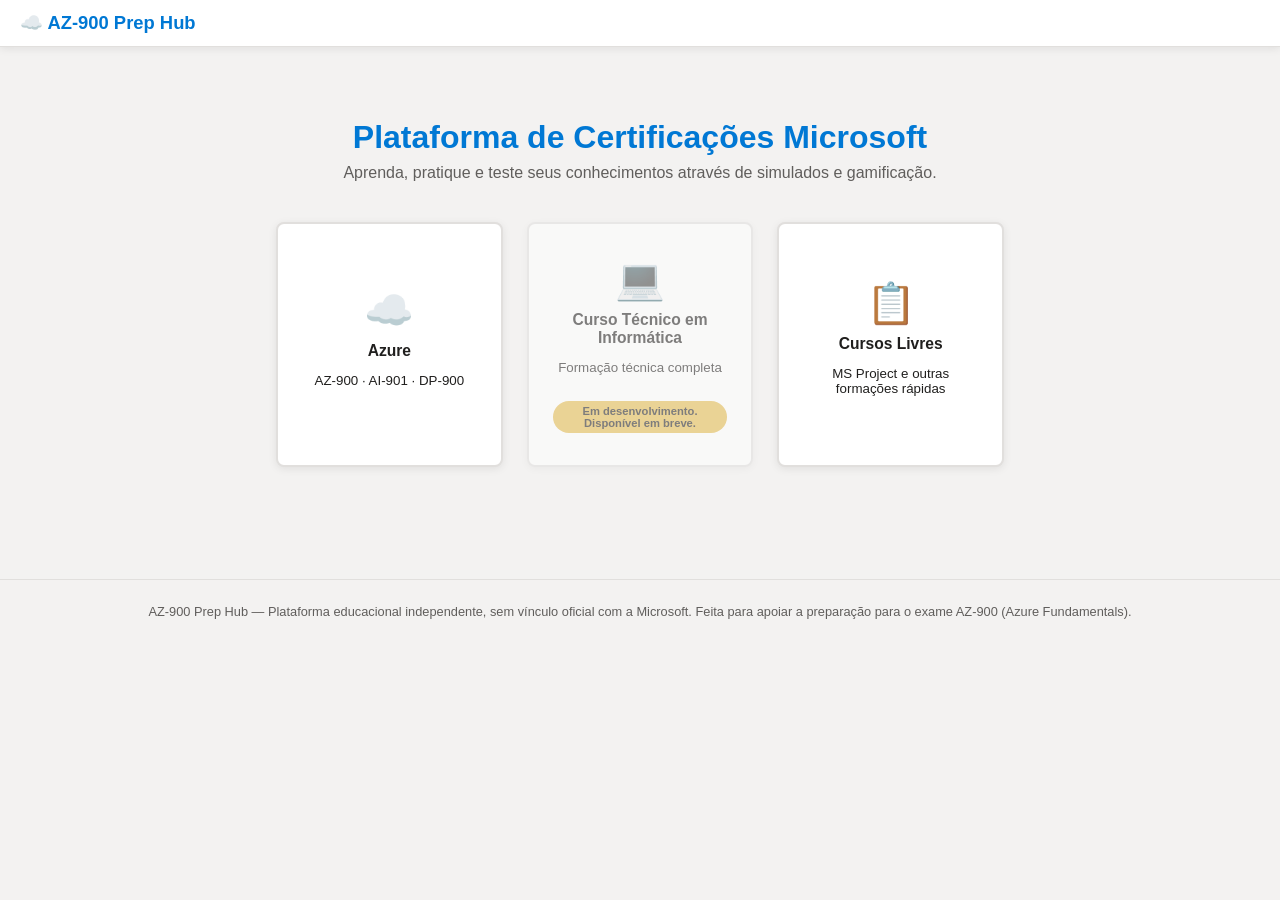
<file: index.html>
<!DOCTYPE html>
<html lang="pt-BR" data-theme="light">
<head>
<meta charset="UTF-8" />
<meta name="viewport" content="width=device-width, initial-scale=1.0" />
<title>Plataforma de Certificações Microsoft — AZ-900 Prep Hub</title>
<meta name="description" content="Plataforma completa de estudo, gamificação e simulados para a certificação Microsoft AZ-900 (Azure Fundamentals)." />
<link rel="stylesheet" href="css/style.css" />
</head>
<body class="pre-auth">

<!-- =========================================================================
     CABEÇALHO / NAVEGAÇÃO PRINCIPAL (oculto nas telas de landing/login)
     ========================================================================= -->
<header id="app-header">
  <div class="app-brand">☁️ AZ-900 Prep Hub</div>

  <nav class="app-nav" aria-label="Navegação principal">
    <button class="nav-btn" data-screen="dashboard">🏠 Início</button>
    <button class="nav-btn" data-screen="bank">📖 Banco de Questões</button>
    <button class="nav-btn" data-screen="simulado">📝 Simulado</button>
    <button class="nav-btn" data-screen="games">🎮 Jogos</button>
    <button class="nav-btn" data-screen="labs">🧪 Laboratórios</button>
    <button class="nav-btn" data-screen="history">📊 Histórico</button>
    <button class="nav-btn" data-screen="achievements">🏅 Conquistas</button>
    <button class="nav-btn" data-screen="ranking">🏆 Ranking</button>
  </nav>

  <div class="header-right">
    <div id="xp-indicator">
      <span id="xp-label">Nível 1 · 0/150 XP</span>
      <div id="xp-bar-outer" class="xp-bar-outer"><div id="xp-bar-fill" class="xp-bar-fill" style="width:0%"></div></div>
    </div>
    <span id="student-badge" class="student-badge"></span>
    <button id="switch-student-btn" class="btn-mini" title="Trocar aluno">🔄 Trocar aluno</button>
    <button id="theme-toggle" aria-label="Alternar tema claro/escuro">🌙 Modo escuro</button>
  </div>
</header>

<!-- =========================================================================
     CONTEÚDO PRINCIPAL — cada <section> é preenchida dinamicamente pelo app.js
     ========================================================================= -->
<main id="app-main">

  <section id="screen-landing" class="screen" aria-label="Página inicial de escolha de trilha"></section>

  <section id="screen-azurehub" class="screen" aria-label="Escolha de certificação dentro da trilha Azure"></section>

  <section id="screen-cursoslivreshub" class="screen" aria-label="Cursos livres - MS Project e outras formacoes"></section>

  <section id="screen-login" class="screen" aria-label="Identificação do aluno"></section>

  <section id="screen-dashboard" class="screen" aria-label="Painel inicial"></section>

  <section id="screen-bank" class="screen" aria-label="Banco de questões"></section>

  <section id="screen-simulado" class="screen" aria-label="Simulado personalizado"></section>

  <section id="screen-games" class="screen" aria-label="Jogos de gamificação"></section>

  <section id="screen-labs" class="screen" aria-label="Laboratórios práticos no portal do Azure"></section>

  <section id="screen-history" class="screen" aria-label="Histórico de simulados"></section>

  <section id="screen-achievements" class="screen" aria-label="Conquistas"></section>

  <section id="screen-ranking" class="screen" aria-label="Ranking entre alunos"></section>

</main>

<footer id="app-footer">
  AZ-900 Prep Hub — Plataforma educacional independente, sem vínculo oficial com a Microsoft. Feita para apoiar a preparação para o exame AZ-900 (Azure Fundamentals).
</footer>

<div id="toast-container" aria-live="polite"></div>

<!-- =========================================================================
     SCRIPTS — ordem importa: dados, jogos e por último o motor da aplicação
     ========================================================================= -->
<script src="js/questions.js"></script>
<script src="js/games.js"></script>
<script src="js/labs.js"></script>
<script src="js/app.js"></script>
</body>
</html>
</file>
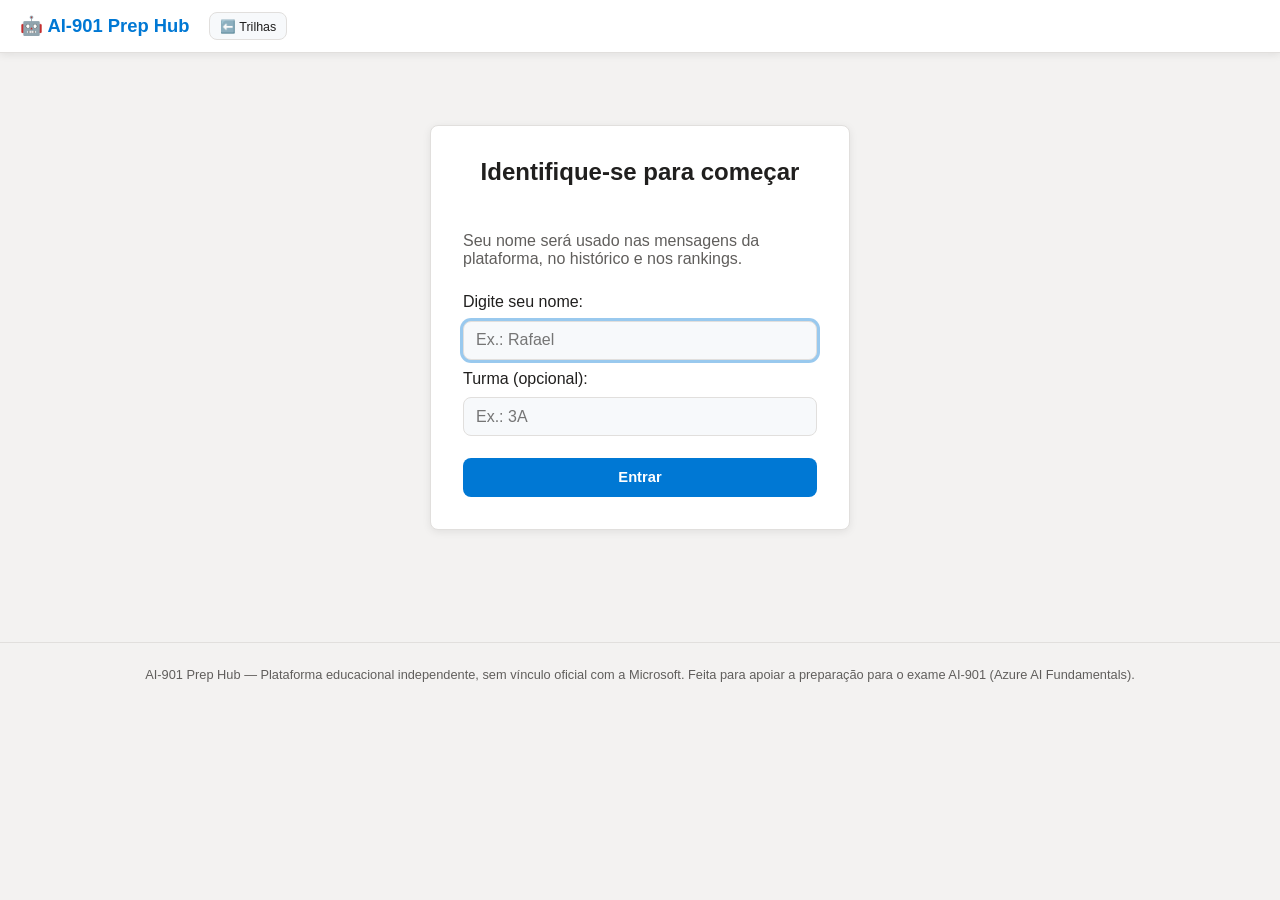
<file: ai901-platform/index.html>
<!DOCTYPE html>
<html lang="pt-BR" data-theme="light">
<head>
<meta charset="UTF-8" />
<meta name="viewport" content="width=device-width, initial-scale=1.0" />
<title>Plataforma de Certificações Microsoft — AI-901 Prep Hub</title>
<meta name="description" content="Plataforma completa de estudo, gamificação e simulados para a certificação Microsoft AI-901 (Azure AI Fundamentals)." />
<link rel="stylesheet" href="css/style.css" />
</head>
<body class="pre-auth">

<!-- =========================================================================
     CABEÇALHO / NAVEGAÇÃO PRINCIPAL (oculto na tela de login)
     ========================================================================= -->
<header id="app-header">
  <div class="app-brand">🤖 AI-901 Prep Hub</div>

  <nav class="app-nav" aria-label="Navegação principal">
    <button class="nav-btn" data-screen="dashboard">🏠 Início</button>
    <button class="nav-btn" data-screen="bank">📖 Banco de Questões</button>
    <button class="nav-btn" data-screen="simulado">📝 Simulado</button>
    <button class="nav-btn" data-screen="games">🎮 Jogos</button>
    <button class="nav-btn" data-screen="labs">🧪 Laboratórios</button>
    <button class="nav-btn" data-screen="history">📊 Histórico</button>
    <button class="nav-btn" data-screen="achievements">🏅 Conquistas</button>
    <button class="nav-btn" data-screen="ranking">🏆 Ranking</button>
  </nav>

  <div class="header-right">
    <div id="xp-indicator">
      <span id="xp-label">Nível 1 · 0/150 XP</span>
      <div id="xp-bar-outer" class="xp-bar-outer"><div id="xp-bar-fill" class="xp-bar-fill" style="width:0%"></div></div>
    </div>
    <span id="student-badge" class="student-badge"></span>
    <button id="back-to-hub-btn" class="btn-mini" title="Voltar para a página inicial">⬅️ Trilhas</button>
    <button id="switch-student-btn" class="btn-mini" title="Trocar aluno">🔄 Trocar aluno</button>
    <button id="theme-toggle" aria-label="Alternar tema claro/escuro">🌙 Modo escuro</button>
  </div>
</header>

<!-- =========================================================================
     CONTEÚDO PRINCIPAL — cada <section> é preenchida dinamicamente pelo app.js
     ========================================================================= -->
<main id="app-main">

  <section id="screen-login" class="screen" aria-label="Identificação do aluno"></section>

  <section id="screen-dashboard" class="screen" aria-label="Painel inicial"></section>

  <section id="screen-bank" class="screen" aria-label="Banco de questões"></section>

  <section id="screen-simulado" class="screen" aria-label="Simulado personalizado"></section>

  <section id="screen-games" class="screen" aria-label="Jogos de gamificação"></section>

  <section id="screen-labs" class="screen" aria-label="Laboratórios práticos no Microsoft Foundry"></section>

  <section id="screen-history" class="screen" aria-label="Histórico de simulados"></section>

  <section id="screen-achievements" class="screen" aria-label="Conquistas"></section>

  <section id="screen-ranking" class="screen" aria-label="Ranking entre alunos"></section>

</main>

<footer id="app-footer">
  AI-901 Prep Hub — Plataforma educacional independente, sem vínculo oficial com a Microsoft. Feita para apoiar a preparação para o exame AI-901 (Azure AI Fundamentals).
</footer>

<div id="toast-container" aria-live="polite"></div>

<!-- =========================================================================
     SCRIPTS — ordem importa: dados, jogos e por último o motor da aplicação
     ========================================================================= -->
<script src="js/questions.js"></script>
<script src="js/games.js"></script>
<script src="js/labs.js"></script>
<script src="js/app.js"></script>
</body>
</html>
</file>
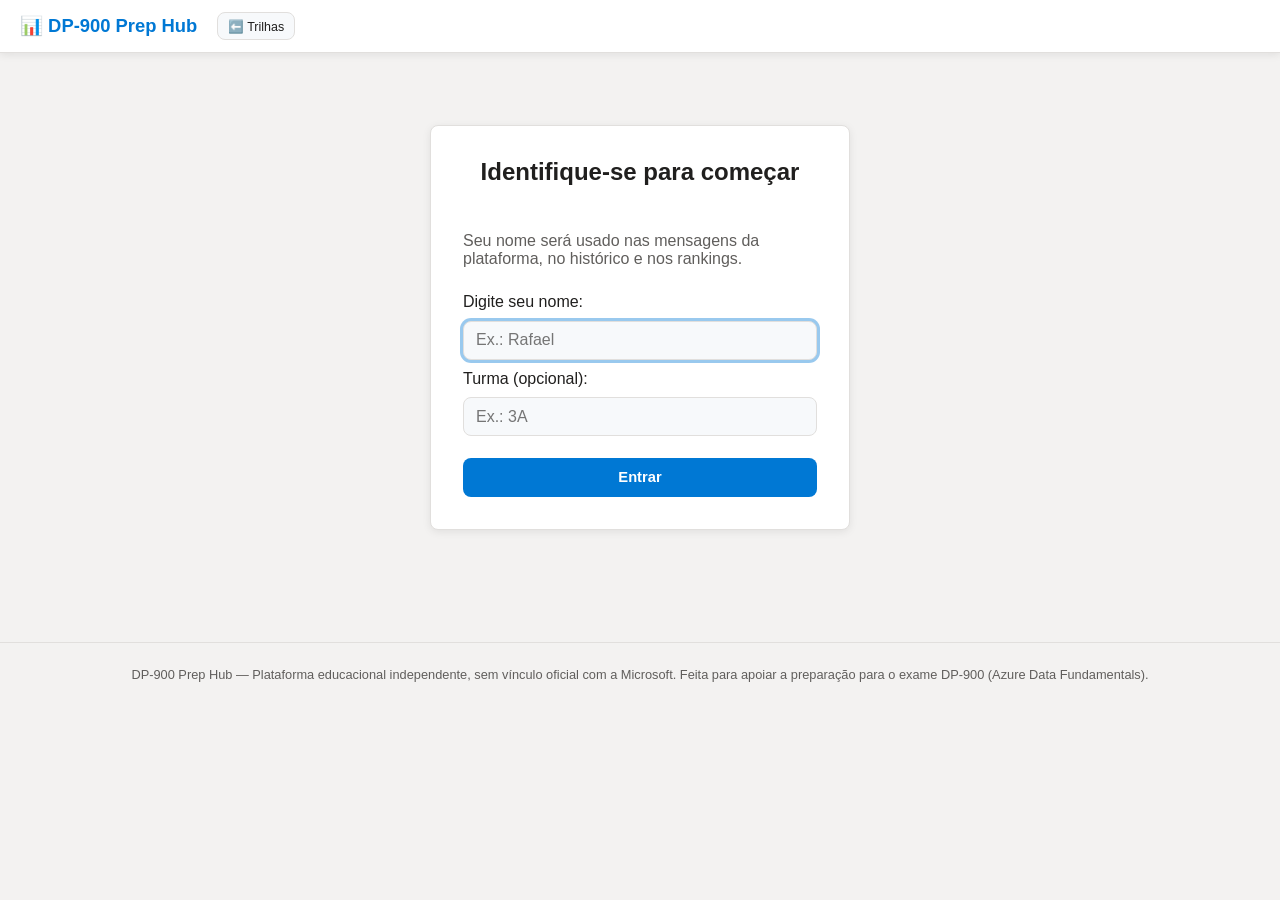
<file: dp900-platform/index.html>
<!DOCTYPE html>
<html lang="pt-BR" data-theme="light">
<head>
<meta charset="UTF-8" />
<meta name="viewport" content="width=device-width, initial-scale=1.0" />
<title>Plataforma de Certificações Microsoft — DP-900 Prep Hub</title>
<meta name="description" content="Plataforma completa de estudo, gamificação e simulados para a certificação Microsoft DP-900 (Azure Data Fundamentals)." />
<link rel="stylesheet" href="css/style.css" />
</head>
<body class="pre-auth">

<!-- =========================================================================
     CABEÇALHO / NAVEGAÇÃO PRINCIPAL (oculto na tela de login)
     ========================================================================= -->
<header id="app-header">
  <div class="app-brand">📊 DP-900 Prep Hub</div>

  <nav class="app-nav" aria-label="Navegação principal">
    <button class="nav-btn" data-screen="dashboard">🏠 Início</button>
    <button class="nav-btn" data-screen="bank">📖 Banco de Questões</button>
    <button class="nav-btn" data-screen="simulado">📝 Simulado</button>
    <button class="nav-btn" data-screen="games">🎮 Jogos</button>
    <button class="nav-btn" data-screen="labs">🧪 Laboratórios</button>
    <button class="nav-btn" data-screen="history">📊 Histórico</button>
    <button class="nav-btn" data-screen="achievements">🏅 Conquistas</button>
    <button class="nav-btn" data-screen="ranking">🏆 Ranking</button>
  </nav>

  <div class="header-right">
    <div id="xp-indicator">
      <span id="xp-label">Nível 1 · 0/150 XP</span>
      <div id="xp-bar-outer" class="xp-bar-outer"><div id="xp-bar-fill" class="xp-bar-fill" style="width:0%"></div></div>
    </div>
    <span id="student-badge" class="student-badge"></span>
    <button id="back-to-hub-btn" class="btn-mini" title="Voltar para a página inicial">⬅️ Trilhas</button>
    <button id="switch-student-btn" class="btn-mini" title="Trocar aluno">🔄 Trocar aluno</button>
    <button id="theme-toggle" aria-label="Alternar tema claro/escuro">🌙 Modo escuro</button>
  </div>
</header>

<!-- =========================================================================
     CONTEÚDO PRINCIPAL — cada <section> é preenchida dinamicamente pelo app.js
     ========================================================================= -->
<main id="app-main">

  <section id="screen-login" class="screen" aria-label="Identificação do aluno"></section>

  <section id="screen-dashboard" class="screen" aria-label="Painel inicial"></section>

  <section id="screen-bank" class="screen" aria-label="Banco de questões"></section>

  <section id="screen-simulado" class="screen" aria-label="Simulado personalizado"></section>

  <section id="screen-games" class="screen" aria-label="Jogos de gamificação"></section>

  <section id="screen-labs" class="screen" aria-label="Laboratórios práticos no portal do Azure"></section>

  <section id="screen-history" class="screen" aria-label="Histórico de simulados"></section>

  <section id="screen-achievements" class="screen" aria-label="Conquistas"></section>

  <section id="screen-ranking" class="screen" aria-label="Ranking entre alunos"></section>

</main>

<footer id="app-footer">
  DP-900 Prep Hub — Plataforma educacional independente, sem vínculo oficial com a Microsoft. Feita para apoiar a preparação para o exame DP-900 (Azure Data Fundamentals).
</footer>

<div id="toast-container" aria-live="polite"></div>

<!-- =========================================================================
     SCRIPTS — ordem importa: dados, jogos e por último o motor da aplicação
     ========================================================================= -->
<script src="js/questions.js"></script>
<script src="js/games.js"></script>
<script src="js/labs.js"></script>
<script src="js/app.js"></script>
</body>
</html>
</file>
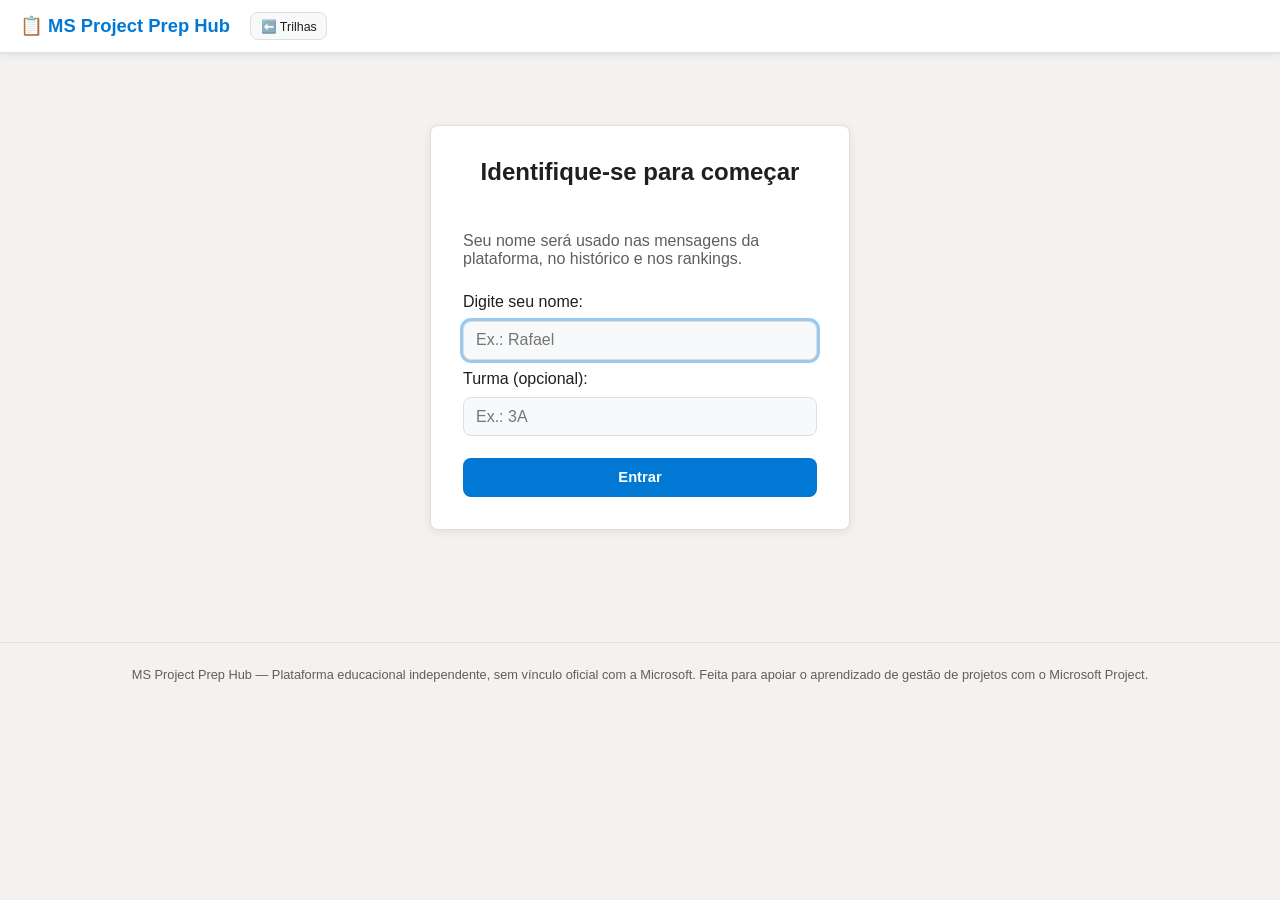
<file: msproject-platform/index.html>
<!DOCTYPE html>
<html lang="pt-BR" data-theme="light">
<head>
<meta charset="UTF-8" />
<meta name="viewport" content="width=device-width, initial-scale=1.0" />
<title>Cursos Livres — MS Project Prep Hub</title>
<meta name="description" content="Plataforma completa de estudo, gamificação e simulados para o curso de gestão de projetos com Microsoft Project." />
<link rel="stylesheet" href="css/style.css" />
</head>
<body class="pre-auth">

<!-- =========================================================================
     CABEÇALHO / NAVEGAÇÃO PRINCIPAL (oculto na tela de login)
     ========================================================================= -->
<header id="app-header">
  <div class="app-brand">📋 MS Project Prep Hub</div>

  <nav class="app-nav" aria-label="Navegação principal">
    <button class="nav-btn" data-screen="dashboard">🏠 Início</button>
    <button class="nav-btn" data-screen="bank">📖 Banco de Questões</button>
    <button class="nav-btn" data-screen="simulado">📝 Simulado</button>
    <button class="nav-btn" data-screen="games">🎮 Jogos</button>
    <button class="nav-btn" data-screen="labs">🧪 Laboratórios</button>
    <button class="nav-btn" data-screen="history">📊 Histórico</button>
    <button class="nav-btn" data-screen="achievements">🏅 Conquistas</button>
    <button class="nav-btn" data-screen="ranking">🏆 Ranking</button>
  </nav>

  <div class="header-right">
    <div id="xp-indicator">
      <span id="xp-label">Nível 1 · 0/150 XP</span>
      <div id="xp-bar-outer" class="xp-bar-outer"><div id="xp-bar-fill" class="xp-bar-fill" style="width:0%"></div></div>
    </div>
    <span id="student-badge" class="student-badge"></span>
    <button id="back-to-hub-btn" class="btn-mini" title="Voltar para a página inicial">⬅️ Trilhas</button>
    <button id="switch-student-btn" class="btn-mini" title="Trocar aluno">🔄 Trocar aluno</button>
    <button id="theme-toggle" aria-label="Alternar tema claro/escuro">🌙 Modo escuro</button>
  </div>
</header>

<!-- =========================================================================
     CONTEÚDO PRINCIPAL — cada <section> é preenchida dinamicamente pelo app.js
     ========================================================================= -->
<main id="app-main">

  <section id="screen-login" class="screen" aria-label="Identificação do aluno"></section>

  <section id="screen-dashboard" class="screen" aria-label="Painel inicial"></section>

  <section id="screen-bank" class="screen" aria-label="Banco de questões"></section>

  <section id="screen-simulado" class="screen" aria-label="Simulado personalizado"></section>

  <section id="screen-games" class="screen" aria-label="Jogos de gamificação"></section>

  <section id="screen-labs" class="screen" aria-label="Laboratórios práticos no Microsoft Project"></section>

  <section id="screen-history" class="screen" aria-label="Histórico de simulados"></section>

  <section id="screen-achievements" class="screen" aria-label="Conquistas"></section>

  <section id="screen-ranking" class="screen" aria-label="Ranking entre alunos"></section>

</main>

<footer id="app-footer">
  MS Project Prep Hub — Plataforma educacional independente, sem vínculo oficial com a Microsoft. Feita para apoiar o aprendizado de gestão de projetos com o Microsoft Project.
</footer>

<div id="toast-container" aria-live="polite"></div>

<!-- =========================================================================
     SCRIPTS — ordem importa: dados, jogos e por último o motor da aplicação
     ========================================================================= -->
<script src="js/questions.js"></script>
<script src="js/games.js"></script>
<script src="js/labs.js"></script>
<script src="js/app.js"></script>
</body>
</html>
</file>
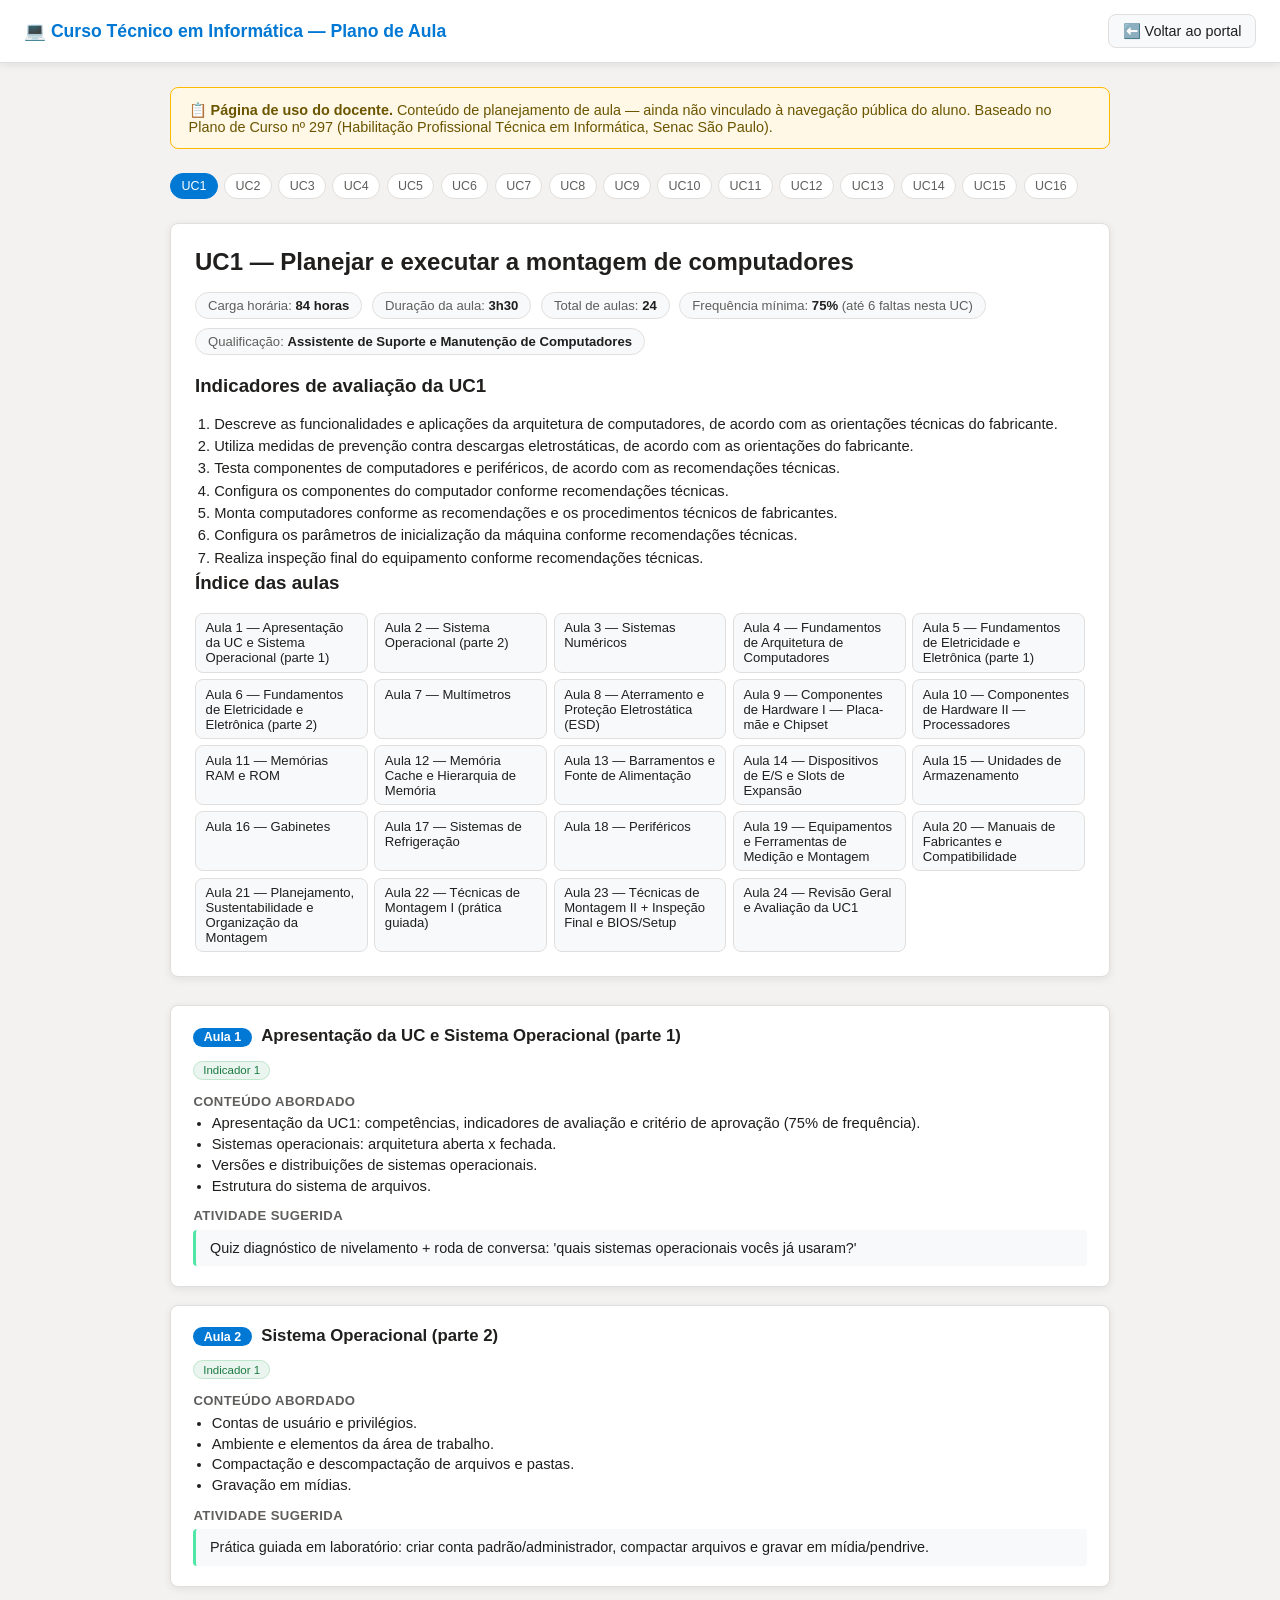
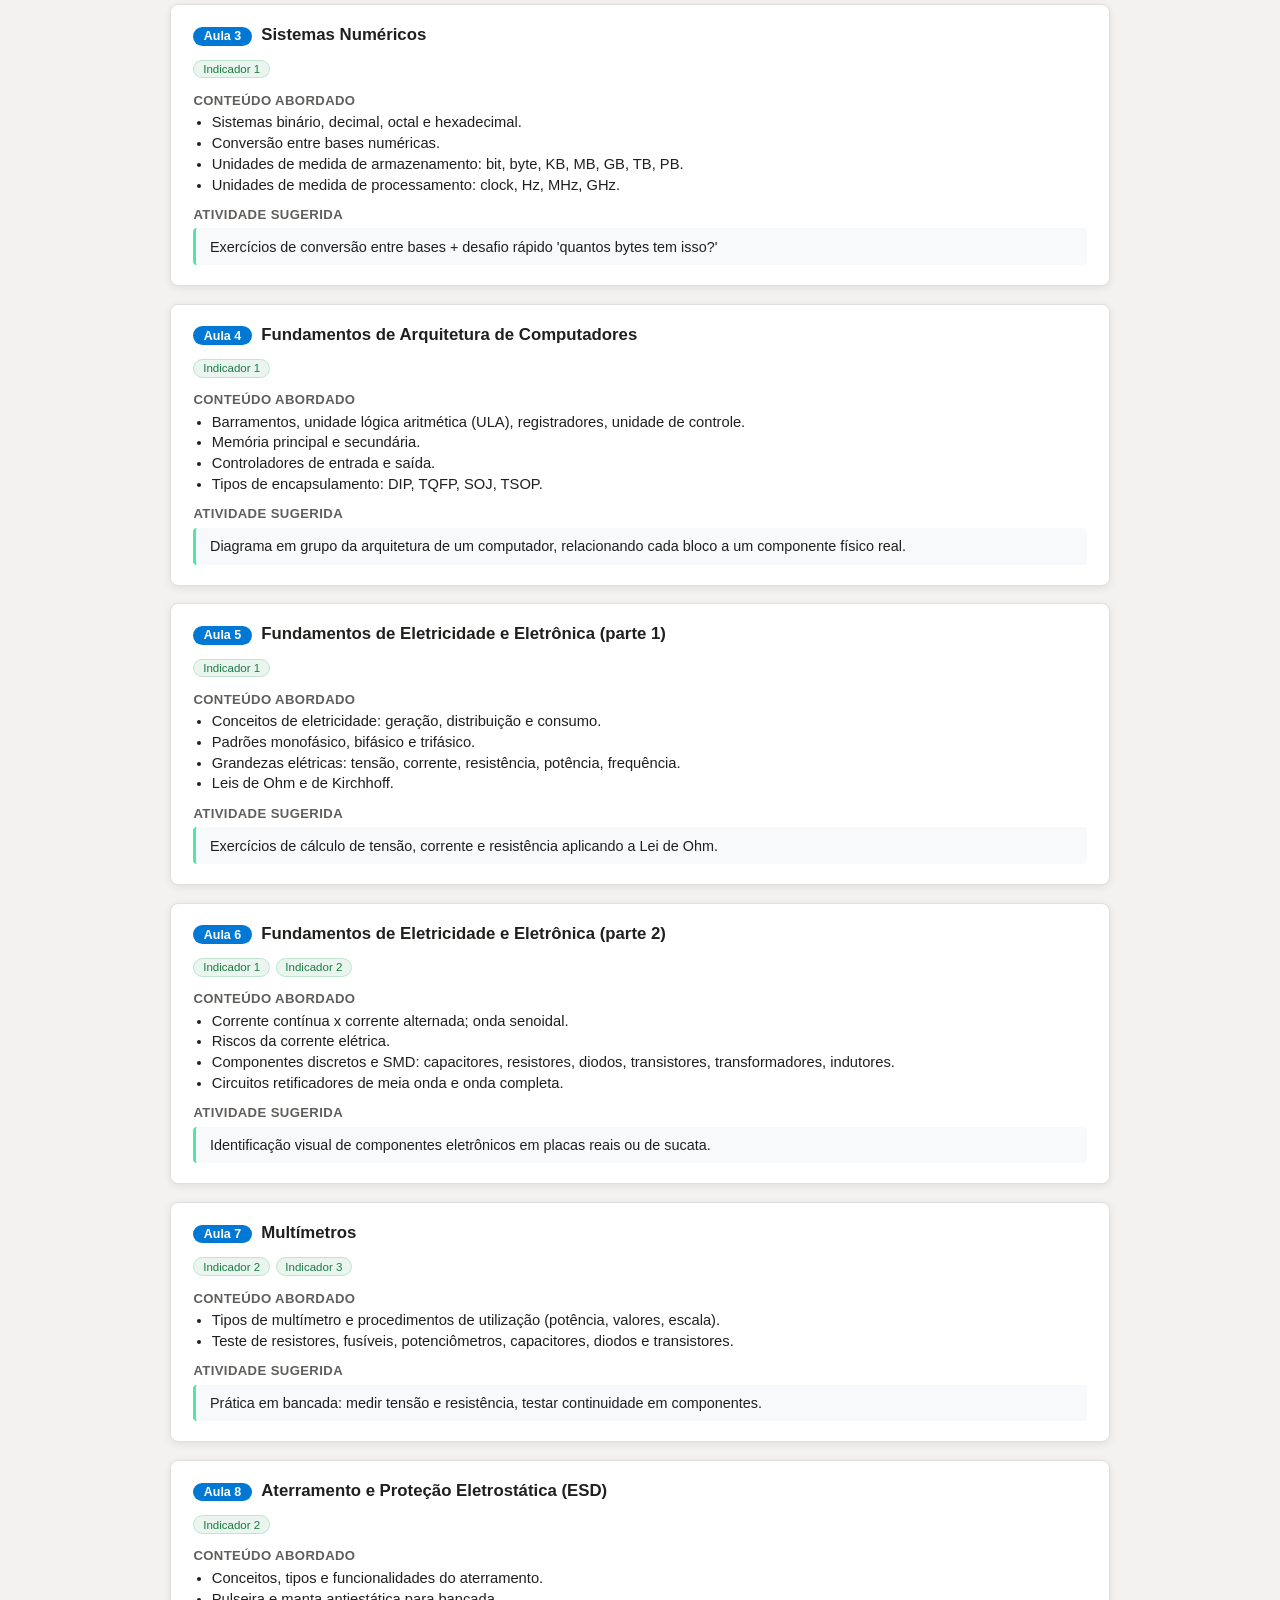
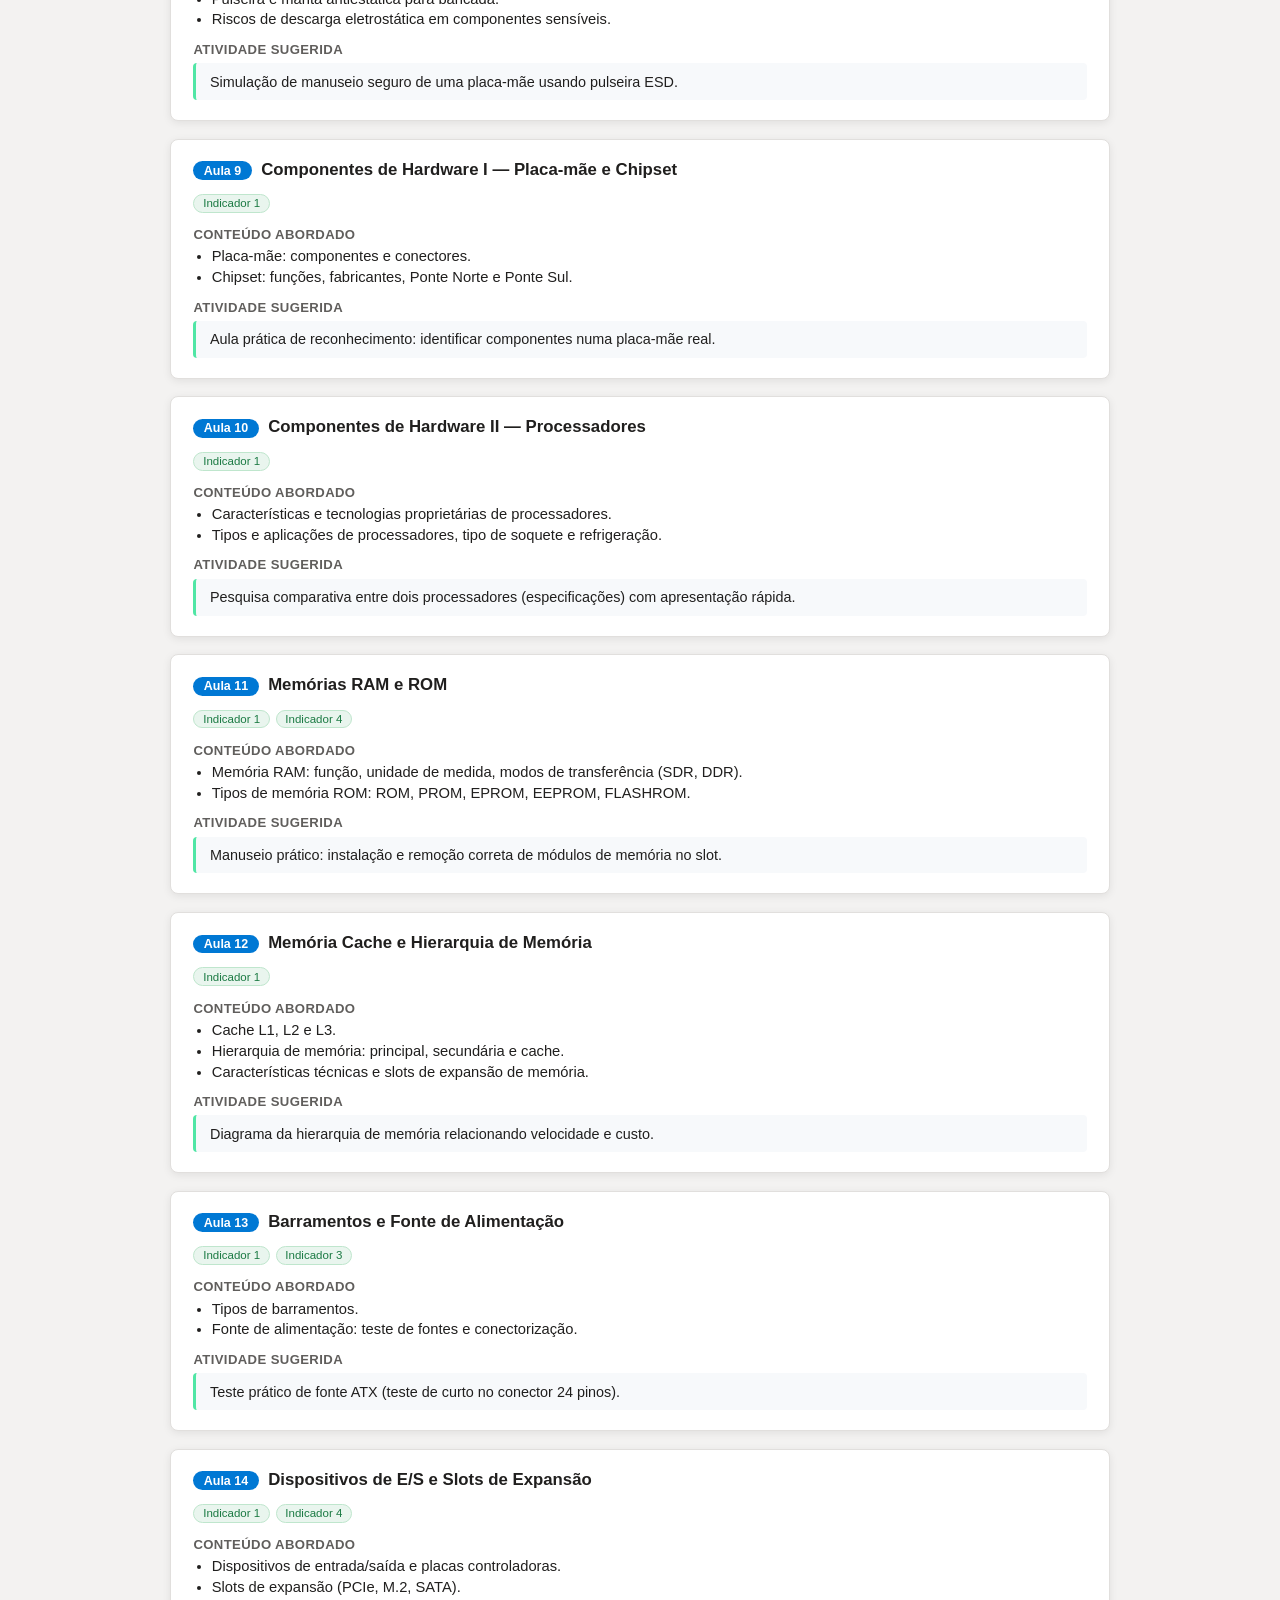
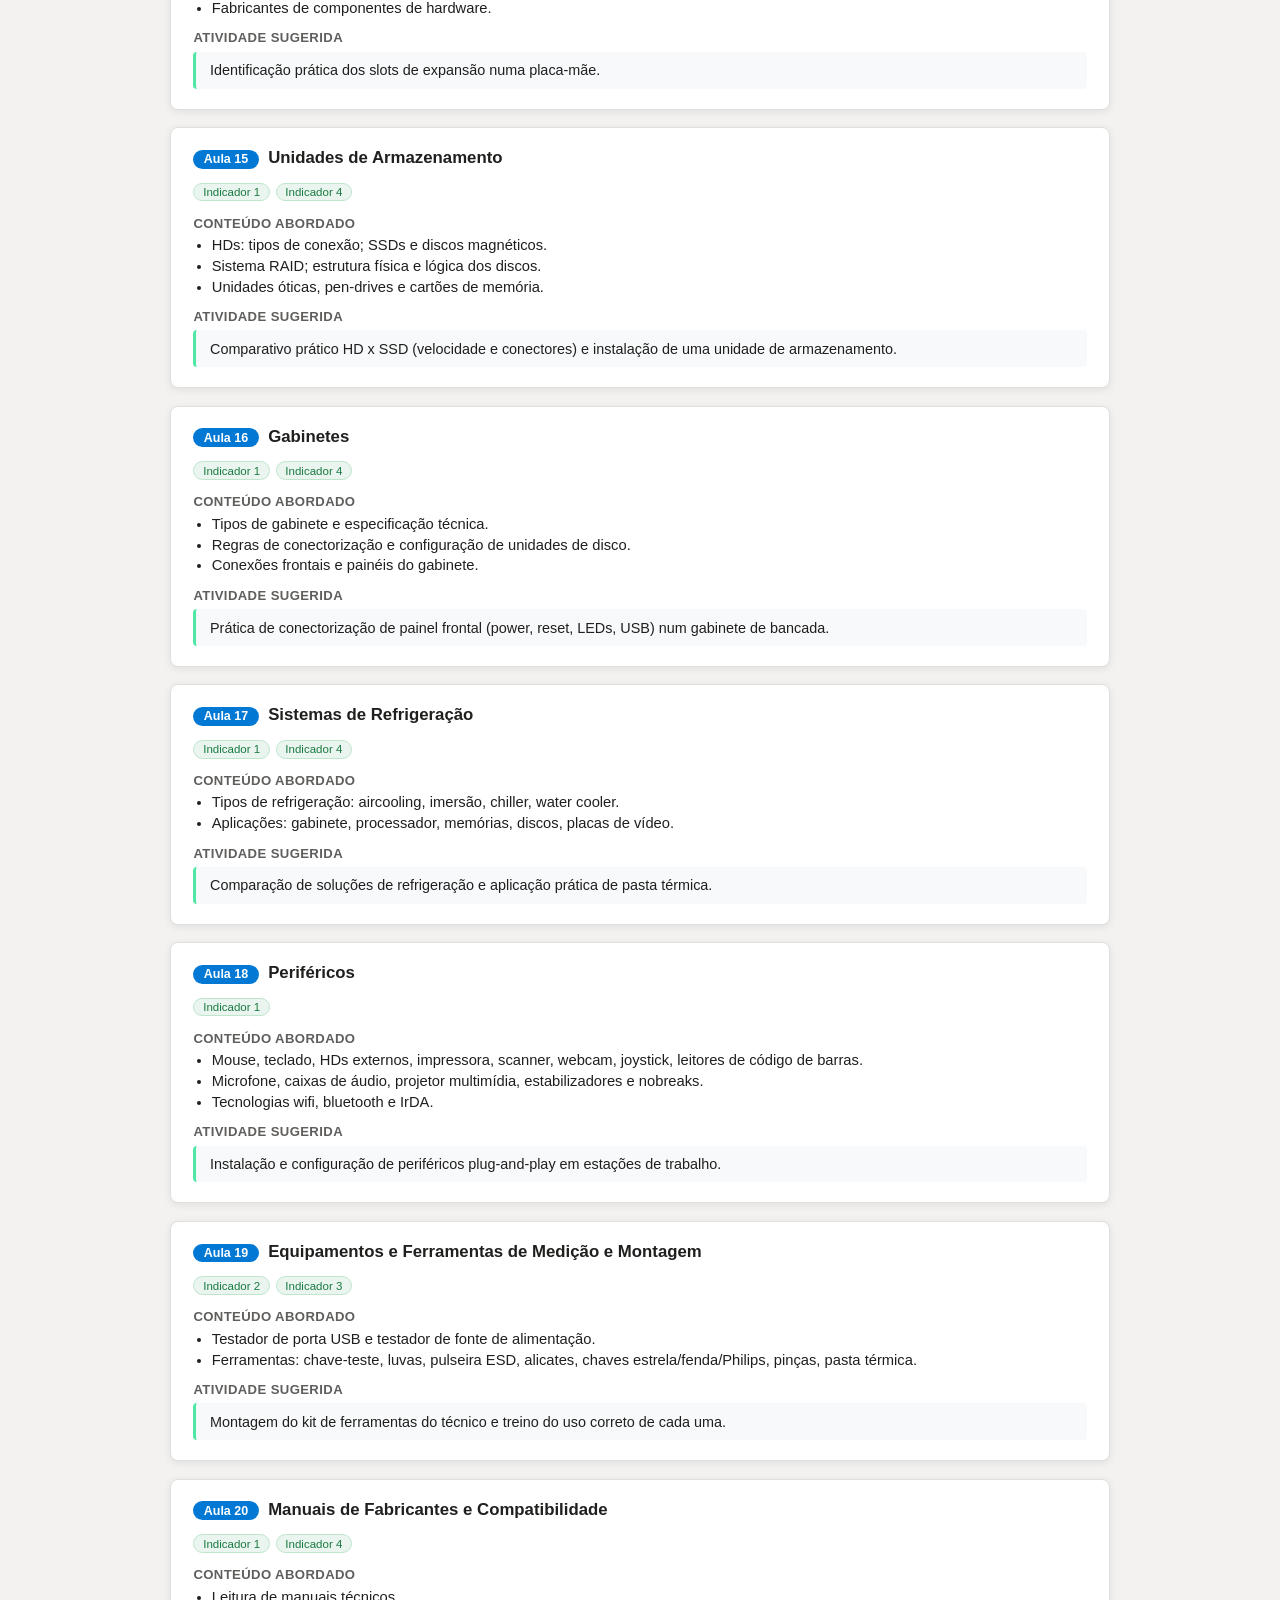
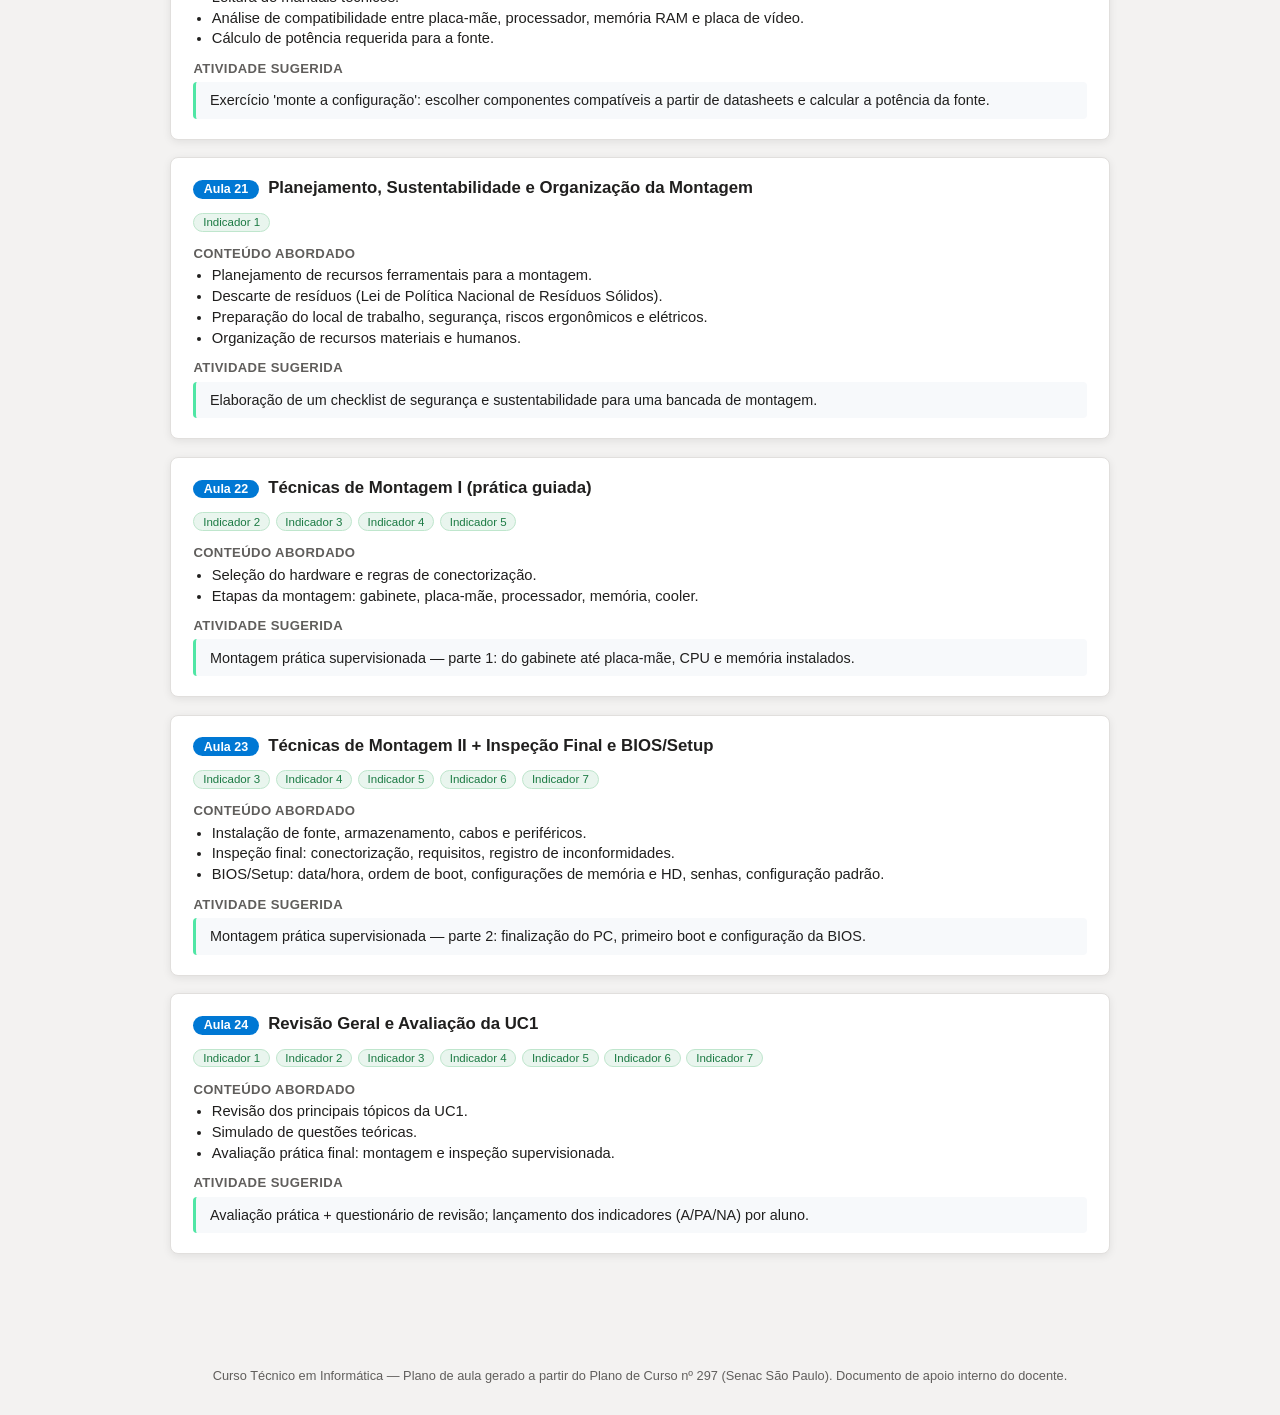
<file: curso-tecnico-platform/plano-de-aula.html>
<!DOCTYPE html>
<html lang="pt-BR" data-theme="light">
<head>
<meta charset="UTF-8" />
<meta name="viewport" content="width=device-width, initial-scale=1.0" />
<title>Plano de Aula | Curso Técnico em Informática</title>
<meta name="description" content="Plano de aula por Unidade Curricular — Curso Técnico em Informática, Senac. Uso do docente." />
<style>
  :root {
    --color-primary: #0078D4;
    --color-primary-dark: #005A9E;
    --color-accent: #50E6A5;
    --color-warning: #FFB900;
    --bg-body: #F3F2F1;
    --bg-surface: #FFFFFF;
    --bg-surface-alt: #F7F9FB;
    --bg-header: #FFFFFF;
    --text-primary: #201F1E;
    --text-secondary: #605E5C;
    --border-color: #E1DFDD;
    --shadow: 0 2px 8px rgba(0,0,0,0.08);
    --radius: 8px;
  }
  * { box-sizing: border-box; }
  html, body {
    margin: 0; padding: 0;
    background: var(--bg-body);
    color: var(--text-primary);
    font-family: "Segoe UI", "Segoe UI Web", Roboto, "Helvetica Neue", Arial, sans-serif;
  }
  a { color: var(--color-primary); }
  h1, h2, h3, h4 { font-weight: 600; margin-top: 0; }

  header.page-header {
    background: var(--bg-header);
    border-bottom: 1px solid var(--border-color);
    padding: 0.9rem 1.5rem;
    display: flex;
    align-items: center;
    justify-content: space-between;
    flex-wrap: wrap;
    gap: 0.75rem;
    position: sticky;
    top: 0;
    z-index: 50;
    box-shadow: var(--shadow);
  }
  .brand { font-weight: 700; font-size: 1.1rem; color: var(--color-primary); }
  .back-link {
    text-decoration: none;
    font-size: 0.9rem;
    padding: 0.45rem 0.85rem;
    border: 1px solid var(--border-color);
    border-radius: var(--radius);
    color: var(--text-primary);
    background: var(--bg-surface-alt);
  }

  main { max-width: 980px; margin: 0 auto; padding: 1.5rem 1.25rem 4rem; }

  .docente-banner {
    background: #FFF8E6;
    border: 1px solid var(--color-warning);
    border-radius: var(--radius);
    padding: 0.85rem 1.1rem;
    font-size: 0.9rem;
    margin-bottom: 1.5rem;
    color: #6B5500;
  }

  .uc-nav {
    display: flex;
    flex-wrap: wrap;
    gap: 0.4rem;
    margin-bottom: 1.5rem;
  }
  .uc-nav a {
    text-decoration: none;
    font-size: 0.78rem;
    padding: 0.3rem 0.65rem;
    border: 1px solid var(--border-color);
    border-radius: 999px;
    color: var(--text-secondary);
    background: var(--bg-surface);
  }
  .uc-nav a.current {
    background: var(--color-primary);
    color: #fff;
    border-color: var(--color-primary);
  }

  .uc-summary {
    background: var(--bg-surface);
    border: 1px solid var(--border-color);
    border-radius: var(--radius);
    box-shadow: var(--shadow);
    padding: 1.5rem;
    margin-bottom: 1.75rem;
  }
  .uc-summary h1 { font-size: 1.5rem; }
  .uc-summary .meta {
    display: flex; flex-wrap: wrap; gap: 0.6rem;
    margin: 0.75rem 0 1.25rem;
  }
  .badge {
    background: var(--bg-surface-alt);
    border: 1px solid var(--border-color);
    border-radius: 999px;
    padding: 0.3rem 0.75rem;
    font-size: 0.82rem;
    color: var(--text-secondary);
  }
  .badge strong { color: var(--text-primary); }

  .indicadores-list { margin: 0; padding-left: 1.2rem; }
  .indicadores-list li { margin-bottom: 0.4rem; font-size: 0.92rem; }

  .index-jump {
    display: grid;
    grid-template-columns: repeat(auto-fill, minmax(150px, 1fr));
    gap: 0.4rem;
    margin-top: 1rem;
  }
  .index-jump a {
    display: block;
    font-size: 0.82rem;
    text-decoration: none;
    background: var(--bg-surface-alt);
    border: 1px solid var(--border-color);
    border-radius: var(--radius);
    padding: 0.4rem 0.6rem;
    color: var(--text-primary);
  }
  .index-jump a:hover { border-color: var(--color-primary); color: var(--color-primary); }

  .aula-card {
    background: var(--bg-surface);
    border: 1px solid var(--border-color);
    border-radius: var(--radius);
    box-shadow: var(--shadow);
    padding: 1.25rem 1.4rem;
    margin-bottom: 1.1rem;
    scroll-margin-top: 5.5rem;
  }
  .aula-card h2 {
    font-size: 1.05rem;
    display: flex;
    align-items: baseline;
    gap: 0.6rem;
    flex-wrap: wrap;
  }
  .aula-num {
    color: #fff;
    background: var(--color-primary);
    border-radius: 999px;
    font-size: 0.78rem;
    padding: 0.15rem 0.65rem;
    font-weight: 700;
  }
  .aula-indicadores {
    display: flex; gap: 0.35rem; flex-wrap: wrap; margin: 0.4rem 0 0.85rem;
  }
  .ind-badge {
    font-size: 0.72rem;
    background: #E9F5EE;
    color: #1B7A43;
    border-radius: 999px;
    padding: 0.15rem 0.55rem;
    border: 1px solid #BFE6CD;
  }
  .aula-card h4 {
    font-size: 0.82rem;
    text-transform: uppercase;
    letter-spacing: 0.03em;
    color: var(--text-secondary);
    margin: 0.9rem 0 0.4rem;
  }
  .aula-card ul { margin: 0; padding-left: 1.15rem; }
  .aula-card li { font-size: 0.92rem; margin-bottom: 0.3rem; }
  .atividade-box {
    background: var(--bg-surface-alt);
    border-left: 3px solid var(--color-accent);
    border-radius: 4px;
    padding: 0.65rem 0.85rem;
    font-size: 0.9rem;
    margin-top: 0.4rem;
  }

  footer.page-footer {
    text-align: center;
    font-size: 0.8rem;
    color: var(--text-secondary);
    padding: 2rem 1rem;
  }

  .loading-msg, .error-msg {
    padding: 2rem;
    text-align: center;
    color: var(--text-secondary);
  }
  .error-msg { color: #B4232C; }
</style>
</head>
<body>

<header class="page-header">
  <span class="brand">💻 Curso Técnico em Informática — Plano de Aula</span>
  <a class="back-link" href="../index.html">⬅️ Voltar ao portal</a>
</header>

<main>

  <div class="docente-banner">
    📋 <strong>Página de uso do docente.</strong> Conteúdo de planejamento de aula — ainda não vinculado à navegação pública do aluno. Baseado no Plano de Curso nº 297 (Habilitação Profissional Técnica em Informática, Senac São Paulo).
  </div>

  <nav class="uc-nav" id="uc-nav"></nav>

  <div id="page-body">
    <div class="loading-msg">Carregando plano de aula…</div>
  </div>

</main>

<footer class="page-footer">
  Curso Técnico em Informática — Plano de aula gerado a partir do Plano de Curso nº 297 (Senac São Paulo). Documento de apoio interno do docente.
</footer>

<script>
const ALL_UCS = ["UC1","UC2","UC3","UC4","UC5","UC6","UC7","UC8","UC9","UC10","UC11","UC12","UC13","UC14","UC15","UC16"];

function getUcParam() {
  const params = new URLSearchParams(window.location.search);
  const raw = (params.get("uc") || "1").toUpperCase();
  return raw.startsWith("UC") ? raw : "UC" + raw;
}

function renderNav(currentUc) {
  const nav = document.getElementById("uc-nav");
  nav.innerHTML = ALL_UCS.map(code => {
    const num = code.replace("UC", "");
    const cls = code === currentUc ? ' class="current"' : "";
    return `<a href="plano-de-aula.html?uc=${num}"${cls}>${code}</a>`;
  }).join("\n");
}

function renderPage(cfg) {
  const numAulas = cfg.aulas.length;
  const faltasMax = Math.floor(numAulas * 0.25);
  const freqBadge = cfg.is_projeto_integrador
    ? `Critério de aprovação: <strong>apenas Menção D</strong> (não exige 75% de frequência)`
    : `Frequência mínima: <strong>75%</strong> (até ${faltasMax} faltas nesta UC)`;

  const indicadoresHtml = cfg.indicadores.map(ind => `<li>${ind}</li>`).join("\n");

  const body = document.getElementById("page-body");
  body.innerHTML = `
    <div class="uc-summary">
      <h1>${cfg.uc_code} — ${cfg.uc_title}</h1>
      <div class="meta">
        <span class="badge">Carga horária: <strong>${cfg.carga_horaria_horas} horas</strong></span>
        <span class="badge">Duração da aula: <strong>3h30</strong></span>
        <span class="badge">Total de aulas: <strong>${numAulas}</strong></span>
        <span class="badge">${freqBadge}</span>
        <span class="badge">Qualificação: <strong>${cfg.qualificacao}</strong></span>
      </div>
      <h3>Indicadores de avaliação da ${cfg.uc_code}</h3>
      <ol class="indicadores-list">${indicadoresHtml}</ol>
      <h3>Índice das aulas</h3>
      <div class="index-jump" id="index-jump"></div>
    </div>
    <div id="aulas-container"></div>
  `;

  const container = document.getElementById("aulas-container");
  const indexJump = document.getElementById("index-jump");

  cfg.aulas.forEach(aula => {
    const link = document.createElement("a");
    link.href = "#aula-" + aula.numero;
    link.textContent = "Aula " + aula.numero + " — " + aula.titulo;
    indexJump.appendChild(link);

    const card = document.createElement("div");
    card.className = "aula-card";
    card.id = "aula-" + aula.numero;

    const indBadges = aula.indicadores.map(n => `<span class="ind-badge">Indicador ${n}</span>`).join("");
    const conteudoItems = aula.conteudo.map(c => `<li>${c}</li>`).join("");

    card.innerHTML = `
      <h2><span class="aula-num">Aula ${aula.numero}</span> ${aula.titulo}</h2>
      <div class="aula-indicadores">${indBadges}</div>
      <h4>Conteúdo abordado</h4>
      <ul>${conteudoItems}</ul>
      <h4>Atividade sugerida</h4>
      <div class="atividade-box">${aula.atividade}</div>
    `;
    container.appendChild(card);
  });
}

async function init() {
  const ucParam = getUcParam();
  renderNav(ucParam);
  const num = ucParam.replace("UC", "");
  try {
    const res = await fetch(`data/uc${num}.json`);
    if (!res.ok) throw new Error("HTTP " + res.status);
    const cfg = await res.json();
    document.title = `${cfg.uc_code} — Plano de Aula | Curso Técnico em Informática`;
    renderPage(cfg);
  } catch (err) {
    document.getElementById("page-body").innerHTML =
      `<div class="error-msg">Não foi possível carregar o plano de aula de ${ucParam}. (${err.message})<br>Verifique se o arquivo data/uc${num}.json já foi publicado.</div>`;
  }
}

init();
</script>

</body>
</html>
</file>
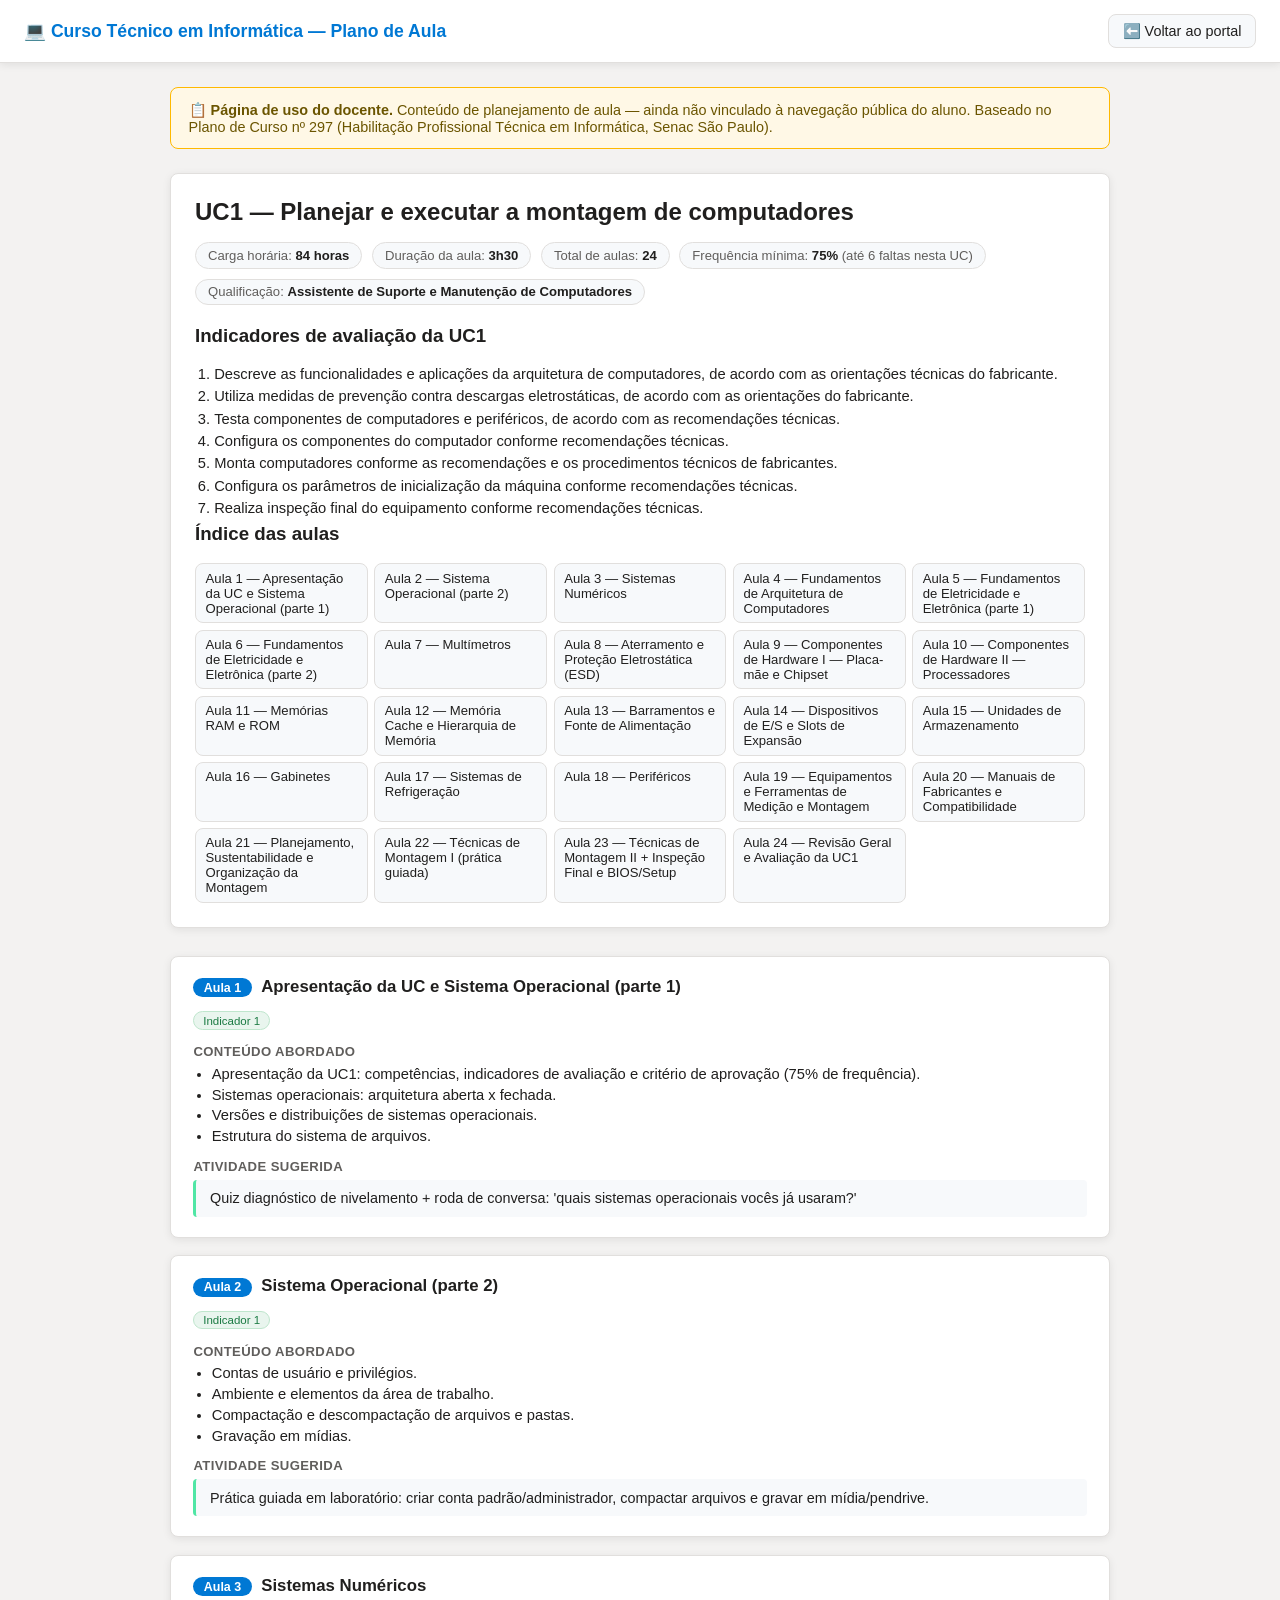
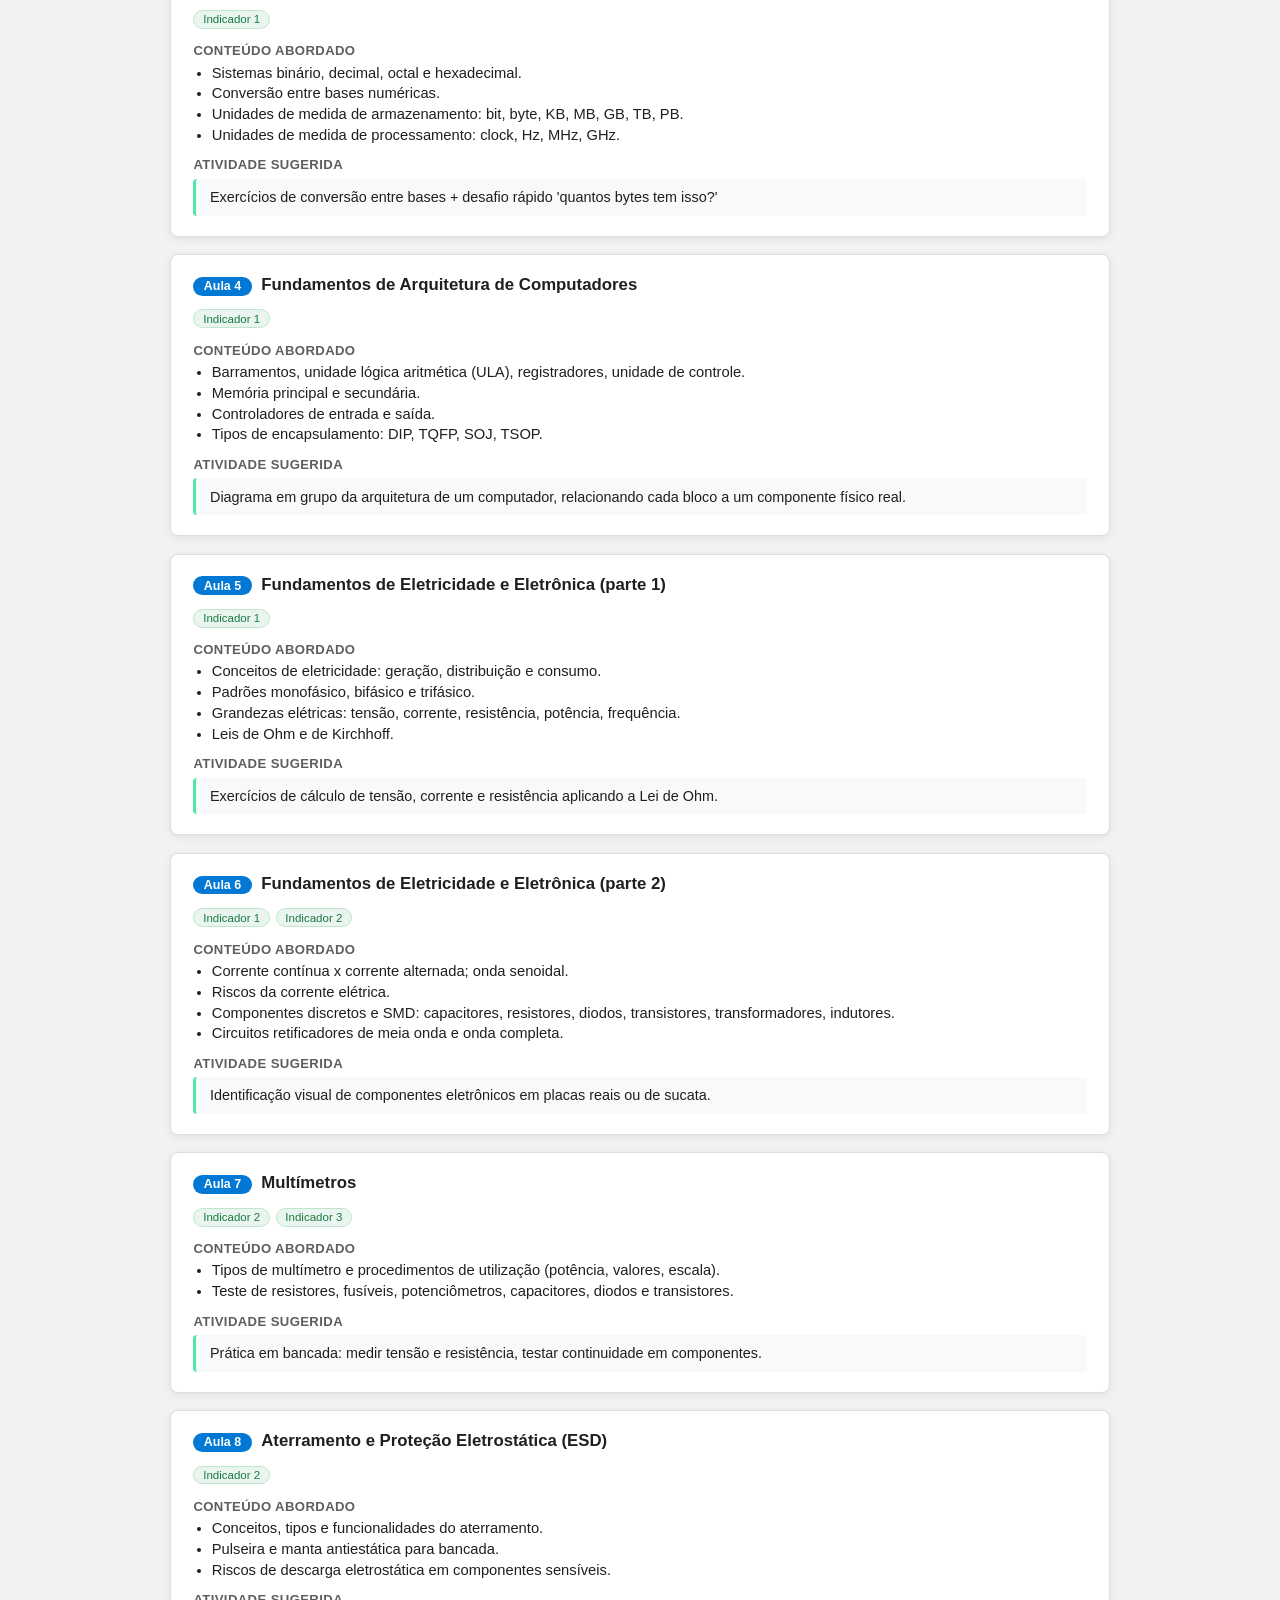
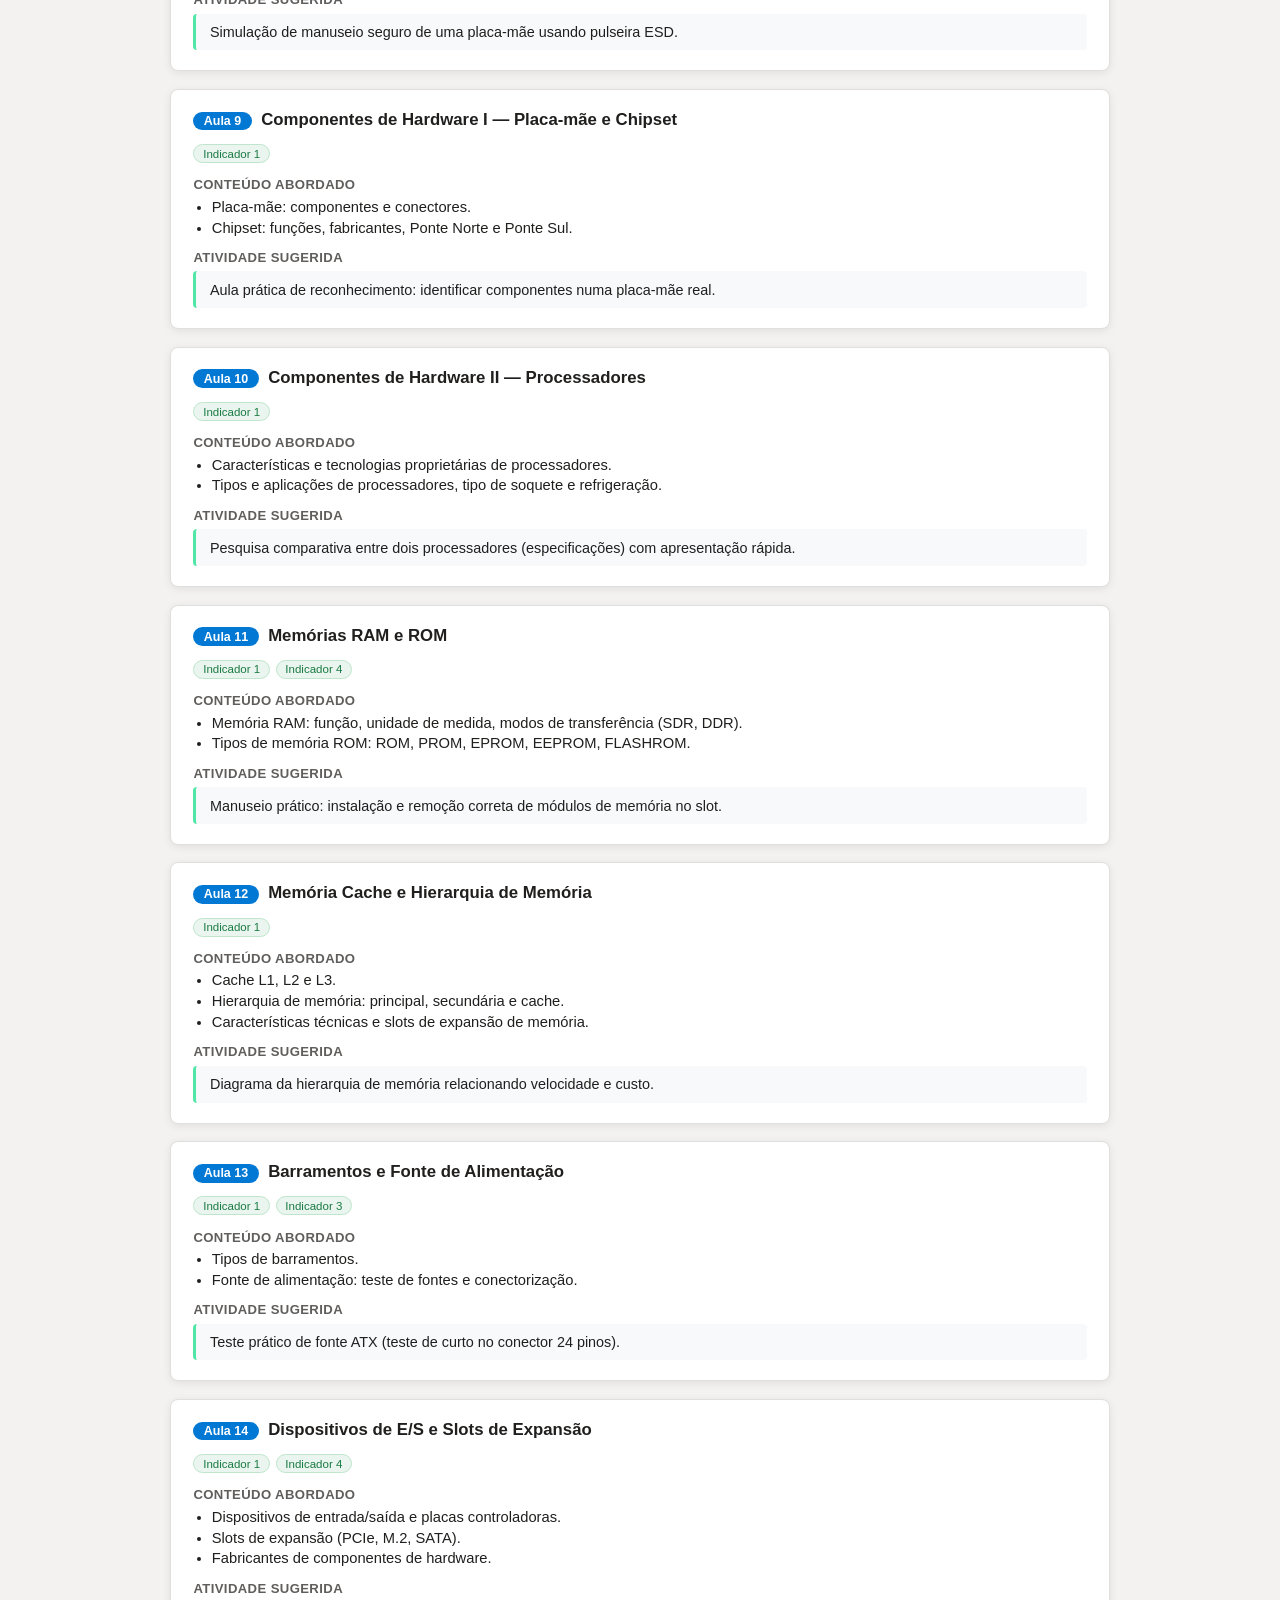
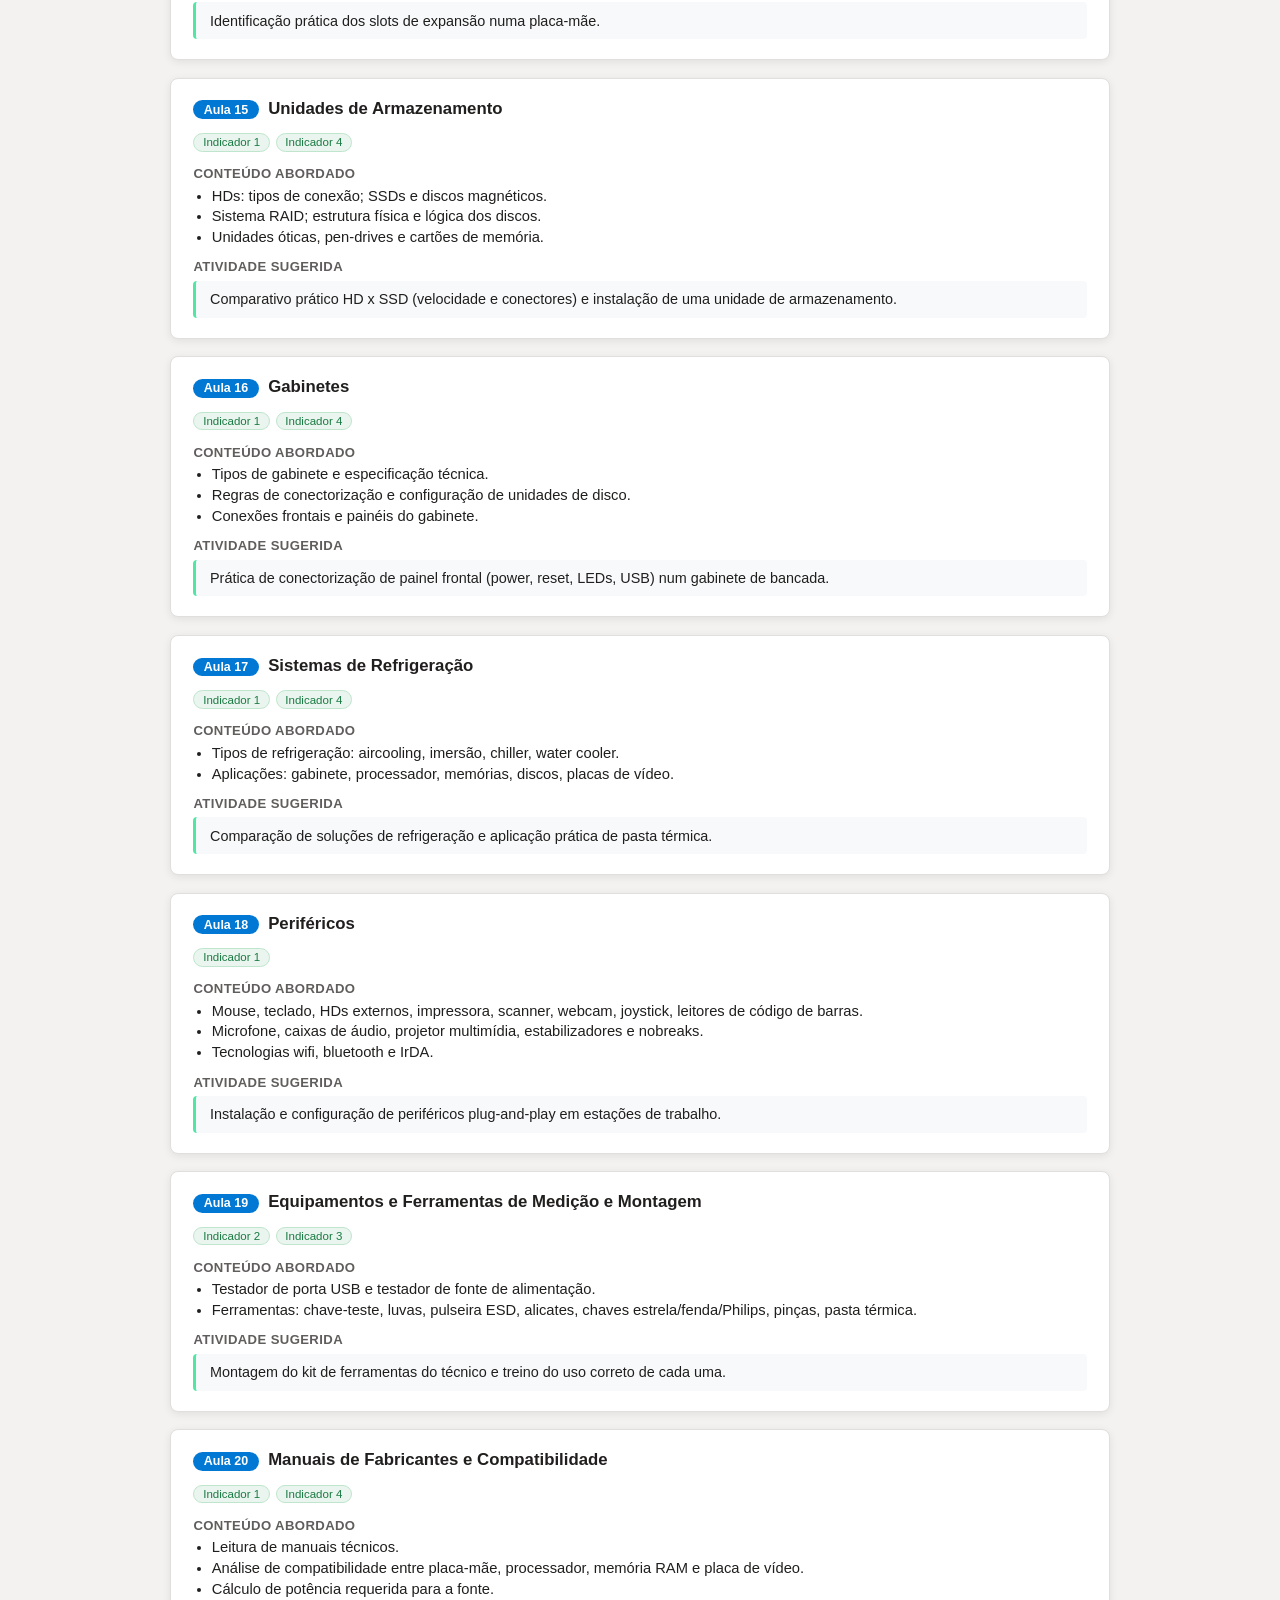
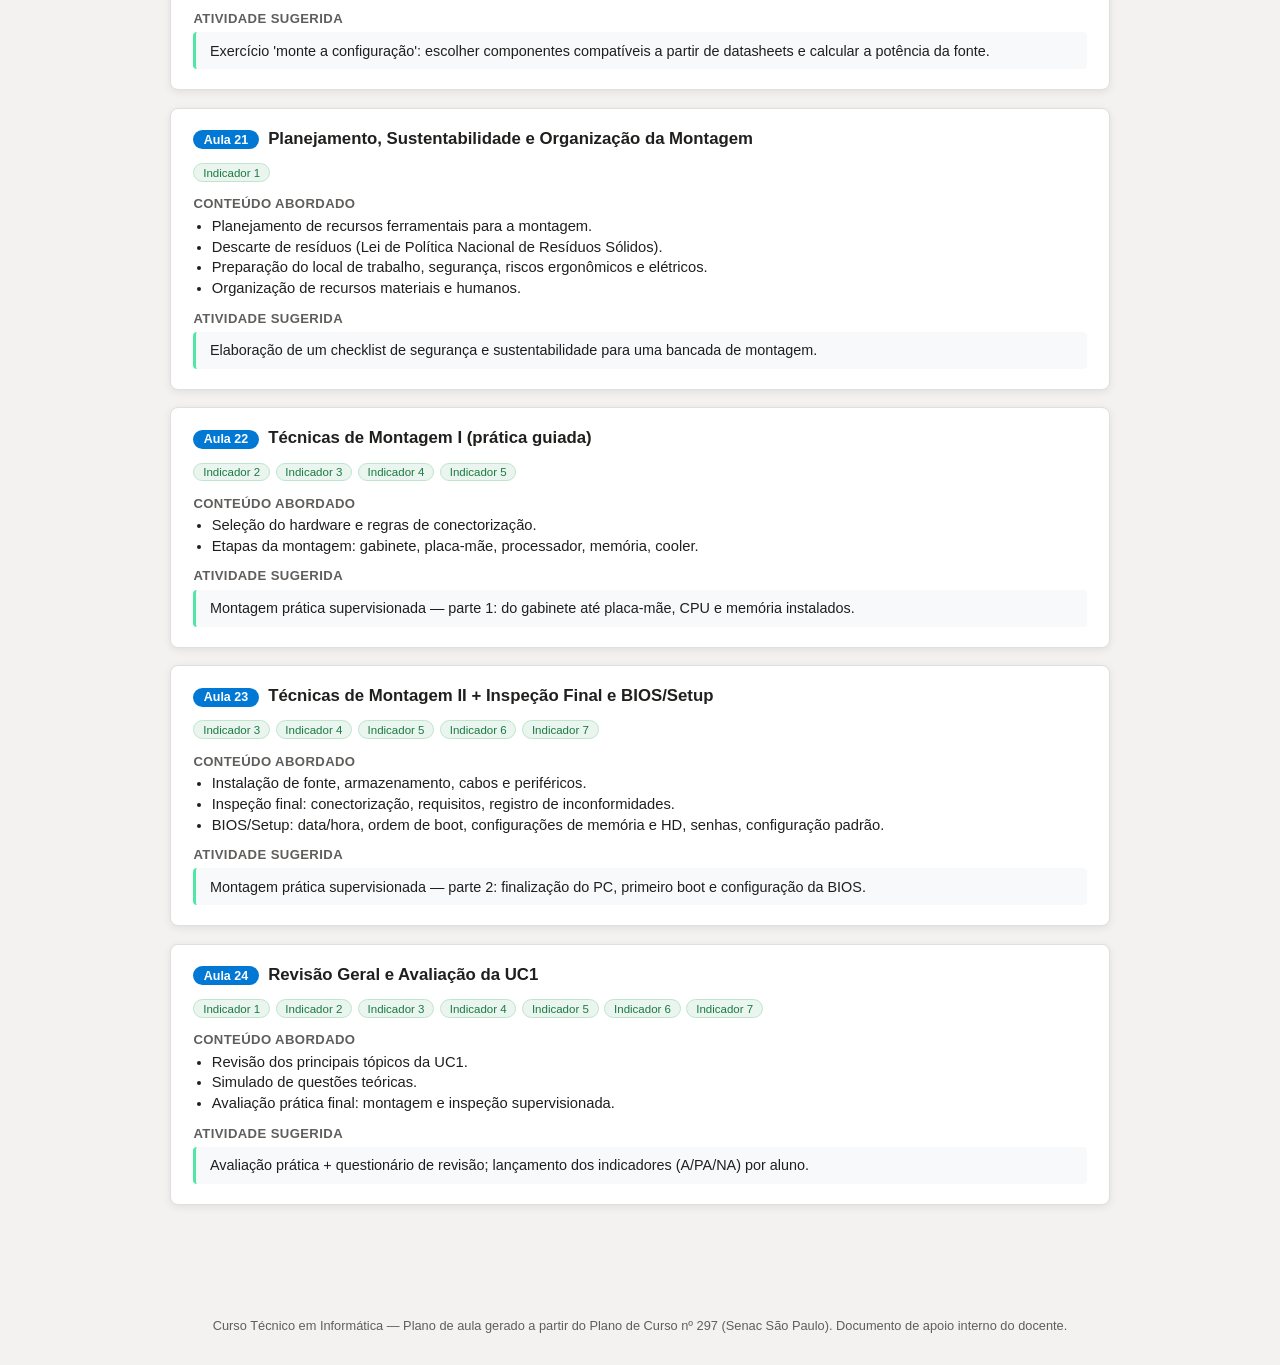
<file: curso-tecnico-platform/uc1-plano-de-aula.html>
<!DOCTYPE html>
<html lang="pt-BR" data-theme="light">
<head>
<meta charset="UTF-8" />
<meta name="viewport" content="width=device-width, initial-scale=1.0" />
<title>UC1 — Plano de Aula | Curso Técnico em Informática</title>
<meta name="description" content="Plano de aula da UC1 (Planejar e executar a montagem de computadores) — Curso Técnico em Informática, Senac. Uso do docente." />
<style>
  :root {
    --color-primary: #0078D4;
    --color-primary-dark: #005A9E;
    --color-accent: #50E6A5;
    --color-warning: #FFB900;
    --bg-body: #F3F2F1;
    --bg-surface: #FFFFFF;
    --bg-surface-alt: #F7F9FB;
    --bg-header: #FFFFFF;
    --text-primary: #201F1E;
    --text-secondary: #605E5C;
    --border-color: #E1DFDD;
    --shadow: 0 2px 8px rgba(0,0,0,0.08);
    --radius: 8px;
  }
  * { box-sizing: border-box; }
  html, body {
    margin: 0; padding: 0;
    background: var(--bg-body);
    color: var(--text-primary);
    font-family: "Segoe UI", "Segoe UI Web", Roboto, "Helvetica Neue", Arial, sans-serif;
  }
  a { color: var(--color-primary); }
  h1, h2, h3, h4 { font-weight: 600; margin-top: 0; }

  header.page-header {
    background: var(--bg-header);
    border-bottom: 1px solid var(--border-color);
    padding: 0.9rem 1.5rem;
    display: flex;
    align-items: center;
    justify-content: space-between;
    flex-wrap: wrap;
    gap: 0.75rem;
    position: sticky;
    top: 0;
    z-index: 50;
    box-shadow: var(--shadow);
  }
  .brand { font-weight: 700; font-size: 1.1rem; color: var(--color-primary); }
  .back-link {
    text-decoration: none;
    font-size: 0.9rem;
    padding: 0.45rem 0.85rem;
    border: 1px solid var(--border-color);
    border-radius: var(--radius);
    color: var(--text-primary);
    background: var(--bg-surface-alt);
  }

  main { max-width: 980px; margin: 0 auto; padding: 1.5rem 1.25rem 4rem; }

  .docente-banner {
    background: #FFF8E6;
    border: 1px solid var(--color-warning);
    border-radius: var(--radius);
    padding: 0.85rem 1.1rem;
    font-size: 0.9rem;
    margin-bottom: 1.5rem;
    color: #6B5500;
  }

  .uc-summary {
    background: var(--bg-surface);
    border: 1px solid var(--border-color);
    border-radius: var(--radius);
    box-shadow: var(--shadow);
    padding: 1.5rem;
    margin-bottom: 1.75rem;
  }
  .uc-summary h1 { font-size: 1.5rem; }
  .uc-summary .meta {
    display: flex; flex-wrap: wrap; gap: 0.6rem;
    margin: 0.75rem 0 1.25rem;
  }
  .badge {
    background: var(--bg-surface-alt);
    border: 1px solid var(--border-color);
    border-radius: 999px;
    padding: 0.3rem 0.75rem;
    font-size: 0.82rem;
    color: var(--text-secondary);
  }
  .badge strong { color: var(--text-primary); }

  .indicadores-list { margin: 0; padding-left: 1.2rem; }
  .indicadores-list li { margin-bottom: 0.4rem; font-size: 0.92rem; }

  .index-jump {
    display: grid;
    grid-template-columns: repeat(auto-fill, minmax(150px, 1fr));
    gap: 0.4rem;
    margin-top: 1rem;
  }
  .index-jump a {
    display: block;
    font-size: 0.82rem;
    text-decoration: none;
    background: var(--bg-surface-alt);
    border: 1px solid var(--border-color);
    border-radius: var(--radius);
    padding: 0.4rem 0.6rem;
    color: var(--text-primary);
  }
  .index-jump a:hover { border-color: var(--color-primary); color: var(--color-primary); }

  .aula-card {
    background: var(--bg-surface);
    border: 1px solid var(--border-color);
    border-radius: var(--radius);
    box-shadow: var(--shadow);
    padding: 1.25rem 1.4rem;
    margin-bottom: 1.1rem;
    scroll-margin-top: 5.5rem;
  }
  .aula-card h2 {
    font-size: 1.05rem;
    display: flex;
    align-items: baseline;
    gap: 0.6rem;
    flex-wrap: wrap;
  }
  .aula-num {
    color: #fff;
    background: var(--color-primary);
    border-radius: 999px;
    font-size: 0.78rem;
    padding: 0.15rem 0.65rem;
    font-weight: 700;
  }
  .aula-indicadores {
    display: flex; gap: 0.35rem; flex-wrap: wrap; margin: 0.4rem 0 0.85rem;
  }
  .ind-badge {
    font-size: 0.72rem;
    background: #E9F5EE;
    color: #1B7A43;
    border-radius: 999px;
    padding: 0.15rem 0.55rem;
    border: 1px solid #BFE6CD;
  }
  .aula-card h4 {
    font-size: 0.82rem;
    text-transform: uppercase;
    letter-spacing: 0.03em;
    color: var(--text-secondary);
    margin: 0.9rem 0 0.4rem;
  }
  .aula-card ul { margin: 0; padding-left: 1.15rem; }
  .aula-card li { font-size: 0.92rem; margin-bottom: 0.3rem; }
  .atividade-box {
    background: var(--bg-surface-alt);
    border-left: 3px solid var(--color-accent);
    border-radius: 4px;
    padding: 0.65rem 0.85rem;
    font-size: 0.9rem;
    margin-top: 0.4rem;
  }

  footer.page-footer {
    text-align: center;
    font-size: 0.8rem;
    color: var(--text-secondary);
    padding: 2rem 1rem;
  }
</style>
</head>
<body>

<header class="page-header">
  <span class="brand">💻 Curso Técnico em Informática — Plano de Aula</span>
  <a class="back-link" href="../index.html">⬅️ Voltar ao portal</a>
</header>

<main>

  <div class="docente-banner">
    📋 <strong>Página de uso do docente.</strong> Conteúdo de planejamento de aula — ainda não vinculado à navegação pública do aluno. Baseado no Plano de Curso nº 297 (Habilitação Profissional Técnica em Informática, Senac São Paulo).
  </div>

  <div class="uc-summary">
    <h1>UC1 — Planejar e executar a montagem de computadores</h1>
    <div class="meta">
      <span class="badge">Carga horária: <strong>84 horas</strong></span>
      <span class="badge">Duração da aula: <strong>3h30</strong></span>
      <span class="badge">Total de aulas: <strong>24</strong></span>
      <span class="badge">Frequência mínima: <strong>75%</strong> (até 6 faltas nesta UC)</span>
      <span class="badge">Qualificação: <strong>Assistente de Suporte e Manutenção de Computadores</strong></span>
    </div>

    <h3>Indicadores de avaliação da UC1</h3>
    <ol class="indicadores-list">
      <li>Descreve as funcionalidades e aplicações da arquitetura de computadores, de acordo com as orientações técnicas do fabricante.</li>
      <li>Utiliza medidas de prevenção contra descargas eletrostáticas, de acordo com as orientações do fabricante.</li>
      <li>Testa componentes de computadores e periféricos, de acordo com as recomendações técnicas.</li>
      <li>Configura os componentes do computador conforme recomendações técnicas.</li>
      <li>Monta computadores conforme as recomendações e os procedimentos técnicos de fabricantes.</li>
      <li>Configura os parâmetros de inicialização da máquina conforme recomendações técnicas.</li>
      <li>Realiza inspeção final do equipamento conforme recomendações técnicas.</li>
    </ol>

    <h3>Índice das aulas</h3>
    <div class="index-jump" id="index-jump"></div>
  </div>

  <div id="aulas-container"></div>

</main>

<footer class="page-footer">
  Curso Técnico em Informática — Plano de aula gerado a partir do Plano de Curso nº 297 (Senac São Paulo). Documento de apoio interno do docente.
</footer>

<script>
const AULAS = [
  {
    numero: 1,
    titulo: "Apresentação da UC e Sistema Operacional (parte 1)",
    indicadores: [1],
    conteudo: [
      "Apresentação da UC1: competências, indicadores de avaliação e critério de aprovação (75% de frequência).",
      "Sistemas operacionais: arquitetura aberta x fechada.",
      "Versões e distribuições de sistemas operacionais.",
      "Estrutura do sistema de arquivos."
    ],
    atividade: "Quiz diagnóstico de nivelamento + roda de conversa: 'quais sistemas operacionais vocês já usaram?'"
  },
  {
    numero: 2,
    titulo: "Sistema Operacional (parte 2)",
    indicadores: [1],
    conteudo: [
      "Contas de usuário e privilégios.",
      "Ambiente e elementos da área de trabalho.",
      "Compactação e descompactação de arquivos e pastas.",
      "Gravação em mídias."
    ],
    atividade: "Prática guiada em laboratório: criar conta padrão/administrador, compactar arquivos e gravar em mídia/pendrive."
  },
  {
    numero: 3,
    titulo: "Sistemas Numéricos",
    indicadores: [1],
    conteudo: [
      "Sistemas binário, decimal, octal e hexadecimal.",
      "Conversão entre bases numéricas.",
      "Unidades de medida de armazenamento: bit, byte, KB, MB, GB, TB, PB.",
      "Unidades de medida de processamento: clock, Hz, MHz, GHz."
    ],
    atividade: "Exercícios de conversão entre bases + desafio rápido 'quantos bytes tem isso?'"
  },
  {
    numero: 4,
    titulo: "Fundamentos de Arquitetura de Computadores",
    indicadores: [1],
    conteudo: [
      "Barramentos, unidade lógica aritmética (ULA), registradores, unidade de controle.",
      "Memória principal e secundária.",
      "Controladores de entrada e saída.",
      "Tipos de encapsulamento: DIP, TQFP, SOJ, TSOP."
    ],
    atividade: "Diagrama em grupo da arquitetura de um computador, relacionando cada bloco a um componente físico real."
  },
  {
    numero: 5,
    titulo: "Fundamentos de Eletricidade e Eletrônica (parte 1)",
    indicadores: [1],
    conteudo: [
      "Conceitos de eletricidade: geração, distribuição e consumo.",
      "Padrões monofásico, bifásico e trifásico.",
      "Grandezas elétricas: tensão, corrente, resistência, potência, frequência.",
      "Leis de Ohm e de Kirchhoff."
    ],
    atividade: "Exercícios de cálculo de tensão, corrente e resistência aplicando a Lei de Ohm."
  },
  {
    numero: 6,
    titulo: "Fundamentos de Eletricidade e Eletrônica (parte 2)",
    indicadores: [1, 2],
    conteudo: [
      "Corrente contínua x corrente alternada; onda senoidal.",
      "Riscos da corrente elétrica.",
      "Componentes discretos e SMD: capacitores, resistores, diodos, transistores, transformadores, indutores.",
      "Circuitos retificadores de meia onda e onda completa."
    ],
    atividade: "Identificação visual de componentes eletrônicos em placas reais ou de sucata."
  },
  {
    numero: 7,
    titulo: "Multímetros",
    indicadores: [2, 3],
    conteudo: [
      "Tipos de multímetro e procedimentos de utilização (potência, valores, escala).",
      "Teste de resistores, fusíveis, potenciômetros, capacitores, diodos e transistores."
    ],
    atividade: "Prática em bancada: medir tensão e resistência, testar continuidade em componentes."
  },
  {
    numero: 8,
    titulo: "Aterramento e Proteção Eletrostática (ESD)",
    indicadores: [2],
    conteudo: [
      "Conceitos, tipos e funcionalidades do aterramento.",
      "Pulseira e manta antiestática para bancada.",
      "Riscos de descarga eletrostática em componentes sensíveis."
    ],
    atividade: "Simulação de manuseio seguro de uma placa-mãe usando pulseira ESD."
  },
  {
    numero: 9,
    titulo: "Componentes de Hardware I — Placa-mãe e Chipset",
    indicadores: [1],
    conteudo: [
      "Placa-mãe: componentes e conectores.",
      "Chipset: funções, fabricantes, Ponte Norte e Ponte Sul."
    ],
    atividade: "Aula prática de reconhecimento: identificar componentes numa placa-mãe real."
  },
  {
    numero: 10,
    titulo: "Componentes de Hardware II — Processadores",
    indicadores: [1],
    conteudo: [
      "Características e tecnologias proprietárias de processadores.",
      "Tipos e aplicações de processadores, tipo de soquete e refrigeração."
    ],
    atividade: "Pesquisa comparativa entre dois processadores (especificações) com apresentação rápida."
  },
  {
    numero: 11,
    titulo: "Memórias RAM e ROM",
    indicadores: [1, 4],
    conteudo: [
      "Memória RAM: função, unidade de medida, modos de transferência (SDR, DDR).",
      "Tipos de memória ROM: ROM, PROM, EPROM, EEPROM, FLASHROM."
    ],
    atividade: "Manuseio prático: instalação e remoção correta de módulos de memória no slot."
  },
  {
    numero: 12,
    titulo: "Memória Cache e Hierarquia de Memória",
    indicadores: [1],
    conteudo: [
      "Cache L1, L2 e L3.",
      "Hierarquia de memória: principal, secundária e cache.",
      "Características técnicas e slots de expansão de memória."
    ],
    atividade: "Diagrama da hierarquia de memória relacionando velocidade e custo."
  },
  {
    numero: 13,
    titulo: "Barramentos e Fonte de Alimentação",
    indicadores: [1, 3],
    conteudo: [
      "Tipos de barramentos.",
      "Fonte de alimentação: teste de fontes e conectorização."
    ],
    atividade: "Teste prático de fonte ATX (teste de curto no conector 24 pinos)."
  },
  {
    numero: 14,
    titulo: "Dispositivos de E/S e Slots de Expansão",
    indicadores: [1, 4],
    conteudo: [
      "Dispositivos de entrada/saída e placas controladoras.",
      "Slots de expansão (PCIe, M.2, SATA).",
      "Fabricantes de componentes de hardware."
    ],
    atividade: "Identificação prática dos slots de expansão numa placa-mãe."
  },
  {
    numero: 15,
    titulo: "Unidades de Armazenamento",
    indicadores: [1, 4],
    conteudo: [
      "HDs: tipos de conexão; SSDs e discos magnéticos.",
      "Sistema RAID; estrutura física e lógica dos discos.",
      "Unidades óticas, pen-drives e cartões de memória."
    ],
    atividade: "Comparativo prático HD x SSD (velocidade e conectores) e instalação de uma unidade de armazenamento."
  },
  {
    numero: 16,
    titulo: "Gabinetes",
    indicadores: [1, 4],
    conteudo: [
      "Tipos de gabinete e especificação técnica.",
      "Regras de conectorização e configuração de unidades de disco.",
      "Conexões frontais e painéis do gabinete."
    ],
    atividade: "Prática de conectorização de painel frontal (power, reset, LEDs, USB) num gabinete de bancada."
  },
  {
    numero: 17,
    titulo: "Sistemas de Refrigeração",
    indicadores: [1, 4],
    conteudo: [
      "Tipos de refrigeração: aircooling, imersão, chiller, water cooler.",
      "Aplicações: gabinete, processador, memórias, discos, placas de vídeo."
    ],
    atividade: "Comparação de soluções de refrigeração e aplicação prática de pasta térmica."
  },
  {
    numero: 18,
    titulo: "Periféricos",
    indicadores: [1],
    conteudo: [
      "Mouse, teclado, HDs externos, impressora, scanner, webcam, joystick, leitores de código de barras.",
      "Microfone, caixas de áudio, projetor multimídia, estabilizadores e nobreaks.",
      "Tecnologias wifi, bluetooth e IrDA."
    ],
    atividade: "Instalação e configuração de periféricos plug-and-play em estações de trabalho."
  },
  {
    numero: 19,
    titulo: "Equipamentos e Ferramentas de Medição e Montagem",
    indicadores: [2, 3],
    conteudo: [
      "Testador de porta USB e testador de fonte de alimentação.",
      "Ferramentas: chave-teste, luvas, pulseira ESD, alicates, chaves estrela/fenda/Philips, pinças, pasta térmica."
    ],
    atividade: "Montagem do kit de ferramentas do técnico e treino do uso correto de cada uma."
  },
  {
    numero: 20,
    titulo: "Manuais de Fabricantes e Compatibilidade",
    indicadores: [1, 4],
    conteudo: [
      "Leitura de manuais técnicos.",
      "Análise de compatibilidade entre placa-mãe, processador, memória RAM e placa de vídeo.",
      "Cálculo de potência requerida para a fonte."
    ],
    atividade: "Exercício 'monte a configuração': escolher componentes compatíveis a partir de datasheets e calcular a potência da fonte."
  },
  {
    numero: 21,
    titulo: "Planejamento, Sustentabilidade e Organização da Montagem",
    indicadores: [1],
    conteudo: [
      "Planejamento de recursos ferramentais para a montagem.",
      "Descarte de resíduos (Lei de Política Nacional de Resíduos Sólidos).",
      "Preparação do local de trabalho, segurança, riscos ergonômicos e elétricos.",
      "Organização de recursos materiais e humanos."
    ],
    atividade: "Elaboração de um checklist de segurança e sustentabilidade para uma bancada de montagem."
  },
  {
    numero: 22,
    titulo: "Técnicas de Montagem I (prática guiada)",
    indicadores: [2, 3, 4, 5],
    conteudo: [
      "Seleção do hardware e regras de conectorização.",
      "Etapas da montagem: gabinete, placa-mãe, processador, memória, cooler."
    ],
    atividade: "Montagem prática supervisionada — parte 1: do gabinete até placa-mãe, CPU e memória instalados."
  },
  {
    numero: 23,
    titulo: "Técnicas de Montagem II + Inspeção Final e BIOS/Setup",
    indicadores: [3, 4, 5, 6, 7],
    conteudo: [
      "Instalação de fonte, armazenamento, cabos e periféricos.",
      "Inspeção final: conectorização, requisitos, registro de inconformidades.",
      "BIOS/Setup: data/hora, ordem de boot, configurações de memória e HD, senhas, configuração padrão."
    ],
    atividade: "Montagem prática supervisionada — parte 2: finalização do PC, primeiro boot e configuração da BIOS."
  },
  {
    numero: 24,
    titulo: "Revisão Geral e Avaliação da UC1",
    indicadores: [1, 2, 3, 4, 5, 6, 7],
    conteudo: [
      "Revisão dos principais tópicos da UC1.",
      "Simulado de questões teóricas.",
      "Avaliação prática final: montagem e inspeção supervisionada."
    ],
    atividade: "Avaliação prática + questionário de revisão; lançamento dos indicadores (A/PA/NA) por aluno."
  }
];

const container = document.getElementById("aulas-container");
const indexJump = document.getElementById("index-jump");

AULAS.forEach(aula => {
  const link = document.createElement("a");
  link.href = "#aula-" + aula.numero;
  link.textContent = "Aula " + aula.numero + " — " + aula.titulo;
  indexJump.appendChild(link);

  const card = document.createElement("div");
  card.className = "aula-card";
  card.id = "aula-" + aula.numero;

  const indBadges = aula.indicadores.map(n => `<span class="ind-badge">Indicador ${n}</span>`).join("");
  const conteudoItems = aula.conteudo.map(c => `<li>${c}</li>`).join("");

  card.innerHTML = `
    <h2><span class="aula-num">Aula ${aula.numero}</span> ${aula.titulo}</h2>
    <div class="aula-indicadores">${indBadges}</div>
    <h4>Conteúdo abordado</h4>
    <ul>${conteudoItems}</ul>
    <h4>Atividade sugerida</h4>
    <div class="atividade-box">${aula.atividade}</div>
  `;
  container.appendChild(card);
});
</script>

</body>
</html>
</file>
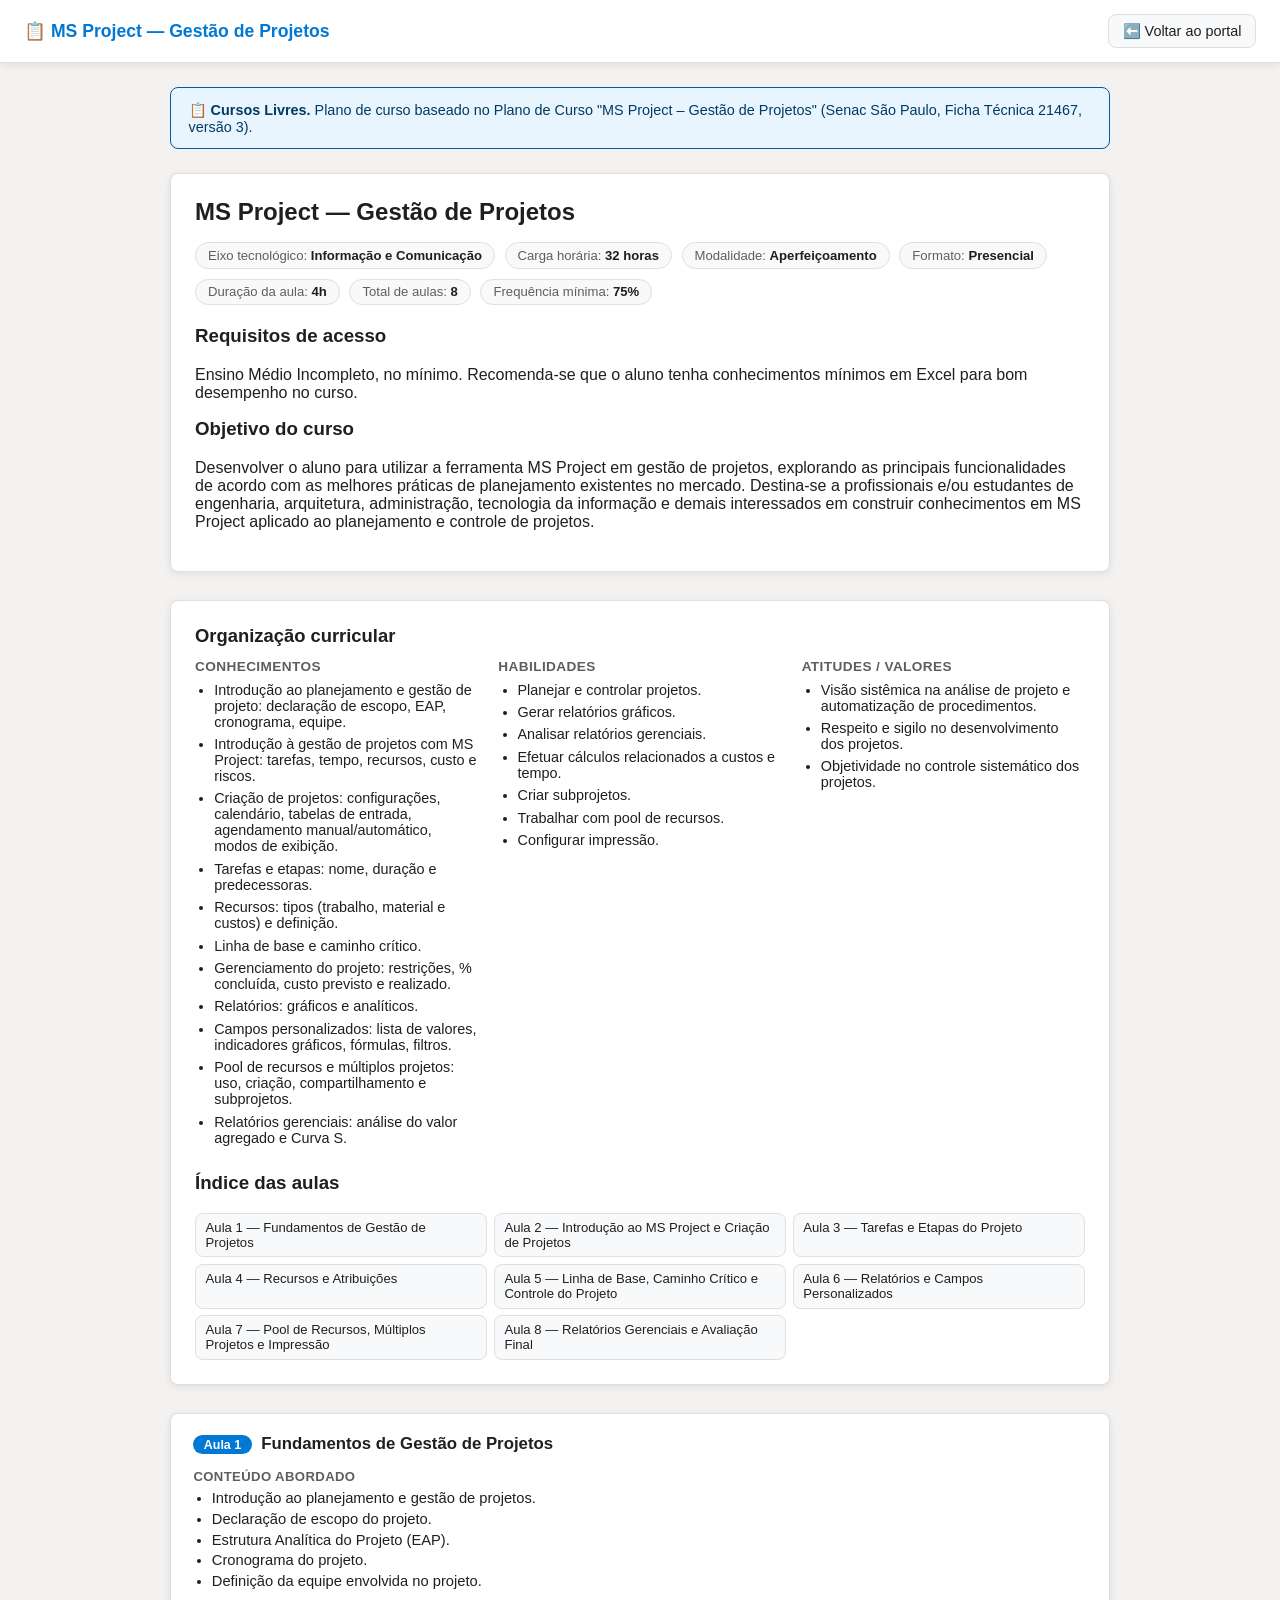
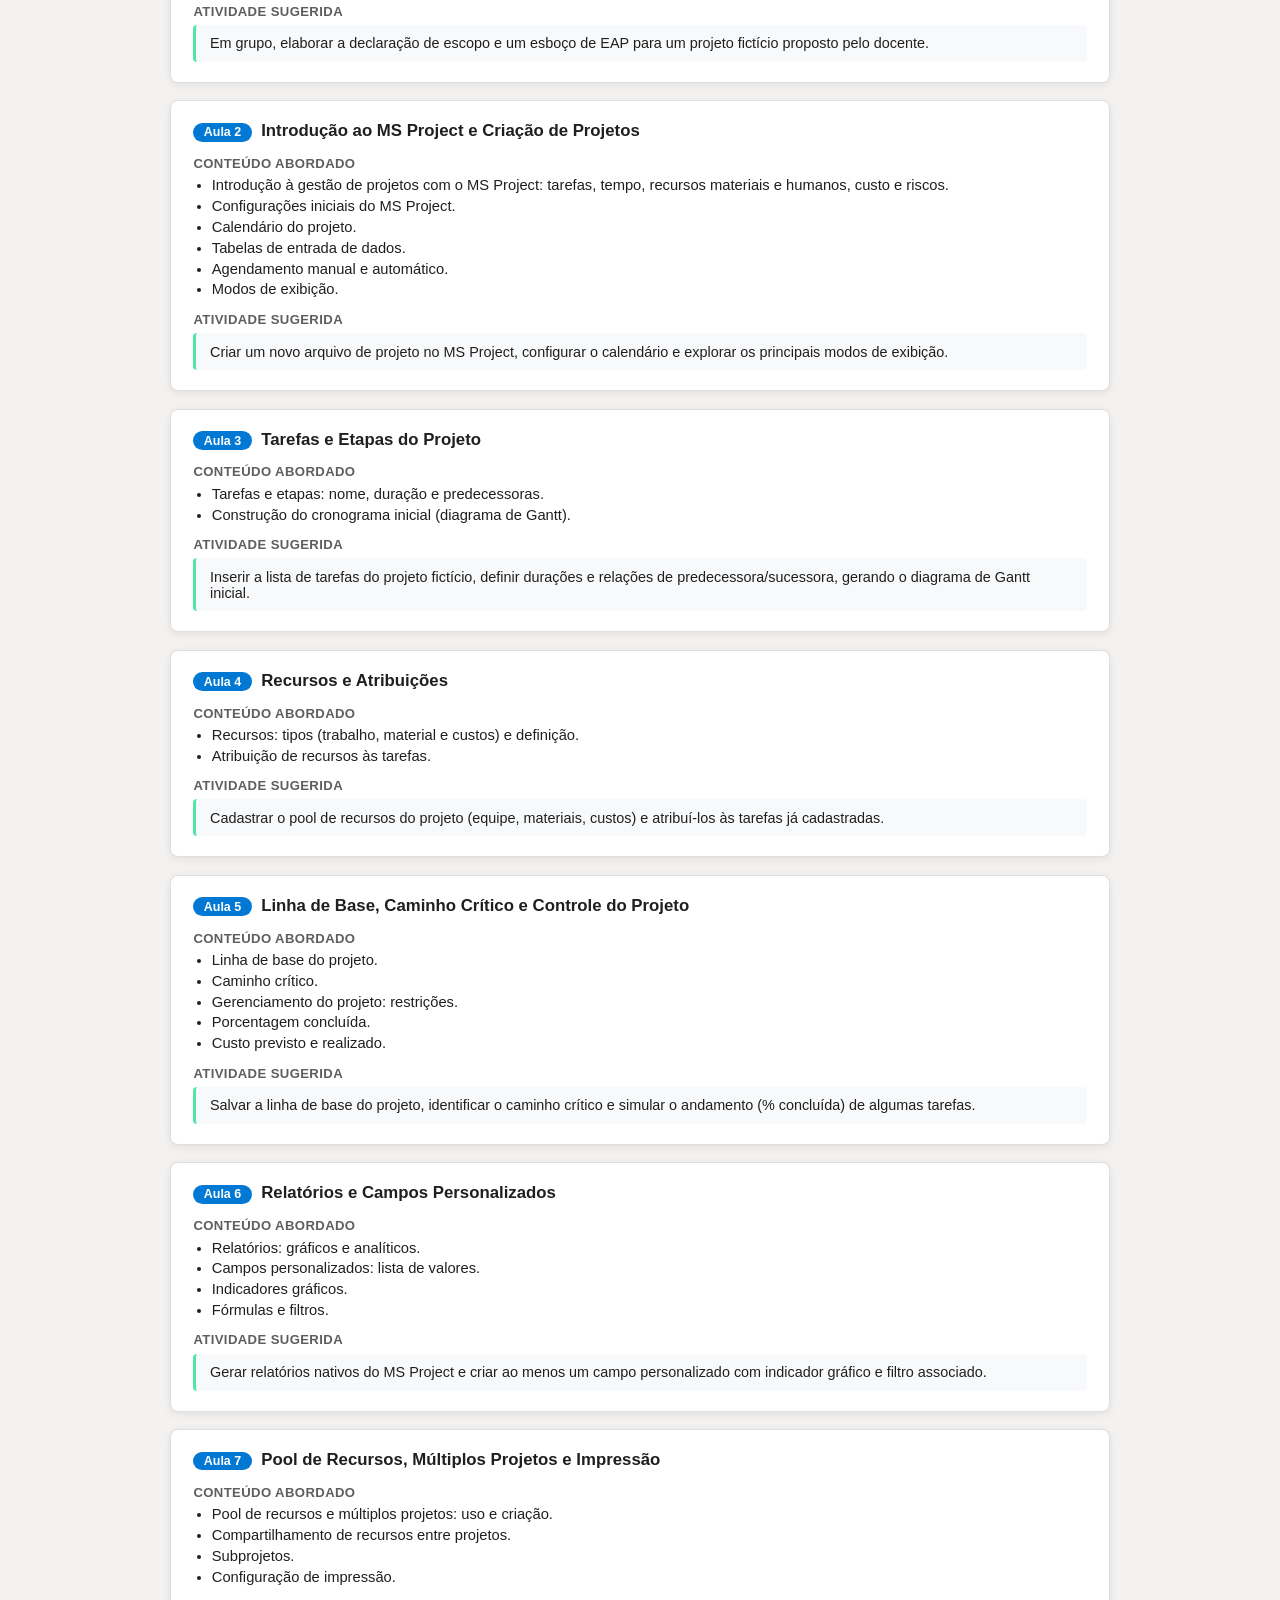
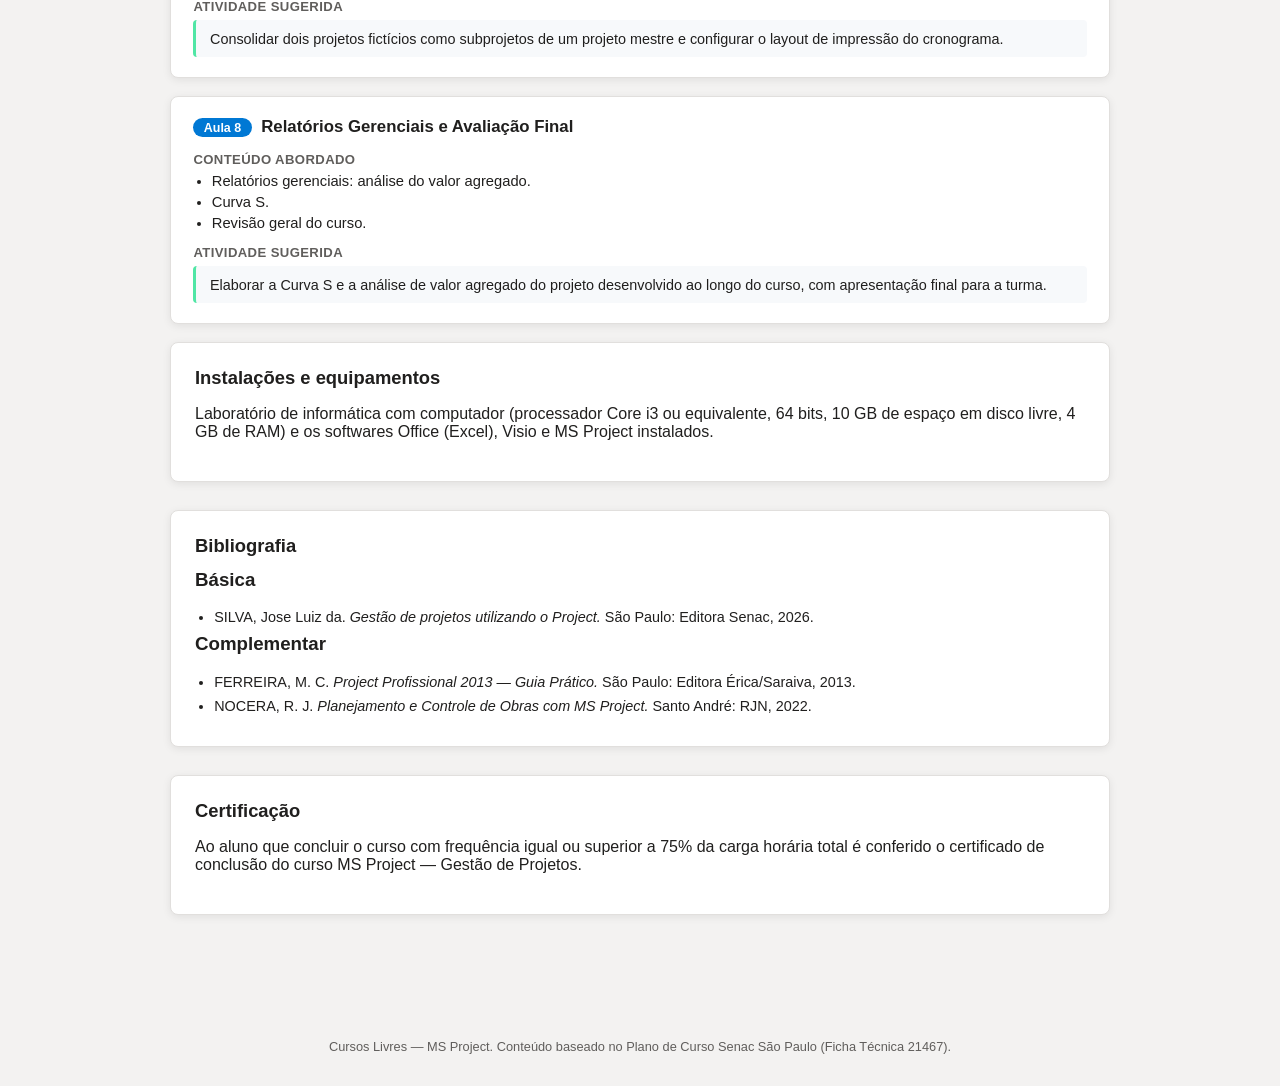
<file: cursos-livres/msproject-plano-de-aula.html>
<!DOCTYPE html>
<html lang="pt-BR" data-theme="light">
<head>
<meta charset="UTF-8" />
<meta name="viewport" content="width=device-width, initial-scale=1.0" />
<title>MS Project — Gestão de Projetos | Cursos Livres</title>
<meta name="description" content="Plano de curso e plano de aula — MS Project, Gestão de Projetos (32 horas), Senac São Paulo." />
<style>
  :root {
    --color-primary: #0078D4;
    --color-primary-dark: #005A9E;
    --color-accent: #50E6A5;
    --color-warning: #FFB900;
    --bg-body: #F3F2F1;
    --bg-surface: #FFFFFF;
    --bg-surface-alt: #F7F9FB;
    --bg-header: #FFFFFF;
    --text-primary: #201F1E;
    --text-secondary: #605E5C;
    --border-color: #E1DFDD;
    --shadow: 0 2px 8px rgba(0,0,0,0.08);
    --radius: 8px;
  }
  * { box-sizing: border-box; }
  html, body {
    margin: 0; padding: 0;
    background: var(--bg-body);
    color: var(--text-primary);
    font-family: "Segoe UI", "Segoe UI Web", Roboto, "Helvetica Neue", Arial, sans-serif;
  }
  a { color: var(--color-primary); }
  h1, h2, h3, h4 { font-weight: 600; margin-top: 0; }

  header.page-header {
    background: var(--bg-header);
    border-bottom: 1px solid var(--border-color);
    padding: 0.9rem 1.5rem;
    display: flex;
    align-items: center;
    justify-content: space-between;
    flex-wrap: wrap;
    gap: 0.75rem;
    position: sticky;
    top: 0;
    z-index: 50;
    box-shadow: var(--shadow);
  }
  .brand { font-weight: 700; font-size: 1.1rem; color: var(--color-primary); }
  .back-link {
    text-decoration: none;
    font-size: 0.9rem;
    padding: 0.45rem 0.85rem;
    border: 1px solid var(--border-color);
    border-radius: var(--radius);
    color: var(--text-primary);
    background: var(--bg-surface-alt);
  }

  main { max-width: 980px; margin: 0 auto; padding: 1.5rem 1.25rem 4rem; }

  .info-banner {
    background: #E9F5FE;
    border: 1px solid var(--color-primary-dark);
    border-radius: var(--radius);
    padding: 0.85rem 1.1rem;
    font-size: 0.9rem;
    margin-bottom: 1.5rem;
    color: #003a63;
  }

  .course-summary {
    background: var(--bg-surface);
    border: 1px solid var(--border-color);
    border-radius: var(--radius);
    box-shadow: var(--shadow);
    padding: 1.5rem;
    margin-bottom: 1.75rem;
  }
  .course-summary h1 { font-size: 1.5rem; }
  .course-summary .meta {
    display: flex; flex-wrap: wrap; gap: 0.6rem;
    margin: 0.75rem 0 1.25rem;
  }
  .badge {
    background: var(--bg-surface-alt);
    border: 1px solid var(--border-color);
    border-radius: 999px;
    padding: 0.3rem 0.75rem;
    font-size: 0.82rem;
    color: var(--text-secondary);
  }
  .badge strong { color: var(--text-primary); }

  .section-block {
    background: var(--bg-surface);
    border: 1px solid var(--border-color);
    border-radius: var(--radius);
    box-shadow: var(--shadow);
    padding: 1.5rem;
    margin-bottom: 1.75rem;
  }
  .section-block h2 { font-size: 1.15rem; margin-bottom: 0.75rem; }

  .curriculo-grid {
    display: grid;
    grid-template-columns: repeat(auto-fit, minmax(220px, 1fr));
    gap: 1.25rem;
  }
  .curriculo-grid h3 {
    font-size: 0.85rem;
    text-transform: uppercase;
    letter-spacing: 0.03em;
    color: var(--text-secondary);
    margin-bottom: 0.5rem;
  }
  .curriculo-grid ul { margin: 0; padding-left: 1.2rem; }
  .curriculo-grid li { margin-bottom: 0.4rem; font-size: 0.9rem; }

  .index-jump {
    display: grid;
    grid-template-columns: repeat(auto-fill, minmax(220px, 1fr));
    gap: 0.4rem;
    margin-top: 1rem;
  }
  .index-jump a {
    display: block;
    font-size: 0.82rem;
    text-decoration: none;
    background: var(--bg-surface-alt);
    border: 1px solid var(--border-color);
    border-radius: var(--radius);
    padding: 0.4rem 0.6rem;
    color: var(--text-primary);
  }
  .index-jump a:hover { border-color: var(--color-primary); color: var(--color-primary); }

  .aula-card {
    background: var(--bg-surface);
    border: 1px solid var(--border-color);
    border-radius: var(--radius);
    box-shadow: var(--shadow);
    padding: 1.25rem 1.4rem;
    margin-bottom: 1.1rem;
    scroll-margin-top: 5.5rem;
  }
  .aula-card h2 {
    font-size: 1.05rem;
    display: flex;
    align-items: baseline;
    gap: 0.6rem;
    flex-wrap: wrap;
  }
  .aula-num {
    color: #fff;
    background: var(--color-primary);
    border-radius: 999px;
    font-size: 0.78rem;
    padding: 0.15rem 0.65rem;
    font-weight: 700;
  }
  .aula-card h4 {
    font-size: 0.82rem;
    text-transform: uppercase;
    letter-spacing: 0.03em;
    color: var(--text-secondary);
    margin: 0.9rem 0 0.4rem;
  }
  .aula-card ul { margin: 0; padding-left: 1.15rem; }
  .aula-card li { font-size: 0.92rem; margin-bottom: 0.3rem; }
  .atividade-box {
    background: var(--bg-surface-alt);
    border-left: 3px solid var(--color-accent);
    border-radius: 4px;
    padding: 0.65rem 0.85rem;
    font-size: 0.9rem;
    margin-top: 0.4rem;
  }

  .biblio-list { margin: 0; padding-left: 1.2rem; }
  .biblio-list li { margin-bottom: 0.5rem; font-size: 0.9rem; }

  footer.page-footer {
    text-align: center;
    font-size: 0.8rem;
    color: var(--text-secondary);
    padding: 2rem 1rem;
  }
</style>
</head>
<body>

<header class="page-header">
  <span class="brand">📋 MS Project — Gestão de Projetos</span>
  <a class="back-link" href="../index.html">⬅️ Voltar ao portal</a>
</header>

<main>

  <div class="info-banner">
    📋 <strong>Cursos Livres.</strong> Plano de curso baseado no Plano de Curso "MS Project – Gestão de Projetos" (Senac São Paulo, Ficha Técnica 21467, versão 3).
  </div>

  <div class="course-summary">
    <h1>MS Project — Gestão de Projetos</h1>
    <div class="meta">
      <span class="badge">Eixo tecnológico: <strong>Informação e Comunicação</strong></span>
      <span class="badge">Carga horária: <strong>32 horas</strong></span>
      <span class="badge">Modalidade: <strong>Aperfeiçoamento</strong></span>
      <span class="badge">Formato: <strong>Presencial</strong></span>
      <span class="badge">Duração da aula: <strong>4h</strong></span>
      <span class="badge">Total de aulas: <strong>8</strong></span>
      <span class="badge">Frequência mínima: <strong>75%</strong></span>
    </div>
    <h3>Requisitos de acesso</h3>
    <p>Ensino Médio Incompleto, no mínimo. Recomenda-se que o aluno tenha conhecimentos mínimos em Excel para bom desempenho no curso.</p>
    <h3>Objetivo do curso</h3>
    <p>Desenvolver o aluno para utilizar a ferramenta MS Project em gestão de projetos, explorando as principais funcionalidades de acordo com as melhores práticas de planejamento existentes no mercado. Destina-se a profissionais e/ou estudantes de engenharia, arquitetura, administração, tecnologia da informação e demais interessados em construir conhecimentos em MS Project aplicado ao planejamento e controle de projetos.</p>
  </div>

  <div class="section-block">
    <h2>Organização curricular</h2>
    <div class="curriculo-grid">
      <div>
        <h3>Conhecimentos</h3>
        <ul>
          <li>Introdução ao planejamento e gestão de projeto: declaração de escopo, EAP, cronograma, equipe.</li>
          <li>Introdução à gestão de projetos com MS Project: tarefas, tempo, recursos, custo e riscos.</li>
          <li>Criação de projetos: configurações, calendário, tabelas de entrada, agendamento manual/automático, modos de exibição.</li>
          <li>Tarefas e etapas: nome, duração e predecessoras.</li>
          <li>Recursos: tipos (trabalho, material e custos) e definição.</li>
          <li>Linha de base e caminho crítico.</li>
          <li>Gerenciamento do projeto: restrições, % concluída, custo previsto e realizado.</li>
          <li>Relatórios: gráficos e analíticos.</li>
          <li>Campos personalizados: lista de valores, indicadores gráficos, fórmulas, filtros.</li>
          <li>Pool de recursos e múltiplos projetos: uso, criação, compartilhamento e subprojetos.</li>
          <li>Relatórios gerenciais: análise do valor agregado e Curva S.</li>
        </ul>
      </div>
      <div>
        <h3>Habilidades</h3>
        <ul>
          <li>Planejar e controlar projetos.</li>
          <li>Gerar relatórios gráficos.</li>
          <li>Analisar relatórios gerenciais.</li>
          <li>Efetuar cálculos relacionados a custos e tempo.</li>
          <li>Criar subprojetos.</li>
          <li>Trabalhar com pool de recursos.</li>
          <li>Configurar impressão.</li>
        </ul>
      </div>
      <div>
        <h3>Atitudes / Valores</h3>
        <ul>
          <li>Visão sistêmica na análise de projeto e automatização de procedimentos.</li>
          <li>Respeito e sigilo no desenvolvimento dos projetos.</li>
          <li>Objetividade no controle sistemático dos projetos.</li>
        </ul>
      </div>
    </div>
    <h3 style="margin-top:1.25rem;">Índice das aulas</h3>
    <div class="index-jump"><a href="#aula-1">Aula 1 — Fundamentos de Gestão de Projetos</a>
<a href="#aula-2">Aula 2 — Introdução ao MS Project e Criação de Projetos</a>
<a href="#aula-3">Aula 3 — Tarefas e Etapas do Projeto</a>
<a href="#aula-4">Aula 4 — Recursos e Atribuições</a>
<a href="#aula-5">Aula 5 — Linha de Base, Caminho Crítico e Controle do Projeto</a>
<a href="#aula-6">Aula 6 — Relatórios e Campos Personalizados</a>
<a href="#aula-7">Aula 7 — Pool de Recursos, Múltiplos Projetos e Impressão</a>
<a href="#aula-8">Aula 8 — Relatórios Gerenciais e Avaliação Final</a></div>
  </div>

  <div id="aulas-container">
    <div class="aula-card" id="aula-1">
      <h2><span class="aula-num">Aula 1</span> Fundamentos de Gestão de Projetos</h2>
      <h4>Conteúdo abordado</h4>
      <ul><li>Introdução ao planejamento e gestão de projetos.</li><li>Declaração de escopo do projeto.</li><li>Estrutura Analítica do Projeto (EAP).</li><li>Cronograma do projeto.</li><li>Definição da equipe envolvida no projeto.</li></ul>
      <h4>Atividade sugerida</h4>
      <div class="atividade-box">Em grupo, elaborar a declaração de escopo e um esboço de EAP para um projeto fictício proposto pelo docente.</div>
    </div>

    <div class="aula-card" id="aula-2">
      <h2><span class="aula-num">Aula 2</span> Introdução ao MS Project e Criação de Projetos</h2>
      <h4>Conteúdo abordado</h4>
      <ul><li>Introdução à gestão de projetos com o MS Project: tarefas, tempo, recursos materiais e humanos, custo e riscos.</li><li>Configurações iniciais do MS Project.</li><li>Calendário do projeto.</li><li>Tabelas de entrada de dados.</li><li>Agendamento manual e automático.</li><li>Modos de exibição.</li></ul>
      <h4>Atividade sugerida</h4>
      <div class="atividade-box">Criar um novo arquivo de projeto no MS Project, configurar o calendário e explorar os principais modos de exibição.</div>
    </div>

    <div class="aula-card" id="aula-3">
      <h2><span class="aula-num">Aula 3</span> Tarefas e Etapas do Projeto</h2>
      <h4>Conteúdo abordado</h4>
      <ul><li>Tarefas e etapas: nome, duração e predecessoras.</li><li>Construção do cronograma inicial (diagrama de Gantt).</li></ul>
      <h4>Atividade sugerida</h4>
      <div class="atividade-box">Inserir a lista de tarefas do projeto fictício, definir durações e relações de predecessora/sucessora, gerando o diagrama de Gantt inicial.</div>
    </div>

    <div class="aula-card" id="aula-4">
      <h2><span class="aula-num">Aula 4</span> Recursos e Atribuições</h2>
      <h4>Conteúdo abordado</h4>
      <ul><li>Recursos: tipos (trabalho, material e custos) e definição.</li><li>Atribuição de recursos às tarefas.</li></ul>
      <h4>Atividade sugerida</h4>
      <div class="atividade-box">Cadastrar o pool de recursos do projeto (equipe, materiais, custos) e atribuí-los às tarefas já cadastradas.</div>
    </div>

    <div class="aula-card" id="aula-5">
      <h2><span class="aula-num">Aula 5</span> Linha de Base, Caminho Crítico e Controle do Projeto</h2>
      <h4>Conteúdo abordado</h4>
      <ul><li>Linha de base do projeto.</li><li>Caminho crítico.</li><li>Gerenciamento do projeto: restrições.</li><li>Porcentagem concluída.</li><li>Custo previsto e realizado.</li></ul>
      <h4>Atividade sugerida</h4>
      <div class="atividade-box">Salvar a linha de base do projeto, identificar o caminho crítico e simular o andamento (% concluída) de algumas tarefas.</div>
    </div>

    <div class="aula-card" id="aula-6">
      <h2><span class="aula-num">Aula 6</span> Relatórios e Campos Personalizados</h2>
      <h4>Conteúdo abordado</h4>
      <ul><li>Relatórios: gráficos e analíticos.</li><li>Campos personalizados: lista de valores.</li><li>Indicadores gráficos.</li><li>Fórmulas e filtros.</li></ul>
      <h4>Atividade sugerida</h4>
      <div class="atividade-box">Gerar relatórios nativos do MS Project e criar ao menos um campo personalizado com indicador gráfico e filtro associado.</div>
    </div>

    <div class="aula-card" id="aula-7">
      <h2><span class="aula-num">Aula 7</span> Pool de Recursos, Múltiplos Projetos e Impressão</h2>
      <h4>Conteúdo abordado</h4>
      <ul><li>Pool de recursos e múltiplos projetos: uso e criação.</li><li>Compartilhamento de recursos entre projetos.</li><li>Subprojetos.</li><li>Configuração de impressão.</li></ul>
      <h4>Atividade sugerida</h4>
      <div class="atividade-box">Consolidar dois projetos fictícios como subprojetos de um projeto mestre e configurar o layout de impressão do cronograma.</div>
    </div>

    <div class="aula-card" id="aula-8">
      <h2><span class="aula-num">Aula 8</span> Relatórios Gerenciais e Avaliação Final</h2>
      <h4>Conteúdo abordado</h4>
      <ul><li>Relatórios gerenciais: análise do valor agregado.</li><li>Curva S.</li><li>Revisão geral do curso.</li></ul>
      <h4>Atividade sugerida</h4>
      <div class="atividade-box">Elaborar a Curva S e a análise de valor agregado do projeto desenvolvido ao longo do curso, com apresentação final para a turma.</div>
    </div></div>

  <div class="section-block">
    <h2>Instalações e equipamentos</h2>
    <p>Laboratório de informática com computador (processador Core i3 ou equivalente, 64 bits, 10 GB de espaço em disco livre, 4 GB de RAM) e os softwares Office (Excel), Visio e MS Project instalados.</p>
  </div>

  <div class="section-block">
    <h2>Bibliografia</h2>
    <h3>Básica</h3>
    <ul class="biblio-list">
      <li>SILVA, Jose Luiz da. <em>Gestão de projetos utilizando o Project.</em> São Paulo: Editora Senac, 2026.</li>
    </ul>
    <h3>Complementar</h3>
    <ul class="biblio-list">
      <li>FERREIRA, M. C. <em>Project Profissional 2013 — Guia Prático.</em> São Paulo: Editora Érica/Saraiva, 2013.</li>
      <li>NOCERA, R. J. <em>Planejamento e Controle de Obras com MS Project.</em> Santo André: RJN, 2022.</li>
    </ul>
  </div>

  <div class="section-block">
    <h2>Certificação</h2>
    <p>Ao aluno que concluir o curso com frequência igual ou superior a 75% da carga horária total é conferido o certificado de conclusão do curso MS Project — Gestão de Projetos.</p>
  </div>

</main>

<footer class="page-footer">
  Cursos Livres — MS Project. Conteúdo baseado no Plano de Curso Senac São Paulo (Ficha Técnica 21467).
</footer>

</body>
</html>
</file>
<file: css/style.css>
/* ============================================================================
   AZ-900 Prep Hub — Folha de Estilos
   Design system inspirado no ecossistema Microsoft/Azure (Segoe UI, azul
   #0078D4), com suporte a tema claro/escuro via variáveis CSS e layout
   responsivo (mobile-first com breakpoints para tablet/desktop).
   ============================================================================ */

:root {
  --color-primary: #0078D4;
  --color-primary-dark: #005A9E;
  --color-primary-light: #50A7E8;
  --color-accent: #50E6A5;
  --color-danger: #D13438;
  --color-warning: #FFB900;

  --bg-body: #F3F2F1;
  --bg-surface: #FFFFFF;
  --bg-surface-alt: #F7F9FB;
  --bg-header: #FFFFFF;
  --text-primary: #201F1E;
  --text-secondary: #605E5C;
  --border-color: #E1DFDD;
  --shadow: 0 2px 8px rgba(0, 0, 0, 0.08);
  --radius: 8px;
  --focus-ring: 0 0 0 3px rgba(0, 120, 212, 0.4);
}

[data-theme="dark"] {
  --bg-body: #1B1A19;
  --bg-surface: #252423;
  --bg-surface-alt: #2D2C2B;
  --bg-header: #201F1E;
  --text-primary: #F3F2F1;
  --text-secondary: #C8C6C4;
  --border-color: #3B3A39;
  --shadow: 0 2px 10px rgba(0, 0, 0, 0.4);
}

* { box-sizing: border-box; }

html, body {
  margin: 0;
  padding: 0;
  background: var(--bg-body);
  color: var(--text-primary);
  font-family: "Segoe UI", "Segoe UI Web", Roboto, "Helvetica Neue", Arial, sans-serif;
  scroll-behavior: smooth;
}

a { color: var(--color-primary); }

h1, h2, h3, h4 { font-weight: 600; margin-top: 0; }
.lead { color: var(--text-secondary); max-width: 70ch; }

button {
  font-family: inherit;
  cursor: pointer;
}

button:focus-visible, a:focus-visible, input:focus-visible, select:focus-visible {
  outline: none;
  box-shadow: var(--focus-ring);
}

.hidden { display: none !important; }

/* ---------------------------------------------------------------- HEADER */
#app-header {
  background: var(--bg-header);
  border-bottom: 1px solid var(--border-color);
  padding: 0.75rem 1.25rem;
  display: flex;
  flex-wrap: wrap;
  align-items: center;
  gap: 0.75rem;
  position: sticky;
  top: 0;
  z-index: 50;
  box-shadow: var(--shadow);
}

.app-brand {
  display: flex;
  align-items: center;
  gap: 0.5rem;
  font-weight: 700;
  font-size: 1.15rem;
  color: var(--color-primary);
  margin-right: 0.5rem;
}

.app-nav {
  display: flex;
  flex-wrap: wrap;
  gap: 0.35rem;
  flex: 1;
}

.nav-btn {
  background: transparent;
  border: 1px solid transparent;
  color: var(--text-secondary);
  padding: 0.5rem 0.85rem;
  border-radius: var(--radius);
  font-size: 0.9rem;
  transition: background 0.15s, color 0.15s;
}

.nav-btn:hover { background: var(--bg-surface-alt); color: var(--text-primary); }
.nav-btn.active { background: var(--color-primary); color: #fff; }

.header-right {
  display: flex;
  align-items: center;
  gap: 0.75rem;
}

#xp-indicator {
  display: flex;
  flex-direction: column;
  gap: 2px;
  min-width: 160px;
}

#xp-label { font-size: 0.75rem; color: var(--text-secondary); }

.xp-bar-outer, #xp-bar-outer {
  background: var(--border-color);
  border-radius: 999px;
  height: 8px;
  overflow: hidden;
  width: 100%;
}

.xp-bar-fill, #xp-bar-fill {
  background: linear-gradient(90deg, var(--color-primary), var(--color-accent));
  height: 100%;
  transition: width 0.4s ease;
}

#theme-toggle {
  background: var(--bg-surface-alt);
  border: 1px solid var(--border-color);
  color: var(--text-primary);
  padding: 0.4rem 0.75rem;
  border-radius: var(--radius);
  font-size: 0.85rem;
  white-space: nowrap;
}

/* ---------------------------------------------------------------- MAIN */
#app-main {
  max-width: 1100px;
  margin: 0 auto;
  padding: 1.5rem 1.25rem 4rem;
}

.screen { display: none; animation: fadeIn 0.25s ease; }
.screen.active { display: block; }

@keyframes fadeIn { from { opacity: 0; transform: translateY(6px); } to { opacity: 1; transform: translateY(0); } }

/* ---------------------------------------------------------------- BUTTONS */
.btn {
  border: 1px solid transparent;
  border-radius: var(--radius);
  padding: 0.65rem 1.1rem;
  font-size: 0.92rem;
  font-weight: 600;
  transition: transform 0.05s, background 0.15s, box-shadow 0.15s;
}
.btn:active { transform: scale(0.98); }

.btn-primary { background: var(--color-primary); color: #fff; }
.btn-primary:hover { background: var(--color-primary-dark); }

.btn-secondary { background: var(--bg-surface-alt); color: var(--text-primary); border-color: var(--border-color); }
.btn-secondary:hover { background: var(--border-color); }

.btn-option {
  display: block;
  width: 100%;
  text-align: left;
  background: var(--bg-surface);
  border: 1px solid var(--border-color);
  color: var(--text-primary);
  padding: 0.75rem 1rem;
  margin-bottom: 0.5rem;
  border-radius: var(--radius);
}
.btn-option:hover:not(:disabled) { border-color: var(--color-primary); background: var(--bg-surface-alt); }
.btn-option:disabled { cursor: default; }
.btn-option.opt-selected { border-color: var(--color-primary); background: rgba(0,120,212,0.08); }
.btn-option.opt-correct { border-color: var(--color-accent); background: rgba(80,230,165,0.15); }
.btn-option.opt-wrong { border-color: var(--color-danger); background: rgba(209,52,56,0.12); }
.btn-option.opt-correct-flash { animation: pulseGreen 0.6s; }
@keyframes pulseGreen { 0% { box-shadow: 0 0 0 0 rgba(80,230,165,0.6);} 100% { box-shadow: 0 0 0 12px rgba(80,230,165,0);} }

.btn-tab { background: var(--bg-surface-alt); border: 1px solid var(--border-color); margin-right: 0.4rem; margin-bottom: 0.4rem; }
.btn-tab.active { background: var(--color-primary); color: #fff; }

/* ---------------------------------------------------------------- DASHBOARD */
.dashboard-grid {
  display: grid;
  grid-template-columns: repeat(auto-fit, minmax(150px, 1fr));
  gap: 1rem;
  margin: 1.5rem 0;
}

.stat-card {
  background: var(--bg-surface);
  border: 1px solid var(--border-color);
  border-radius: var(--radius);
  padding: 1.1rem;
  text-align: center;
  box-shadow: var(--shadow);
  display: flex;
  flex-direction: column;
  gap: 0.35rem;
}
.stat-value { font-size: 1.6rem; font-weight: 700; color: var(--color-primary); }
.stat-label { font-size: 0.8rem; color: var(--text-secondary); }

.dashboard-actions {
  display: flex;
  flex-wrap: wrap;
  gap: 0.75rem;
  margin-top: 1.5rem;
}

/* ---------------------------------------------------------------- QUESTION CARD */
.question-card {
  background: var(--bg-surface);
  border: 1px solid var(--border-color);
  border-radius: var(--radius);
  padding: 1.25rem;
  box-shadow: var(--shadow);
  margin-bottom: 1rem;
}

.question-domain-tag {
  display: inline-block;
  background: var(--color-primary-light);
  color: #fff;
  font-size: 0.72rem;
  padding: 0.15rem 0.6rem;
  border-radius: 999px;
  margin-bottom: 0.6rem;
}

.question-text { font-size: 1.05rem; font-weight: 600; margin: 0.4rem 0 1rem; }

.options-list { display: flex; flex-direction: column; }

.feedback-box { border-radius: var(--radius); padding: 1rem; margin-top: 1rem; }
.feedback-correct { background: rgba(80,230,165,0.12); border: 1px solid var(--color-accent); }
.feedback-wrong { background: rgba(209,52,56,0.08); border: 1px solid var(--color-danger); }
.feedback-title { font-weight: 700; margin: 0 0 0.5rem; }

.explanation-list { margin-top: 0.75rem; display: flex; flex-direction: column; gap: 0.5rem; }
.explanation-item { padding: 0.6rem 0.8rem; border-radius: var(--radius); background: var(--bg-surface-alt); border-left: 4px solid var(--border-color); }
.explanation-item.exp-correct { border-left-color: var(--color-accent); }
.explanation-item.exp-wrong { border-left-color: var(--color-danger); }
.explanation-item p { margin: 0.25rem 0 0; color: var(--text-secondary); font-size: 0.9rem; }

.bank-controls { display: flex; align-items: center; gap: 0.75rem; flex-wrap: wrap; margin-bottom: 1rem; }
.bank-controls select { padding: 0.4rem 0.6rem; border-radius: var(--radius); border: 1px solid var(--border-color); background: var(--bg-surface); color: var(--text-primary); }
.bank-score { margin-left: auto; font-weight: 600; }

/* ---------------------------------------------------------------- SIMULADO */
.simulado-setup-card {
  background: var(--bg-surface);
  border: 1px solid var(--border-color);
  border-radius: var(--radius);
  padding: 1.5rem;
  max-width: 480px;
  box-shadow: var(--shadow);
  display: flex;
  flex-direction: column;
  gap: 0.6rem;
}
.simulado-setup-card input[type="text"], .simulado-setup-card input[type="number"] {
  padding: 0.55rem 0.7rem;
  border-radius: var(--radius);
  border: 1px solid var(--border-color);
  background: var(--bg-surface-alt);
  color: var(--text-primary);
}
.qty-options { display: flex; flex-wrap: wrap; gap: 0.5rem; }
.qty-options .qty-btn { width: auto; flex: 1 1 70px; text-align: center; }
.qty-options .qty-btn.active { border-color: var(--color-primary); background: rgba(0,120,212,0.12); }

.simulado-topbar {
  display: flex;
  justify-content: space-between;
  align-items: center;
  flex-wrap: wrap;
  gap: 0.5rem;
  background: var(--bg-surface);
  border: 1px solid var(--border-color);
  border-radius: var(--radius);
  padding: 0.75rem 1rem;
  margin-bottom: 1rem;
  font-weight: 600;
}
#simulado-timer { color: var(--color-primary); font-variant-numeric: tabular-nums; }

.question-nav-grid {
  display: grid;
  grid-template-columns: repeat(auto-fill, minmax(38px, 1fr));
  gap: 0.4rem;
  margin-bottom: 1rem;
}
.qnav-btn {
  border: 1px solid var(--border-color);
  background: var(--bg-surface);
  color: var(--text-primary);
  border-radius: 6px;
  padding: 0.4rem 0;
  font-size: 0.8rem;
}
.qnav-btn.qnav-answered { background: rgba(0,120,212,0.15); border-color: var(--color-primary); }
.qnav-btn.qnav-flagged { border-color: var(--color-warning); box-shadow: inset 0 0 0 2px var(--color-warning); }
.qnav-btn.qnav-current { background: var(--color-primary); color: #fff; }

.simulado-question-actions { display: flex; flex-wrap: wrap; gap: 0.6rem; margin-top: 0.75rem; }

.report-summary { display: grid; grid-template-columns: repeat(auto-fit, minmax(140px, 1fr)); gap: 1rem; margin: 1.25rem 0; }
.report-topics { display: grid; grid-template-columns: repeat(auto-fit, minmax(220px, 1fr)); gap: 1rem; margin-bottom: 1rem; }
.report-topics > div { background: var(--bg-surface); border: 1px solid var(--border-color); border-radius: var(--radius); padding: 1rem; }
.performance-Excelente { color: #107C10; }
.performance-Muito-Bom { color: var(--color-primary); }
.performance-Bom { color: var(--color-warning); }
.performance-Precisa-Melhorar { color: var(--color-danger); }

.review-card { border-left: 4px solid var(--color-primary); }

/* ---------------------------------------------------------------- GAMES MENU */
.games-grid {
  display: grid;
  grid-template-columns: repeat(auto-fit, minmax(200px, 1fr));
  gap: 1rem;
  margin: 1.5rem 0;
}
.game-card {
  background: var(--bg-surface);
  border: 1px solid var(--border-color);
  border-radius: var(--radius);
  padding: 1.25rem;
  text-align: center;
  cursor: pointer;
  box-shadow: var(--shadow);
  transition: transform 0.15s, border-color 0.15s;
}
.game-card:hover { transform: translateY(-3px); border-color: var(--color-primary); }
.game-icon { font-size: 2rem; display: block; margin-bottom: 0.5rem; }

.game-title { margin-bottom: 0.25rem; }
.game-desc { color: var(--text-secondary); margin-top: 0; }
.game-actions { display: flex; gap: 0.6rem; margin: 1rem 0; }
.game-result { font-weight: 600; padding: 0.75rem; border-radius: var(--radius); margin-top: 0.75rem; }
.result-perfect { background: rgba(80,230,165,0.15); color: #107C10; }
.result-partial { background: rgba(255,185,0,0.15); color: #8a6d00; }

/* Crossword */
.crossword-layout { display: flex; flex-wrap: wrap; gap: 1.5rem; align-items: flex-start; }
.crossword-grid { border-collapse: collapse; }
.cw-cell { width: 30px; height: 30px; border: 1px solid var(--border-color); position: relative; padding: 0; text-align: center; }
.cw-cell.cw-blocked { background: var(--bg-body); border-color: var(--bg-body); }
.cw-input {
  width: 100%; height: 100%; border: none; text-align: center; text-transform: uppercase;
  font-weight: 700; background: var(--bg-surface); color: var(--text-primary); font-size: 0.95rem;
}
.cw-input.cw-correct { background: rgba(80,230,165,0.35); }
.cw-input.cw-wrong { background: rgba(209,52,56,0.3); }
.cw-num { position: absolute; top: 1px; left: 2px; font-size: 0.55rem; color: var(--text-secondary); }
.crossword-clues { flex: 1; min-width: 220px; }
.crossword-clues ul { padding-left: 1.1rem; margin: 0 0 1rem; }
.crossword-clues li { margin-bottom: 0.4rem; font-size: 0.9rem; }

/* Word Search */
.wordsearch-layout { display: flex; flex-wrap: wrap; gap: 1.5rem; align-items: flex-start; }
.wordsearch-grid { border-collapse: collapse; user-select: none; }
.ws-cell {
  width: 26px; height: 26px; border: 1px solid var(--border-color);
  text-align: center; font-size: 0.8rem; font-weight: 600; cursor: pointer;
  background: var(--bg-surface); color: var(--text-primary);
}
.ws-cell.ws-selecting { background: rgba(0,120,212,0.3); }
.ws-cell.ws-found { background: rgba(80,230,165,0.5); }
.wordsearch-list ul { list-style: none; padding: 0; display: flex; flex-direction: column; gap: 0.35rem; }
.wordsearch-list li { padding: 0.3rem 0.6rem; border-radius: var(--radius); background: var(--bg-surface-alt); font-weight: 600; }
.ws-word-found { text-decoration: line-through; color: var(--text-secondary); background: rgba(80,230,165,0.2) !important; }
.game-timer { font-weight: 600; margin-bottom: 0.75rem; color: var(--color-primary); }

/* Drag and Drop */
.dragdrop-selector { margin-bottom: 1rem; }
.dragdrop-board { display: grid; grid-template-columns: 1fr 1fr; gap: 1.25rem; }
.dragdrop-col { display: flex; flex-direction: column; gap: 0.5rem; }
.drag-item {
  background: var(--bg-surface); border: 2px solid var(--border-color); border-radius: var(--radius);
  padding: 0.7rem 0.9rem; cursor: grab; font-weight: 600;
}
.drag-item.selected { border-color: var(--color-primary); background: rgba(0,120,212,0.08); }
.drag-item.matched { opacity: 0.4; cursor: default; border-color: var(--color-accent); }
.drop-zone {
  background: var(--bg-surface-alt); border: 2px dashed var(--border-color); border-radius: var(--radius);
  padding: 0.7rem 0.9rem; min-height: 2.5rem; font-size: 0.9rem;
}
.drop-zone.matched { border-style: solid; border-color: var(--color-accent); background: rgba(80,230,165,0.15); }
.drop-wrong { animation: shake 0.4s; border-color: var(--color-danger) !important; }
@keyframes shake { 0%,100%{transform:translateX(0);} 25%{transform:translateX(-6px);} 75%{transform:translateX(6px);} }

/* Lightning */
.lightning-progress { font-weight: 600; margin-bottom: 0.5rem; }
.lightning-timer-outer { background: var(--border-color); border-radius: 999px; height: 10px; overflow: hidden; margin-bottom: 1rem; }
.lightning-timer-fill { background: linear-gradient(90deg, var(--color-danger), var(--color-warning)); height: 100%; width: 100%; transition: width 0.1s linear; }
.lightning-question { font-size: 1.1rem; font-weight: 700; margin-bottom: 1rem; }
.lightning-score { margin-top: 1rem; font-weight: 600; }

/* ---------------------------------------------------------------- HISTORY / ACHIEVEMENTS */
.history-table { width: 100%; border-collapse: collapse; margin-top: 1rem; background: var(--bg-surface); border-radius: var(--radius); overflow: hidden; box-shadow: var(--shadow); }
.history-table th, .history-table td { padding: 0.6rem 0.8rem; border-bottom: 1px solid var(--border-color); text-align: left; font-size: 0.9rem; }
.history-table th { background: var(--bg-surface-alt); }

.level-progress-card { background: var(--bg-surface); border: 1px solid var(--border-color); border-radius: var(--radius); padding: 1rem; margin-bottom: 1.5rem; }

.achievements-grid { display: grid; grid-template-columns: repeat(auto-fit, minmax(180px, 1fr)); gap: 1rem; margin: 1rem 0 2rem; }
.achievement-card { background: var(--bg-surface); border: 1px solid var(--border-color); border-radius: var(--radius); padding: 1rem; text-align: center; }
.achievement-card.locked { opacity: 0.4; filter: grayscale(1); }
.achievement-icon { font-size: 1.8rem; display: block; margin-bottom: 0.4rem; }
.achievement-card p { font-size: 0.8rem; color: var(--text-secondary); margin: 0.3rem 0 0; }

/* ---------------------------------------------------------------- TOASTS */
#toast-container {
  position: fixed;
  bottom: 1rem;
  right: 1rem;
  display: flex;
  flex-direction: column;
  gap: 0.5rem;
  z-index: 100;
  max-width: 320px;
}
.toast {
  background: var(--bg-surface);
  border: 1px solid var(--border-color);
  border-left: 4px solid var(--color-primary);
  box-shadow: var(--shadow);
  border-radius: var(--radius);
  padding: 0.7rem 1rem;
  font-size: 0.85rem;
  opacity: 0;
  transform: translateY(10px);
  transition: opacity 0.3s, transform 0.3s;
}
.toast.toast-show { opacity: 1; transform: translateY(0); }
.toast.toast-important { border-left-color: var(--color-accent); font-weight: 700; }

/* ---------------------------------------------------------------- FOOTER */
#app-footer {
  text-align: center;
  padding: 1.5rem;
  color: var(--text-secondary);
  font-size: 0.8rem;
  border-top: 1px solid var(--border-color);
}

/* ---------------------------------------------------------------- LABORATÓRIOS PRÁTICOS */
.labs-warning {
  background: rgba(255,185,0,0.15);
  border: 1px solid var(--color-warning);
  border-radius: var(--radius);
  padding: 0.75rem 1rem;
  margin: 1rem 0;
  font-size: 0.9rem;
  font-weight: 600;
}

.lab-card { position: relative; }
.lab-card.lab-done { border-color: var(--color-accent); }
.lab-done-badge {
  display: inline-block;
  margin-top: 0.5rem;
  background: rgba(80,230,165,0.2);
  color: #107C10;
  font-size: 0.75rem;
  font-weight: 700;
  padding: 0.2rem 0.6rem;
  border-radius: 999px;
}

.lab-detail-card { margin-top: 1rem; }
.lab-steps { padding-left: 1.3rem; display: flex; flex-direction: column; gap: 0.5rem; }
.lab-steps li { line-height: 1.5; }

.lab-quiz-question {
  background: var(--bg-surface-alt);
  border: 1px solid var(--border-color);
  border-radius: var(--radius);
  padding: 1rem;
  margin-bottom: 1rem;
}

/* ---------------------------------------------------------------- PRE-AUTH (landing/login) */
body.pre-auth .app-nav,
body.pre-auth .header-right #xp-indicator,
body.pre-auth .header-right #switch-student-btn,
body.pre-auth .header-right #theme-toggle,
body.pre-auth .student-badge {
  display: none;
}

.landing-hero { text-align: center; padding: 3rem 1rem; max-width: 760px; margin: 0 auto; }
.landing-hero h1 { font-size: 2rem; color: var(--color-primary); margin-bottom: 0.5rem; }
.landing-hero .lead { margin: 0 auto 2.5rem; }
.landing-hero #azurehub-back-btn { margin-bottom: 1.5rem; }

.landing-tracks {
  display: grid;
  grid-template-columns: repeat(auto-fit, minmax(220px, 1fr));
  gap: 1.5rem;
}

.track-card {
  background: var(--bg-surface);
  border: 2px solid var(--border-color);
  border-radius: var(--radius);
  padding: 2rem 1.5rem;
  text-align: center;
  box-shadow: var(--shadow);
  transition: transform 0.15s, border-color 0.15s;
  color: var(--text-primary);
  position: relative;
}
.track-card.track-active { cursor: pointer; }
.track-card.track-active:hover { transform: translateY(-4px); border-color: var(--color-primary); }
.track-card.track-disabled { opacity: 0.55; cursor: not-allowed; filter: grayscale(0.4); }
.track-icon { font-size: 2.5rem; display: block; margin-bottom: 0.5rem; }
.track-card h3 { margin: 0.25rem 0; }
.track-badge {
  display: inline-block;
  margin-top: 0.75rem;
  background: var(--color-warning);
  color: #201F1E;
  font-size: 0.7rem;
  font-weight: 700;
  padding: 0.25rem 0.6rem;
  border-radius: 999px;
}

.login-card {
  background: var(--bg-surface);
  border: 1px solid var(--border-color);
  border-radius: var(--radius);
  padding: 2rem;
  max-width: 420px;
  margin: 3rem auto;
  box-shadow: var(--shadow);
  display: flex;
  flex-direction: column;
  gap: 0.6rem;
  text-align: left;
}
.login-card h2 { text-align: center; }
.login-card input[type="text"] {
  padding: 0.6rem 0.75rem;
  border-radius: var(--radius);
  border: 1px solid var(--border-color);
  background: var(--bg-surface-alt);
  color: var(--text-primary);
  font-size: 1rem;
}
.login-card .btn-primary { margin-top: 0.75rem; }

.student-badge { font-size: 0.85rem; font-weight: 600; color: var(--text-secondary); white-space: nowrap; }
.btn-mini {
  background: var(--bg-surface-alt); border: 1px solid var(--border-color); color: var(--text-primary);
  padding: 0.35rem 0.6rem; border-radius: var(--radius); font-size: 0.78rem; white-space: nowrap;
}

/* Modo Prova / Modo Estudo */
.mode-options { display: flex; flex-wrap: wrap; gap: 0.6rem; }
.mode-options .mode-btn { width: auto; flex: 1 1 220px; text-align: left; }
.mode-options .mode-btn small { color: var(--text-secondary); font-weight: 400; }
.mode-options .mode-btn.active { border-color: var(--color-primary); background: rgba(0,120,212,0.1); }

.question-level-tag {
  display: inline-block;
  background: var(--bg-surface-alt);
  border: 1px solid var(--border-color);
  color: var(--text-secondary);
  font-size: 0.7rem;
  padding: 0.15rem 0.55rem;
  border-radius: 999px;
  margin-left: 0.4rem;
}

.feedback-section-title { margin: 1rem 0 0.35rem; font-size: 0.95rem; }
.dica-box {
  margin-top: 0.85rem;
  background: rgba(255,185,0,0.15);
  border-left: 4px solid var(--color-warning);
  border-radius: var(--radius);
  padding: 0.7rem 0.9rem;
  font-size: 0.9rem;
  font-weight: 600;
}

.review-card h4:first-of-type { margin-top: 0; }
.ranking-you { background: rgba(0,120,212,0.08); font-weight: 700; }

/* ---------------------------------------------------------------- RESPONSIVE */
@media (max-width: 720px) {
  .dragdrop-board { grid-template-columns: 1fr; }
  #app-header { flex-direction: column; align-items: stretch; }
  .header-right { justify-content: space-between; }
  .crossword-layout, .wordsearch-layout { flex-direction: column; }
}

/* ---------------------------------------------------------------- ACESSIBILIDADE */
@media (prefers-reduced-motion: reduce) {
  * { animation: none !important; transition: none !important; }
}

.visually-hidden {
  position: absolute; width: 1px; height: 1px; overflow: hidden;
  clip: rect(0,0,0,0); white-space: nowrap; border: 0; padding: 0; margin: -1px;
}
</file>
<file: ai901-platform/css/style.css>
/* ============================================================================
   AZ-900 Prep Hub — Folha de Estilos
   Design system inspirado no ecossistema Microsoft/Azure (Segoe UI, azul
   #0078D4), com suporte a tema claro/escuro via variáveis CSS e layout
   responsivo (mobile-first com breakpoints para tablet/desktop).
   ============================================================================ */

:root {
  --color-primary: #0078D4;
  --color-primary-dark: #005A9E;
  --color-primary-light: #50A7E8;
  --color-accent: #50E6A5;
  --color-danger: #D13438;
  --color-warning: #FFB900;

  --bg-body: #F3F2F1;
  --bg-surface: #FFFFFF;
  --bg-surface-alt: #F7F9FB;
  --bg-header: #FFFFFF;
  --text-primary: #201F1E;
  --text-secondary: #605E5C;
  --border-color: #E1DFDD;
  --shadow: 0 2px 8px rgba(0, 0, 0, 0.08);
  --radius: 8px;
  --focus-ring: 0 0 0 3px rgba(0, 120, 212, 0.4);
}

[data-theme="dark"] {
  --bg-body: #1B1A19;
  --bg-surface: #252423;
  --bg-surface-alt: #2D2C2B;
  --bg-header: #201F1E;
  --text-primary: #F3F2F1;
  --text-secondary: #C8C6C4;
  --border-color: #3B3A39;
  --shadow: 0 2px 10px rgba(0, 0, 0, 0.4);
}

* { box-sizing: border-box; }

html, body {
  margin: 0;
  padding: 0;
  background: var(--bg-body);
  color: var(--text-primary);
  font-family: "Segoe UI", "Segoe UI Web", Roboto, "Helvetica Neue", Arial, sans-serif;
  scroll-behavior: smooth;
}

a { color: var(--color-primary); }

h1, h2, h3, h4 { font-weight: 600; margin-top: 0; }
.lead { color: var(--text-secondary); max-width: 70ch; }

button {
  font-family: inherit;
  cursor: pointer;
}

button:focus-visible, a:focus-visible, input:focus-visible, select:focus-visible {
  outline: none;
  box-shadow: var(--focus-ring);
}

.hidden { display: none !important; }

/* ---------------------------------------------------------------- HEADER */
#app-header {
  background: var(--bg-header);
  border-bottom: 1px solid var(--border-color);
  padding: 0.75rem 1.25rem;
  display: flex;
  flex-wrap: wrap;
  align-items: center;
  gap: 0.75rem;
  position: sticky;
  top: 0;
  z-index: 50;
  box-shadow: var(--shadow);
}

.app-brand {
  display: flex;
  align-items: center;
  gap: 0.5rem;
  font-weight: 700;
  font-size: 1.15rem;
  color: var(--color-primary);
  margin-right: 0.5rem;
}

.app-nav {
  display: flex;
  flex-wrap: wrap;
  gap: 0.35rem;
  flex: 1;
}

.nav-btn {
  background: transparent;
  border: 1px solid transparent;
  color: var(--text-secondary);
  padding: 0.5rem 0.85rem;
  border-radius: var(--radius);
  font-size: 0.9rem;
  transition: background 0.15s, color 0.15s;
}

.nav-btn:hover { background: var(--bg-surface-alt); color: var(--text-primary); }
.nav-btn.active { background: var(--color-primary); color: #fff; }

.header-right {
  display: flex;
  align-items: center;
  gap: 0.75rem;
}

#xp-indicator {
  display: flex;
  flex-direction: column;
  gap: 2px;
  min-width: 160px;
}

#xp-label { font-size: 0.75rem; color: var(--text-secondary); }

.xp-bar-outer, #xp-bar-outer {
  background: var(--border-color);
  border-radius: 999px;
  height: 8px;
  overflow: hidden;
  width: 100%;
}

.xp-bar-fill, #xp-bar-fill {
  background: linear-gradient(90deg, var(--color-primary), var(--color-accent));
  height: 100%;
  transition: width 0.4s ease;
}

#theme-toggle {
  background: var(--bg-surface-alt);
  border: 1px solid var(--border-color);
  color: var(--text-primary);
  padding: 0.4rem 0.75rem;
  border-radius: var(--radius);
  font-size: 0.85rem;
  white-space: nowrap;
}

/* ---------------------------------------------------------------- MAIN */
#app-main {
  max-width: 1100px;
  margin: 0 auto;
  padding: 1.5rem 1.25rem 4rem;
}

.screen { display: none; animation: fadeIn 0.25s ease; }
.screen.active { display: block; }

@keyframes fadeIn { from { opacity: 0; transform: translateY(6px); } to { opacity: 1; transform: translateY(0); } }

/* ---------------------------------------------------------------- BUTTONS */
.btn {
  border: 1px solid transparent;
  border-radius: var(--radius);
  padding: 0.65rem 1.1rem;
  font-size: 0.92rem;
  font-weight: 600;
  transition: transform 0.05s, background 0.15s, box-shadow 0.15s;
}
.btn:active { transform: scale(0.98); }

.btn-primary { background: var(--color-primary); color: #fff; }
.btn-primary:hover { background: var(--color-primary-dark); }

.btn-secondary { background: var(--bg-surface-alt); color: var(--text-primary); border-color: var(--border-color); }
.btn-secondary:hover { background: var(--border-color); }

.btn-option {
  display: block;
  width: 100%;
  text-align: left;
  background: var(--bg-surface);
  border: 1px solid var(--border-color);
  color: var(--text-primary);
  padding: 0.75rem 1rem;
  margin-bottom: 0.5rem;
  border-radius: var(--radius);
}
.btn-option:hover:not(:disabled) { border-color: var(--color-primary); background: var(--bg-surface-alt); }
.btn-option:disabled { cursor: default; }
.btn-option.opt-selected { border-color: var(--color-primary); background: rgba(0,120,212,0.08); }
.btn-option.opt-correct { border-color: var(--color-accent); background: rgba(80,230,165,0.15); }
.btn-option.opt-wrong { border-color: var(--color-danger); background: rgba(209,52,56,0.12); }
.btn-option.opt-correct-flash { animation: pulseGreen 0.6s; }
@keyframes pulseGreen { 0% { box-shadow: 0 0 0 0 rgba(80,230,165,0.6);} 100% { box-shadow: 0 0 0 12px rgba(80,230,165,0);} }

.btn-tab { background: var(--bg-surface-alt); border: 1px solid var(--border-color); margin-right: 0.4rem; margin-bottom: 0.4rem; }
.btn-tab.active { background: var(--color-primary); color: #fff; }

/* ---------------------------------------------------------------- DASHBOARD */
.dashboard-grid {
  display: grid;
  grid-template-columns: repeat(auto-fit, minmax(150px, 1fr));
  gap: 1rem;
  margin: 1.5rem 0;
}

.stat-card {
  background: var(--bg-surface);
  border: 1px solid var(--border-color);
  border-radius: var(--radius);
  padding: 1.1rem;
  text-align: center;
  box-shadow: var(--shadow);
  display: flex;
  flex-direction: column;
  gap: 0.35rem;
}
.stat-value { font-size: 1.6rem; font-weight: 700; color: var(--color-primary); }
.stat-label { font-size: 0.8rem; color: var(--text-secondary); }

.dashboard-actions {
  display: flex;
  flex-wrap: wrap;
  gap: 0.75rem;
  margin-top: 1.5rem;
}

/* ---------------------------------------------------------------- QUESTION CARD */
.question-card {
  background: var(--bg-surface);
  border: 1px solid var(--border-color);
  border-radius: var(--radius);
  padding: 1.25rem;
  box-shadow: var(--shadow);
  margin-bottom: 1rem;
}

.question-domain-tag {
  display: inline-block;
  background: var(--color-primary-light);
  color: #fff;
  font-size: 0.72rem;
  padding: 0.15rem 0.6rem;
  border-radius: 999px;
  margin-bottom: 0.6rem;
}

.question-text { font-size: 1.05rem; font-weight: 600; margin: 0.4rem 0 1rem; }

.options-list { display: flex; flex-direction: column; }

.feedback-box { border-radius: var(--radius); padding: 1rem; margin-top: 1rem; }
.feedback-correct { background: rgba(80,230,165,0.12); border: 1px solid var(--color-accent); }
.feedback-wrong { background: rgba(209,52,56,0.08); border: 1px solid var(--color-danger); }
.feedback-title { font-weight: 700; margin: 0 0 0.5rem; }

.explanation-list { margin-top: 0.75rem; display: flex; flex-direction: column; gap: 0.5rem; }
.explanation-item { padding: 0.6rem 0.8rem; border-radius: var(--radius); background: var(--bg-surface-alt); border-left: 4px solid var(--border-color); }
.explanation-item.exp-correct { border-left-color: var(--color-accent); }
.explanation-item.exp-wrong { border-left-color: var(--color-danger); }
.explanation-item p { margin: 0.25rem 0 0; color: var(--text-secondary); font-size: 0.9rem; }

.bank-controls { display: flex; align-items: center; gap: 0.75rem; flex-wrap: wrap; margin-bottom: 1rem; }
.bank-controls select { padding: 0.4rem 0.6rem; border-radius: var(--radius); border: 1px solid var(--border-color); background: var(--bg-surface); color: var(--text-primary); }
.bank-score { margin-left: auto; font-weight: 600; }

/* ---------------------------------------------------------------- SIMULADO */
.simulado-setup-card {
  background: var(--bg-surface);
  border: 1px solid var(--border-color);
  border-radius: var(--radius);
  padding: 1.5rem;
  max-width: 480px;
  box-shadow: var(--shadow);
  display: flex;
  flex-direction: column;
  gap: 0.6rem;
}
.simulado-setup-card input[type="text"], .simulado-setup-card input[type="number"] {
  padding: 0.55rem 0.7rem;
  border-radius: var(--radius);
  border: 1px solid var(--border-color);
  background: var(--bg-surface-alt);
  color: var(--text-primary);
}
.qty-options { display: flex; flex-wrap: wrap; gap: 0.5rem; }
.qty-options .qty-btn { width: auto; flex: 1 1 70px; text-align: center; }
.qty-options .qty-btn.active { border-color: var(--color-primary); background: rgba(0,120,212,0.12); }

.simulado-topbar {
  display: flex;
  justify-content: space-between;
  align-items: center;
  flex-wrap: wrap;
  gap: 0.5rem;
  background: var(--bg-surface);
  border: 1px solid var(--border-color);
  border-radius: var(--radius);
  padding: 0.75rem 1rem;
  margin-bottom: 1rem;
  font-weight: 600;
}
#simulado-timer { color: var(--color-primary); font-variant-numeric: tabular-nums; }

.question-nav-grid {
  display: grid;
  grid-template-columns: repeat(auto-fill, minmax(38px, 1fr));
  gap: 0.4rem;
  margin-bottom: 1rem;
}
.qnav-btn {
  border: 1px solid var(--border-color);
  background: var(--bg-surface);
  color: var(--text-primary);
  border-radius: 6px;
  padding: 0.4rem 0;
  font-size: 0.8rem;
}
.qnav-btn.qnav-answered { background: rgba(0,120,212,0.15); border-color: var(--color-primary); }
.qnav-btn.qnav-flagged { border-color: var(--color-warning); box-shadow: inset 0 0 0 2px var(--color-warning); }
.qnav-btn.qnav-current { background: var(--color-primary); color: #fff; }

.simulado-question-actions { display: flex; flex-wrap: wrap; gap: 0.6rem; margin-top: 0.75rem; }

.report-summary { display: grid; grid-template-columns: repeat(auto-fit, minmax(140px, 1fr)); gap: 1rem; margin: 1.25rem 0; }
.report-topics { display: grid; grid-template-columns: repeat(auto-fit, minmax(220px, 1fr)); gap: 1rem; margin-bottom: 1rem; }
.report-topics > div { background: var(--bg-surface); border: 1px solid var(--border-color); border-radius: var(--radius); padding: 1rem; }
.performance-Excelente { color: #107C10; }
.performance-Muito-Bom { color: var(--color-primary); }
.performance-Bom { color: var(--color-warning); }
.performance-Precisa-Melhorar { color: var(--color-danger); }

.review-card { border-left: 4px solid var(--color-primary); }

/* ---------------------------------------------------------------- GAMES MENU */
.games-grid {
  display: grid;
  grid-template-columns: repeat(auto-fit, minmax(200px, 1fr));
  gap: 1rem;
  margin: 1.5rem 0;
}
.game-card {
  background: var(--bg-surface);
  border: 1px solid var(--border-color);
  border-radius: var(--radius);
  padding: 1.25rem;
  text-align: center;
  cursor: pointer;
  box-shadow: var(--shadow);
  transition: transform 0.15s, border-color 0.15s;
}
.game-card:hover { transform: translateY(-3px); border-color: var(--color-primary); }
.game-icon { font-size: 2rem; display: block; margin-bottom: 0.5rem; }

.game-title { margin-bottom: 0.25rem; }
.game-desc { color: var(--text-secondary); margin-top: 0; }
.game-actions { display: flex; gap: 0.6rem; margin: 1rem 0; }
.game-result { font-weight: 600; padding: 0.75rem; border-radius: var(--radius); margin-top: 0.75rem; }
.result-perfect { background: rgba(80,230,165,0.15); color: #107C10; }
.result-partial { background: rgba(255,185,0,0.15); color: #8a6d00; }

/* Crossword */
.crossword-layout { display: flex; flex-wrap: wrap; gap: 1.5rem; align-items: flex-start; }
.crossword-grid { border-collapse: collapse; }
.cw-cell { width: 30px; height: 30px; border: 1px solid var(--border-color); position: relative; padding: 0; text-align: center; }
.cw-cell.cw-blocked { background: var(--bg-body); border-color: var(--bg-body); }
.cw-input {
  width: 100%; height: 100%; border: none; text-align: center; text-transform: uppercase;
  font-weight: 700; background: var(--bg-surface); color: var(--text-primary); font-size: 0.95rem;
}
.cw-input.cw-correct { background: rgba(80,230,165,0.35); }
.cw-input.cw-wrong { background: rgba(209,52,56,0.3); }
.cw-num { position: absolute; top: 1px; left: 2px; font-size: 0.55rem; color: var(--text-secondary); }
.crossword-clues { flex: 1; min-width: 220px; }
.crossword-clues ul { padding-left: 1.1rem; margin: 0 0 1rem; }
.crossword-clues li { margin-bottom: 0.4rem; font-size: 0.9rem; }

/* Word Search */
.wordsearch-layout { display: flex; flex-wrap: wrap; gap: 1.5rem; align-items: flex-start; }
.wordsearch-grid { border-collapse: collapse; user-select: none; }
.ws-cell {
  width: 26px; height: 26px; border: 1px solid var(--border-color);
  text-align: center; font-size: 0.8rem; font-weight: 600; cursor: pointer;
  background: var(--bg-surface); color: var(--text-primary);
}
.ws-cell.ws-selecting { background: rgba(0,120,212,0.3); }
.ws-cell.ws-found { background: rgba(80,230,165,0.5); }
.wordsearch-list ul { list-style: none; padding: 0; display: flex; flex-direction: column; gap: 0.35rem; }
.wordsearch-list li { padding: 0.3rem 0.6rem; border-radius: var(--radius); background: var(--bg-surface-alt); font-weight: 600; }
.ws-word-found { text-decoration: line-through; color: var(--text-secondary); background: rgba(80,230,165,0.2) !important; }
.game-timer { font-weight: 600; margin-bottom: 0.75rem; color: var(--color-primary); }

/* Drag and Drop */
.dragdrop-selector { margin-bottom: 1rem; }
.dragdrop-board { display: grid; grid-template-columns: 1fr 1fr; gap: 1.25rem; }
.dragdrop-col { display: flex; flex-direction: column; gap: 0.5rem; }
.drag-item {
  background: var(--bg-surface); border: 2px solid var(--border-color); border-radius: var(--radius);
  padding: 0.7rem 0.9rem; cursor: grab; font-weight: 600;
}
.drag-item.selected { border-color: var(--color-primary); background: rgba(0,120,212,0.08); }
.drag-item.matched { opacity: 0.4; cursor: default; border-color: var(--color-accent); }
.drop-zone {
  background: var(--bg-surface-alt); border: 2px dashed var(--border-color); border-radius: var(--radius);
  padding: 0.7rem 0.9rem; min-height: 2.5rem; font-size: 0.9rem;
}
.drop-zone.matched { border-style: solid; border-color: var(--color-accent); background: rgba(80,230,165,0.15); }
.drop-wrong { animation: shake 0.4s; border-color: var(--color-danger) !important; }
@keyframes shake { 0%,100%{transform:translateX(0);} 25%{transform:translateX(-6px);} 75%{transform:translateX(6px);} }

/* Lightning */
.lightning-progress { font-weight: 600; margin-bottom: 0.5rem; }
.lightning-timer-outer { background: var(--border-color); border-radius: 999px; height: 10px; overflow: hidden; margin-bottom: 1rem; }
.lightning-timer-fill { background: linear-gradient(90deg, var(--color-danger), var(--color-warning)); height: 100%; width: 100%; transition: width 0.1s linear; }
.lightning-question { font-size: 1.1rem; font-weight: 700; margin-bottom: 1rem; }
.lightning-score { margin-top: 1rem; font-weight: 600; }

/* ---------------------------------------------------------------- HISTORY / ACHIEVEMENTS */
.history-table { width: 100%; border-collapse: collapse; margin-top: 1rem; background: var(--bg-surface); border-radius: var(--radius); overflow: hidden; box-shadow: var(--shadow); }
.history-table th, .history-table td { padding: 0.6rem 0.8rem; border-bottom: 1px solid var(--border-color); text-align: left; font-size: 0.9rem; }
.history-table th { background: var(--bg-surface-alt); }

.level-progress-card { background: var(--bg-surface); border: 1px solid var(--border-color); border-radius: var(--radius); padding: 1rem; margin-bottom: 1.5rem; }

.achievements-grid { display: grid; grid-template-columns: repeat(auto-fit, minmax(180px, 1fr)); gap: 1rem; margin: 1rem 0 2rem; }
.achievement-card { background: var(--bg-surface); border: 1px solid var(--border-color); border-radius: var(--radius); padding: 1rem; text-align: center; }
.achievement-card.locked { opacity: 0.4; filter: grayscale(1); }
.achievement-icon { font-size: 1.8rem; display: block; margin-bottom: 0.4rem; }
.achievement-card p { font-size: 0.8rem; color: var(--text-secondary); margin: 0.3rem 0 0; }

/* ---------------------------------------------------------------- TOASTS */
#toast-container {
  position: fixed;
  bottom: 1rem;
  right: 1rem;
  display: flex;
  flex-direction: column;
  gap: 0.5rem;
  z-index: 100;
  max-width: 320px;
}
.toast {
  background: var(--bg-surface);
  border: 1px solid var(--border-color);
  border-left: 4px solid var(--color-primary);
  box-shadow: var(--shadow);
  border-radius: var(--radius);
  padding: 0.7rem 1rem;
  font-size: 0.85rem;
  opacity: 0;
  transform: translateY(10px);
  transition: opacity 0.3s, transform 0.3s;
}
.toast.toast-show { opacity: 1; transform: translateY(0); }
.toast.toast-important { border-left-color: var(--color-accent); font-weight: 700; }

/* ---------------------------------------------------------------- FOOTER */
#app-footer {
  text-align: center;
  padding: 1.5rem;
  color: var(--text-secondary);
  font-size: 0.8rem;
  border-top: 1px solid var(--border-color);
}

/* ---------------------------------------------------------------- LABORATÓRIOS PRÁTICOS */
.labs-warning {
  background: rgba(255,185,0,0.15);
  border: 1px solid var(--color-warning);
  border-radius: var(--radius);
  padding: 0.75rem 1rem;
  margin: 1rem 0;
  font-size: 0.9rem;
  font-weight: 600;
}

.lab-card { position: relative; }
.lab-card.lab-done { border-color: var(--color-accent); }
.lab-done-badge {
  display: inline-block;
  margin-top: 0.5rem;
  background: rgba(80,230,165,0.2);
  color: #107C10;
  font-size: 0.75rem;
  font-weight: 700;
  padding: 0.2rem 0.6rem;
  border-radius: 999px;
}

.lab-detail-card { margin-top: 1rem; }
.lab-steps { padding-left: 1.3rem; display: flex; flex-direction: column; gap: 0.5rem; }
.lab-steps li { line-height: 1.5; }

.lab-quiz-question {
  background: var(--bg-surface-alt);
  border: 1px solid var(--border-color);
  border-radius: var(--radius);
  padding: 1rem;
  margin-bottom: 1rem;
}

/* ---------------------------------------------------------------- PRE-AUTH (landing/login) */
body.pre-auth .app-nav,
body.pre-auth .header-right #xp-indicator,
body.pre-auth .header-right #switch-student-btn,
body.pre-auth .header-right #theme-toggle,
body.pre-auth .student-badge {
  display: none;
}

.landing-hero { text-align: center; padding: 3rem 1rem; max-width: 760px; margin: 0 auto; }
.landing-hero h1 { font-size: 2rem; color: var(--color-primary); margin-bottom: 0.5rem; }
.landing-hero .lead { margin: 0 auto 2.5rem; }

.landing-tracks {
  display: grid;
  grid-template-columns: repeat(auto-fit, minmax(220px, 1fr));
  gap: 1.5rem;
}

.track-card {
  background: var(--bg-surface);
  border: 2px solid var(--border-color);
  border-radius: var(--radius);
  padding: 2rem 1.5rem;
  text-align: center;
  box-shadow: var(--shadow);
  transition: transform 0.15s, border-color 0.15s;
  color: var(--text-primary);
  position: relative;
}
.track-card.track-active { cursor: pointer; }
.track-card.track-active:hover { transform: translateY(-4px); border-color: var(--color-primary); }
.track-card.track-disabled { opacity: 0.55; cursor: not-allowed; filter: grayscale(0.4); }
.track-icon { font-size: 2.5rem; display: block; margin-bottom: 0.5rem; }
.track-card h3 { margin: 0.25rem 0; }
.track-badge {
  display: inline-block;
  margin-top: 0.75rem;
  background: var(--color-warning);
  color: #201F1E;
  font-size: 0.7rem;
  font-weight: 700;
  padding: 0.25rem 0.6rem;
  border-radius: 999px;
}

.login-card {
  background: var(--bg-surface);
  border: 1px solid var(--border-color);
  border-radius: var(--radius);
  padding: 2rem;
  max-width: 420px;
  margin: 3rem auto;
  box-shadow: var(--shadow);
  display: flex;
  flex-direction: column;
  gap: 0.6rem;
  text-align: left;
}
.login-card h2 { text-align: center; }
.login-card input[type="text"] {
  padding: 0.6rem 0.75rem;
  border-radius: var(--radius);
  border: 1px solid var(--border-color);
  background: var(--bg-surface-alt);
  color: var(--text-primary);
  font-size: 1rem;
}
.login-card .btn-primary { margin-top: 0.75rem; }

.student-badge { font-size: 0.85rem; font-weight: 600; color: var(--text-secondary); white-space: nowrap; }
.btn-mini {
  background: var(--bg-surface-alt); border: 1px solid var(--border-color); color: var(--text-primary);
  padding: 0.35rem 0.6rem; border-radius: var(--radius); font-size: 0.78rem; white-space: nowrap;
}

/* Modo Prova / Modo Estudo */
.mode-options { display: flex; flex-wrap: wrap; gap: 0.6rem; }
.mode-options .mode-btn { width: auto; flex: 1 1 220px; text-align: left; }
.mode-options .mode-btn small { color: var(--text-secondary); font-weight: 400; }
.mode-options .mode-btn.active { border-color: var(--color-primary); background: rgba(0,120,212,0.1); }

.question-level-tag {
  display: inline-block;
  background: var(--bg-surface-alt);
  border: 1px solid var(--border-color);
  color: var(--text-secondary);
  font-size: 0.7rem;
  padding: 0.15rem 0.55rem;
  border-radius: 999px;
  margin-left: 0.4rem;
}

.feedback-section-title { margin: 1rem 0 0.35rem; font-size: 0.95rem; }
.dica-box {
  margin-top: 0.85rem;
  background: rgba(255,185,0,0.15);
  border-left: 4px solid var(--color-warning);
  border-radius: var(--radius);
  padding: 0.7rem 0.9rem;
  font-size: 0.9rem;
  font-weight: 600;
}

.review-card h4:first-of-type { margin-top: 0; }
.ranking-you { background: rgba(0,120,212,0.08); font-weight: 700; }

/* ---------------------------------------------------------------- RESPONSIVE */
@media (max-width: 720px) {
  .dragdrop-board { grid-template-columns: 1fr; }
  #app-header { flex-direction: column; align-items: stretch; }
  .header-right { justify-content: space-between; }
  .crossword-layout, .wordsearch-layout { flex-direction: column; }
}

/* ---------------------------------------------------------------- ACESSIBILIDADE */
@media (prefers-reduced-motion: reduce) {
  * { animation: none !important; transition: none !important; }
}

.visually-hidden {
  position: absolute; width: 1px; height: 1px; overflow: hidden;
  clip: rect(0,0,0,0); white-space: nowrap; border: 0; padding: 0; margin: -1px;
}
</file>
<file: dp900-platform/css/style.css>
/* ==========
   AZ-900 Prep Hub — Folha de Estilos
   Design system inspirado no ecossistema Microsoft/Azure (Segoe UI, azul
   #0078D4), com suporte a tema claro/escuro via variáveis CSS e layout
   responsivo (mobile-first com breakpoints para tablet/desktop).
   ========== */

:root {
  --color-primary: #0078D4;
  --color-primary-dark: #005A9E;
  --color-primary-light: #50A7E8;
  --color-accent: #50E6A5;
  --color-danger: #D13438;
  --color-warning: #FFB900;

  --bg-body: #F3F2F1;
  --bg-surface: #FFFFFF;
  --bg-surface-alt: #F7F9FB;
  --bg-header: #FFFFFF;
  --text-primary: #201F1E;
  --text-secondary: #605E5C;
  --border-color: #E1DFDD;
  --shadow: 0 2px 8px rgba(0, 0, 0, 0.08);
  --radius: 8px;
  --focus-ring: 0 0 0 3px rgba(0, 120, 212, 0.4);
}

[data-theme="dark"] {
  --bg-body: #1B1A19;
  --bg-surface: #252423;
  --bg-surface-alt: #2D2C2B;
  --bg-header: #201F1E;
  --text-primary: #F3F2F1;
  --text-secondary: #C8C6C4;
  --border-color: #3B3A39;
  --shadow: 0 2px 10px rgba(0, 0, 0, 0.4);
}

* { box-sizing: border-box; }

html, body {
  margin: 0;
  padding: 0;
  background: var(--bg-body);
  color: var(--text-primary);
  font-family: "Segoe UI", "Segoe UI Web", Roboto, "Helvetica Neue", Arial, sans-serif;
  scroll-behavior: smooth;
}

a { color: var(--color-primary); }

h1, h2, h3, h4 { font-weight: 600; margin-top: 0; }
.lead { color: var(--text-secondary); max-width: 70ch; }

button {
  font-family: inherit;
  cursor: pointer;
}

button:focus-visible, a:focus-visible, input:focus-visible, select:focus-visible {
  outline: none;
  box-shadow: var(--focus-ring);
}

.hidden { display: none !important; }

/* ---------- HEADER */
#app-header {
  background: var(--bg-header);
  border-bottom: 1px solid var(--border-color);
  padding: 0.75rem 1.25rem;
  display: flex;
  flex-wrap: wrap;
  align-items: center;
  gap: 0.75rem;
  position: sticky;
  top: 0;
  z-index: 50;
  box-shadow: var(--shadow);
}

.app-brand {
  display: flex;
  align-items: center;
  gap: 0.5rem;
  font-weight: 700;
  font-size: 1.15rem;
  color: var(--color-primary);
  margin-right: 0.5rem;
}

.app-nav {
  display: flex;
  flex-wrap: wrap;
  gap: 0.35rem;
  flex: 1;
}

.nav-btn {
  background: transparent;
  border: 1px solid transparent;
  color: var(--text-secondary);
  padding: 0.5rem 0.85rem;
  border-radius: var(--radius);
  font-size: 0.9rem;
  transition: background 0.15s, color 0.15s;
}

.nav-btn:hover { background: var(--bg-surface-alt); color: var(--text-primary); }
.nav-btn.active { background: var(--color-primary); color: #fff; }

.header-right {
  display: flex;
  align-items: center;
  gap: 0.75rem;
}

#xp-indicator {
  display: flex;
  flex-direction: column;
  gap: 2px;
  min-width: 160px;
}

#xp-label { font-size: 0.75rem; color: var(--text-secondary); }

.xp-bar-outer, #xp-bar-outer {
  background: var(--border-color);
  border-radius: 999px;
  height: 8px;
  overflow: hidden;
  width: 100%;
}

.xp-bar-fill, #xp-bar-fill {
  background: linear-gradient(90deg, var(--color-primary), var(--color-accent));
  height: 100%;
  transition: width 0.4s ease;
}

#theme-toggle {
  background: var(--bg-surface-alt);
  border: 1px solid var(--border-color);
  color: var(--text-primary);
  padding: 0.4rem 0.75rem;
  border-radius: var(--radius);
  font-size: 0.85rem;
  white-space: nowrap;
}

/* ---------- MAIN */
#app-main {
  max-width: 1100px;
  margin: 0 auto;
  padding: 1.5rem 1.25rem 4rem;
}

.screen { display: none; animation: fadeIn 0.25s ease; }
.screen.active { display: block; }

@keyframes fadeIn { from { opacity: 0; transform: translateY(6px); } to { opacity: 1; transform: translateY(0); } }

/* ---------- BUTTONS */
.btn {
  border: 1px solid transparent;
  border-radius: var(--radius);
  padding: 0.65rem 1.1rem;
  font-size: 0.92rem;
  font-weight: 600;
  transition: transform 0.05s, background 0.15s, box-shadow 0.15s;
}
.btn:active { transform: scale(0.98); }

.btn-primary { background: var(--color-primary); color: #fff; }
.btn-primary:hover { background: var(--color-primary-dark); }

.btn-secondary { background: var(--bg-surface-alt); color: var(--text-primary); border-color: var(--border-color); }
.btn-secondary:hover { background: var(--border-color); }

.btn-option {
  display: block;
  width: 100%;
  text-align: left;
  background: var(--bg-surface);
  border: 1px solid var(--border-color);
  color: var(--text-primary);
  padding: 0.75rem 1rem;
  margin-bottom: 0.5rem;
  border-radius: var(--radius);
}
.btn-option:hover:not(:disabled) { border-color: var(--color-primary); background: var(--bg-surface-alt); }
.btn-option:disabled { cursor: default; }
.btn-option.opt-selected { border-color: var(--color-primary); background: rgba(0,120,212,0.08); }
.btn-option.opt-correct { border-color: var(--color-accent); background: rgba(80,230,165,0.15); }
.btn-option.opt-wrong { border-color: var(--color-danger); background: rgba(209,52,56,0.12); }
.btn-option.opt-correct-flash { animation: pulseGreen 0.6s; }
@keyframes pulseGreen { 0% { box-shadow: 0 0 0 0 rgba(80,230,165,0.6);} 100% { box-shadow: 0 0 0 12px rgba(80,230,165,0);} }

.btn-tab { background: var(--bg-surface-alt); border: 1px solid var(--border-color); margin-right: 0.4rem; margin-bottom: 0.4rem; }
.btn-tab.active { background: var(--color-primary); color: #fff; }

/* ---------- DASHBOARD */
.dashboard-grid {
  display: grid;
  grid-template-columns: repeat(auto-fit, minmax(150px, 1fr));
  gap: 1rem;
  margin: 1.5rem 0;
}

.stat-card {
  background: var(--bg-surface);
  border: 1px solid var(--border-color);
  border-radius: var(--radius);
  padding: 1.1rem;
  text-align: center;
  box-shadow: var(--shadow);
  display: flex;
  flex-direction: column;
  gap: 0.35rem;
}
.stat-value { font-size: 1.6rem; font-weight: 700; color: var(--color-primary); }
.stat-label { font-size: 0.8rem; color: var(--text-secondary); }

.dashboard-actions {
  display: flex;
  flex-wrap: wrap;
  gap: 0.75rem;
  margin-top: 1.5rem;
}

/* ---------- QUESTION CARD */
.question-card {
  background: var(--bg-surface);
  border: 1px solid var(--border-color);
  border-radius: var(--radius);
  padding: 1.25rem;
  box-shadow: var(--shadow);
  margin-bottom: 1rem;
}

.question-domain-tag {
  display: inline-block;
  background: var(--color-primary-light);
  color: #fff;
  font-size: 0.72rem;
  padding: 0.15rem 0.6rem;
  border-radius: 999px;
  margin-bottom: 0.6rem;
}

.question-text { font-size: 1.05rem; font-weight: 600; margin: 0.4rem 0 1rem; }

.options-list { display: flex; flex-direction: column; }

.feedback-box { border-radius: var(--radius); padding: 1rem; margin-top: 1rem; }
.feedback-correct { background: rgba(80,230,165,0.12); border: 1px solid var(--color-accent); }
.feedback-wrong { background: rgba(209,52,56,0.08); border: 1px solid var(--color-danger); }
.feedback-title { font-weight: 700; margin: 0 0 0.5rem; }

.explanation-list { margin-top: 0.75rem; display: flex; flex-direction: column; gap: 0.5rem; }
.explanation-item { padding: 0.6rem 0.8rem; border-radius: var(--radius); background: var(--bg-surface-alt); border-left: 4px solid var(--border-color); }
.explanation-item.exp-correct { border-left-color: var(--color-accent); }
.explanation-item.exp-wrong { border-left-color: var(--color-danger); }
.explanation-item p { margin: 0.25rem 0 0; color: var(--text-secondary); font-size: 0.9rem; }

.bank-controls { display: flex; align-items: center; gap: 0.75rem; flex-wrap: wrap; margin-bottom: 1rem; }
.bank-controls select { padding: 0.4rem 0.6rem; border-radius: var(--radius); border: 1px solid var(--border-color); background: var(--bg-surface); color: var(--text-primary); }
.bank-score { margin-left: auto; font-weight: 600; }

/* ---------- SIMULADO */
.simulado-setup-card {
  background: var(--bg-surface);
  border: 1px solid var(--border-color);
  border-radius: var(--radius);
  padding: 1.5rem;
  max-width: 480px;
  box-shadow: var(--shadow);
  display: flex;
  flex-direction: column;
  gap: 0.6rem;
}
.simulado-setup-card input[type="text"], .simulado-setup-card input[type="number"] {
  padding: 0.55rem 0.7rem;
  border-radius: var(--radius);
  border: 1px solid var(--border-color);
  background: var(--bg-surface-alt);
  color: var(--text-primary);
}
.qty-options { display: flex; flex-wrap: wrap; gap: 0.5rem; }
.qty-options .qty-btn { width: auto; flex: 1 1 70px; text-align: center; }
.qty-options .qty-btn.active { border-color: var(--color-primary); background: rgba(0,120,212,0.12); }

.simulado-topbar {
  display: flex;
  justify-content: space-between;
  align-items: center;
  flex-wrap: wrap;
  gap: 0.5rem;
  background: var(--bg-surface);
  border: 1px solid var(--border-color);
  border-radius: var(--radius);
  padding: 0.75rem 1rem;
  margin-bottom: 1rem;
  font-weight: 600;
}
#simulado-timer { color: var(--color-primary); font-variant-numeric: tabular-nums; }

.question-nav-grid {
  display: grid;
  grid-template-columns: repeat(auto-fill, minmax(38px, 1fr));
  gap: 0.4rem;
  margin-bottom: 1rem;
}
.qnav-btn {
  border: 1px solid var(--border-color);
  background: var(--bg-surface);
  color: var(--text-primary);
  border-radius: 6px;
  padding: 0.4rem 0;
  font-size: 0.8rem;
}
.qnav-btn.qnav-answered { background: rgba(0,120,212,0.15); border-color: var(--color-primary); }
.qnav-btn.qnav-flagged { border-color: var(--color-warning); box-shadow: inset 0 0 0 2px var(--color-warning); }
.qnav-btn.qnav-current { background: var(--color-primary); color: #fff; }

.simulado-question-actions { display: flex; flex-wrap: wrap; gap: 0.6rem; margin-top: 0.75rem; }

.report-summary { display: grid; grid-template-columns: repeat(auto-fit, minmax(140px, 1fr)); gap: 1rem; margin: 1.25rem 0; }
.report-topics { display: grid; grid-template-columns: repeat(auto-fit, minmax(220px, 1fr)); gap: 1rem; margin-bottom: 1rem; }
.report-topics > div { background: var(--bg-surface); border: 1px solid var(--border-color); border-radius: var(--radius); padding: 1rem; }
.performance-Excelente { color: #107C10; }
.performance-Muito-Bom { color: var(--color-primary); }
.performance-Bom { color: var(--color-warning); }
.performance-Precisa-Melhorar { color: var(--color-danger); }

.review-card { border-left: 4px solid var(--color-primary); }

/* ---------- GAMES MENU */
.games-grid {
  display: grid;
  grid-template-columns: repeat(auto-fit, minmax(200px, 1fr));
  gap: 1rem;
  margin: 1.5rem 0;
}
.game-card {
  background: var(--bg-surface);
  border: 1px solid var(--border-color);
  border-radius: var(--radius);
  padding: 1.25rem;
  text-align: center;
  cursor: pointer;
  box-shadow: var(--shadow);
  transition: transform 0.15s, border-color 0.15s;
}
.game-card:hover { transform: translateY(-3px); border-color: var(--color-primary); }
.game-icon { font-size: 2rem; display: block; margin-bottom: 0.5rem; }

.game-title { margin-bottom: 0.25rem; }
.game-desc { color: var(--text-secondary); margin-top: 0; }
.game-actions { display: flex; gap: 0.6rem; margin: 1rem 0; }
.game-result { font-weight: 600; padding: 0.75rem; border-radius: var(--radius); margin-top: 0.75rem; }
.result-perfect { background: rgba(80,230,165,0.15); color: #107C10; }
.result-partial { background: rgba(255,185,0,0.15); color: #8a6d00; }

/* Crossword */
.crossword-layout { display: flex; flex-wrap: wrap; gap: 1.5rem; align-items: flex-start; }
.crossword-grid { border-collapse: collapse; }
.cw-cell { width: 30px; height: 30px; border: 1px solid var(--border-color); position: relative; padding: 0; text-align: center; }
.cw-cell.cw-blocked { background: var(--bg-body); border-color: var(--bg-body); }
.cw-input {
  width: 100%; height: 100%; border: none; text-align: center; text-transform: uppercase;
  font-weight: 700; background: var(--bg-surface); color: var(--text-primary); font-size: 0.95rem;
}
.cw-input.cw-correct { background: rgba(80,230,165,0.35); }
.cw-input.cw-wrong { background: rgba(209,52,56,0.3); }
.cw-num { position: absolute; top: 1px; left: 2px; font-size: 0.55rem; color: var(--text-secondary); }
.crossword-clues { flex: 1; min-width: 220px; }
.crossword-clues ul { padding-left: 1.1rem; margin: 0 0 1rem; }
.crossword-clues li { margin-bottom: 0.4rem; font-size: 0.9rem; }

/* Word Search */
.wordsearch-layout { display: flex; flex-wrap: wrap; gap: 1.5rem; align-items: flex-start; }
.wordsearch-grid { border-collapse: collapse; user-select: none; }
.ws-cell {
  width: 26px; height: 26px; border: 1px solid var(--border-color);
  text-align: center; font-size: 0.8rem; font-weight: 600; cursor: pointer;
  background: var(--bg-surface); color: var(--text-primary);
}
.ws-cell.ws-selecting { background: rgba(0,120,212,0.3); }
.ws-cell.ws-found { background: rgba(80,230,165,0.5); }
.wordsearch-list ul { list-style: none; padding: 0; display: flex; flex-direction: column; gap: 0.35rem; }
.wordsearch-list li { padding: 0.3rem 0.6rem; border-radius: var(--radius); background: var(--bg-surface-alt); font-weight: 600; }
.ws-word-found { text-decoration: line-through; color: var(--text-secondary); background: rgba(80,230,165,0.2) !important; }
.game-timer { font-weight: 600; margin-bottom: 0.75rem; color: var(--color-primary); }

/* Drag and Drop */
.dragdrop-selector { margin-bottom: 1rem; }
.dragdrop-board { display: grid; grid-template-columns: 1fr 1fr; gap: 1.25rem; }
.dragdrop-col { display: flex; flex-direction: column; gap: 0.5rem; }
.drag-item {
  background: var(--bg-surface); border: 2px solid var(--border-color); border-radius: var(--radius);
  padding: 0.7rem 0.9rem; cursor: grab; font-weight: 600;
}
.drag-item.selected { border-color: var(--color-primary); background: rgba(0,120,212,0.08); }
.drag-item.matched { opacity: 0.4; cursor: default; border-color: var(--color-accent); }
.drop-zone {
  background: var(--bg-surface-alt); border: 2px dashed var(--border-color); border-radius: var(--radius);
  padding: 0.7rem 0.9rem; min-height: 2.5rem; font-size: 0.9rem;
}
.drop-zone.matched { border-style: solid; border-color: var(--color-accent); background: rgba(80,230,165,0.15); }
.drop-wrong { animation: shake 0.4s; border-color: var(--color-danger) !important; }
@keyframes shake { 0%,100%{transform:translateX(0);} 25%{transform:translateX(-6px);} 75%{transform:translateX(6px);} }

/* Lightning */
.lightning-progress { font-weight: 600; margin-bottom: 0.5rem; }
.lightning-timer-outer { background: var(--border-color); border-radius: 999px; height: 10px; overflow: hidden; margin-bottom: 1rem; }
.lightning-timer-fill { background: linear-gradient(90deg, var(--color-danger), var(--color-warning)); height: 100%; width: 100%; transition: width 0.1s linear; }
.lightning-question { font-size: 1.1rem; font-weight: 700; margin-bottom: 1rem; }
.lightning-score { margin-top: 1rem; font-weight: 600; }

/* ---------- HISTORY / ACHIEVEMENTS */
.history-table { width: 100%; border-collapse: collapse; margin-top: 1rem; background: var(--bg-surface); border-radius: var(--radius); overflow: hidden; box-shadow: var(--shadow); }
.history-table th, .history-table td { padding: 0.6rem 0.8rem; border-bottom: 1px solid var(--border-color); text-align: left; font-size: 0.9rem; }
.history-table th { background: var(--bg-surface-alt); }

.level-progress-card { background: var(--bg-surface); border: 1px solid var(--border-color); border-radius: var(--radius); padding: 1rem; margin-bottom: 1.5rem; }

.achievements-grid { display: grid; grid-template-columns: repeat(auto-fit, minmax(180px, 1fr)); gap: 1rem; margin: 1rem 0 2rem; }
.achievement-card { background: var(--bg-surface); border: 1px solid var(--border-color); border-radius: var(--radius); padding: 1rem; text-align: center; }
.achievement-card.locked { opacity: 0.4; filter: grayscale(1); }
.achievement-icon { font-size: 1.8rem; display: block; margin-bottom: 0.4rem; }
.achievement-card p { font-size: 0.8rem; color: var(--text-secondary); margin: 0.3rem 0 0; }

/* ---------- TOASTS */
#toast-container {
  position: fixed;
  bottom: 1rem;
  right: 1rem;
  display: flex;
  flex-direction: column;
  gap: 0.5rem;
  z-index: 100;
  max-width: 320px;
}
.toast {
  background: var(--bg-surface);
  border: 1px solid var(--border-color);
  border-left: 4px solid var(--color-primary);
  box-shadow: var(--shadow);
  border-radius: var(--radius);
  padding: 0.7rem 1rem;
  font-size: 0.85rem;
  opacity: 0;
  transform: translateY(10px);
  transition: opacity 0.3s, transform 0.3s;
}
.toast.toast-show { opacity: 1; transform: translateY(0); }
.toast.toast-important { border-left-color: var(--color-accent); font-weight: 700; }

/* ---------- FOOTER */
#app-footer {
  text-align: center;
  padding: 1.5rem;
  color: var(--text-secondary);
  font-size: 0.8rem;
  border-top: 1px solid var(--border-color);
}

/* ---------- LABORATÓRIOS PRÁTICOS */
.labs-warning {
  background: rgba(255,185,0,0.15);
  border: 1px solid var(--color-warning);
  border-radius: var(--radius);
  padding: 0.75rem 1rem;
  margin: 1rem 0;
  font-size: 0.9rem;
  font-weight: 600;
}

.lab-card { position: relative; }
.lab-card.lab-done { border-color: var(--color-accent); }
.lab-done-badge {
  display: inline-block;
  margin-top: 0.5rem;
  background: rgba(80,230,165,0.2);
  color: #107C10;
  font-size: 0.75rem;
  font-weight: 700;
  padding: 0.2rem 0.6rem;
  border-radius: 999px;
}

.lab-detail-card { margin-top: 1rem; }
.lab-steps { padding-left: 1.3rem; display: flex; flex-direction: column; gap: 0.5rem; }
.lab-steps li { line-height: 1.5; }

.lab-quiz-question {
  background: var(--bg-surface-alt);
  border: 1px solid var(--border-color);
  border-radius: var(--radius);
  padding: 1rem;
  margin-bottom: 1rem;
}

/* ---------- PRE-AUTH (landing/login) */
body.pre-auth .app-nav,
body.pre-auth .header-right #xp-indicator,
body.pre-auth .header-right #switch-student-btn,
body.pre-auth .header-right #theme-toggle,
body.pre-auth .student-badge {
  display: none;
}

.landing-hero { text-align: center; padding: 3rem 1rem; max-width: 760px; margin: 0 auto; }
.landing-hero h1 { font-size: 2rem; color: var(--color-primary); margin-bottom: 0.5rem; }
.landing-hero .lead { margin: 0 auto 2.5rem; }

.landing-tracks {
  display: grid;
  grid-template-columns: repeat(auto-fit, minmax(220px, 1fr));
  gap: 1.5rem;
}

.track-card {
  background: var(--bg-surface);
  border: 2px solid var(--border-color);
  border-radius: var(--radius);
  padding: 2rem 1.5rem;
  text-align: center;
  box-shadow: var(--shadow);
  transition: transform 0.15s, border-color 0.15s;
  color: var(--text-primary);
  position: relative;
}
.track-card.track-active { cursor: pointer; }
.track-card.track-active:hover { transform: translateY(-4px); border-color: var(--color-primary); }
.track-card.track-disabled { opacity: 0.55; cursor: not-allowed; filter: grayscale(0.4); }
.track-icon { font-size: 2.5rem; display: block; margin-bottom: 0.5rem; }
.track-card h3 { margin: 0.25rem 0; }
.track-badge {
  display: inline-block;
  margin-top: 0.75rem;
  background: var(--color-warning);
  color: #201F1E;
  font-size: 0.7rem;
  font-weight: 700;
  padding: 0.25rem 0.6rem;
  border-radius: 999px;
}

.login-card {
  background: var(--bg-surface);
  border: 1px solid var(--border-color);
  border-radius: var(--radius);
  padding: 2rem;
  max-width: 420px;
  margin: 3rem auto;
  box-shadow: var(--shadow);
  display: flex;
  flex-direction: column;
  gap: 0.6rem;
  text-align: left;
}
.login-card h2 { text-align: center; }
.login-card input[type="text"] {
  padding: 0.6rem 0.75rem;
  border-radius: var(--radius);
  border: 1px solid var(--border-color);
  background: var(--bg-surface-alt);
  color: var(--text-primary);
  font-size: 1rem;
}
.login-card .btn-primary { margin-top: 0.75rem; }

.student-badge { font-size: 0.85rem; font-weight: 600; color: var(--text-secondary); white-space: nowrap; }
.btn-mini {
  background: var(--bg-surface-alt); border: 1px solid var(--border-color); color: var(--text-primary);
  padding: 0.35rem 0.6rem; border-radius: var(--radius); font-size: 0.78rem; white-space: nowrap;
}

/* Modo Prova / Modo Estudo */
.mode-options { display: flex; flex-wrap: wrap; gap: 0.6rem; }
.mode-options .mode-btn { width: auto; flex: 1 1 220px; text-align: left; }
.mode-options .mode-btn small { color: var(--text-secondary); font-weight: 400; }
.mode-options .mode-btn.active { border-color: var(--color-primary); background: rgba(0,120,212,0.1); }

.question-level-tag {
  display: inline-block;
  background: var(--bg-surface-alt);
  border: 1px solid var(--border-color);
  color: var(--text-secondary);
  font-size: 0.7rem;
  padding: 0.15rem 0.55rem;
  border-radius: 999px;
  margin-left: 0.4rem;
}

.feedback-section-title { margin: 1rem 0 0.35rem; font-size: 0.95rem; }
.dica-box {
  margin-top: 0.85rem;
  background: rgba(255,185,0,0.15);
  border-left: 4px solid var(--color-warning);
  border-radius: var(--radius);
  padding: 0.7rem 0.9rem;
  font-size: 0.9rem;
  font-weight: 600;
}

.review-card h4:first-of-type { margin-top: 0; }
.ranking-you { background: rgba(0,120,212,0.08); font-weight: 700; }

/* ---------- RESPONSIVE */
@media (max-width: 720px) {
  .dragdrop-board { grid-template-columns: 1fr; }
  #app-header { flex-direction: column; align-items: stretch; }
  .header-right { justify-content: space-between; }
  .crossword-layout, .wordsearch-layout { flex-direction: column; }
}

/* ---------- ACESSIBILIDADE */
@media (prefers-reduced-motion: reduce) {
  * { animation: none !important; transition: none !important; }
}

.visually-hidden {
  position: absolute; width: 1px; height: 1px; overflow: hidden;
  clip: rect(0,0,0,0); white-space: nowrap; border: 0; padding: 0; margin: -1px;
}
</file>
<file: msproject-platform/css/style.css>
/* ==========
   AZ-900 Prep Hub — Folha de Estilos
   Design system inspirado no ecossistema Microsoft/Azure (Segoe UI, azul
   #0078D4), com suporte a tema claro/escuro via variáveis CSS e layout
   responsivo (mobile-first com breakpoints para tablet/desktop).
   ========== */

:root {
  --color-primary: #0078D4;
  --color-primary-dark: #005A9E;
  --color-primary-light: #50A7E8;
  --color-accent: #50E6A5;
  --color-danger: #D13438;
  --color-warning: #FFB900;

  --bg-body: #F3F2F1;
  --bg-surface: #FFFFFF;
  --bg-surface-alt: #F7F9FB;
  --bg-header: #FFFFFF;
  --text-primary: #201F1E;
  --text-secondary: #605E5C;
  --border-color: #E1DFDD;
  --shadow: 0 2px 8px rgba(0, 0, 0, 0.08);
  --radius: 8px;
  --focus-ring: 0 0 0 3px rgba(0, 120, 212, 0.4);
}

[data-theme="dark"] {
  --bg-body: #1B1A19;
  --bg-surface: #252423;
  --bg-surface-alt: #2D2C2B;
  --bg-header: #201F1E;
  --text-primary: #F3F2F1;
  --text-secondary: #C8C6C4;
  --border-color: #3B3A39;
  --shadow: 0 2px 10px rgba(0, 0, 0, 0.4);
}

* { box-sizing: border-box; }

html, body {
  margin: 0;
  padding: 0;
  background: var(--bg-body);
  color: var(--text-primary);
  font-family: "Segoe UI", "Segoe UI Web", Roboto, "Helvetica Neue", Arial, sans-serif;
  scroll-behavior: smooth;
}

a { color: var(--color-primary); }

h1, h2, h3, h4 { font-weight: 600; margin-top: 0; }
.lead { color: var(--text-secondary); max-width: 70ch; }

button {
  font-family: inherit;
  cursor: pointer;
}

button:focus-visible, a:focus-visible, input:focus-visible, select:focus-visible {
  outline: none;
  box-shadow: var(--focus-ring);
}

.hidden { display: none !important; }

/* ---------- HEADER */
#app-header {
  background: var(--bg-header);
  border-bottom: 1px solid var(--border-color);
  padding: 0.75rem 1.25rem;
  display: flex;
  flex-wrap: wrap;
  align-items: center;
  gap: 0.75rem;
  position: sticky;
  top: 0;
  z-index: 50;
  box-shadow: var(--shadow);
}

.app-brand {
  display: flex;
  align-items: center;
  gap: 0.5rem;
  font-weight: 700;
  font-size: 1.15rem;
  color: var(--color-primary);
  margin-right: 0.5rem;
}

.app-nav {
  display: flex;
  flex-wrap: wrap;
  gap: 0.35rem;
  flex: 1;
}

.nav-btn {
  background: transparent;
  border: 1px solid transparent;
  color: var(--text-secondary);
  padding: 0.5rem 0.85rem;
  border-radius: var(--radius);
  font-size: 0.9rem;
  transition: background 0.15s, color 0.15s;
}

.nav-btn:hover { background: var(--bg-surface-alt); color: var(--text-primary); }
.nav-btn.active { background: var(--color-primary); color: #fff; }

.header-right {
  display: flex;
  align-items: center;
  gap: 0.75rem;
}

#xp-indicator {
  display: flex;
  flex-direction: column;
  gap: 2px;
  min-width: 160px;
}

#xp-label { font-size: 0.75rem; color: var(--text-secondary); }

.xp-bar-outer, #xp-bar-outer {
  background: var(--border-color);
  border-radius: 999px;
  height: 8px;
  overflow: hidden;
  width: 100%;
}

.xp-bar-fill, #xp-bar-fill {
  background: linear-gradient(90deg, var(--color-primary), var(--color-accent));
  height: 100%;
  transition: width 0.4s ease;
}

#theme-toggle {
  background: var(--bg-surface-alt);
  border: 1px solid var(--border-color);
  color: var(--text-primary);
  padding: 0.4rem 0.75rem;
  border-radius: var(--radius);
  font-size: 0.85rem;
  white-space: nowrap;
}

/* ---------- MAIN */
#app-main {
  max-width: 1100px;
  margin: 0 auto;
  padding: 1.5rem 1.25rem 4rem;
}

.screen { display: none; animation: fadeIn 0.25s ease; }
.screen.active { display: block; }

@keyframes fadeIn { from { opacity: 0; transform: translateY(6px); } to { opacity: 1; transform: translateY(0); } }

/* ---------- BUTTONS */
.btn {
  border: 1px solid transparent;
  border-radius: var(--radius);
  padding: 0.65rem 1.1rem;
  font-size: 0.92rem;
  font-weight: 600;
  transition: transform 0.05s, background 0.15s, box-shadow 0.15s;
}
.btn:active { transform: scale(0.98); }

.btn-primary { background: var(--color-primary); color: #fff; }
.btn-primary:hover { background: var(--color-primary-dark); }

.btn-secondary { background: var(--bg-surface-alt); color: var(--text-primary); border-color: var(--border-color); }
.btn-secondary:hover { background: var(--border-color); }

.btn-option {
  display: block;
  width: 100%;
  text-align: left;
  background: var(--bg-surface);
  border: 1px solid var(--border-color);
  color: var(--text-primary);
  padding: 0.75rem 1rem;
  margin-bottom: 0.5rem;
  border-radius: var(--radius);
}
.btn-option:hover:not(:disabled) { border-color: var(--color-primary); background: var(--bg-surface-alt); }
.btn-option:disabled { cursor: default; }
.btn-option.opt-selected { border-color: var(--color-primary); background: rgba(0,120,212,0.08); }
.btn-option.opt-correct { border-color: var(--color-accent); background: rgba(80,230,165,0.15); }
.btn-option.opt-wrong { border-color: var(--color-danger); background: rgba(209,52,56,0.12); }
.btn-option.opt-correct-flash { animation: pulseGreen 0.6s; }
@keyframes pulseGreen { 0% { box-shadow: 0 0 0 0 rgba(80,230,165,0.6);} 100% { box-shadow: 0 0 0 12px rgba(80,230,165,0);} }

.btn-tab { background: var(--bg-surface-alt); border: 1px solid var(--border-color); margin-right: 0.4rem; margin-bottom: 0.4rem; }
.btn-tab.active { background: var(--color-primary); color: #fff; }

/* ---------- DASHBOARD */
.dashboard-grid {
  display: grid;
  grid-template-columns: repeat(auto-fit, minmax(150px, 1fr));
  gap: 1rem;
  margin: 1.5rem 0;
}

.stat-card {
  background: var(--bg-surface);
  border: 1px solid var(--border-color);
  border-radius: var(--radius);
  padding: 1.1rem;
  text-align: center;
  box-shadow: var(--shadow);
  display: flex;
  flex-direction: column;
  gap: 0.35rem;
}
.stat-value { font-size: 1.6rem; font-weight: 700; color: var(--color-primary); }
.stat-label { font-size: 0.8rem; color: var(--text-secondary); }

.dashboard-actions {
  display: flex;
  flex-wrap: wrap;
  gap: 0.75rem;
  margin-top: 1.5rem;
}

/* ---------- QUESTION CARD */
.question-card {
  background: var(--bg-surface);
  border: 1px solid var(--border-color);
  border-radius: var(--radius);
  padding: 1.25rem;
  box-shadow: var(--shadow);
  margin-bottom: 1rem;
}

.question-domain-tag {
  display: inline-block;
  background: var(--color-primary-light);
  color: #fff;
  font-size: 0.72rem;
  padding: 0.15rem 0.6rem;
  border-radius: 999px;
  margin-bottom: 0.6rem;
}

.question-text { font-size: 1.05rem; font-weight: 600; margin: 0.4rem 0 1rem; }

.options-list { display: flex; flex-direction: column; }

.feedback-box { border-radius: var(--radius); padding: 1rem; margin-top: 1rem; }
.feedback-correct { background: rgba(80,230,165,0.12); border: 1px solid var(--color-accent); }
.feedback-wrong { background: rgba(209,52,56,0.08); border: 1px solid var(--color-danger); }
.feedback-title { font-weight: 700; margin: 0 0 0.5rem; }

.explanation-list { margin-top: 0.75rem; display: flex; flex-direction: column; gap: 0.5rem; }
.explanation-item { padding: 0.6rem 0.8rem; border-radius: var(--radius); background: var(--bg-surface-alt); border-left: 4px solid var(--border-color); }
.explanation-item.exp-correct { border-left-color: var(--color-accent); }
.explanation-item.exp-wrong { border-left-color: var(--color-danger); }
.explanation-item p { margin: 0.25rem 0 0; color: var(--text-secondary); font-size: 0.9rem; }

.bank-controls { display: flex; align-items: center; gap: 0.75rem; flex-wrap: wrap; margin-bottom: 1rem; }
.bank-controls select { padding: 0.4rem 0.6rem; border-radius: var(--radius); border: 1px solid var(--border-color); background: var(--bg-surface); color: var(--text-primary); }
.bank-score { margin-left: auto; font-weight: 600; }

/* ---------- SIMULADO */
.simulado-setup-card {
  background: var(--bg-surface);
  border: 1px solid var(--border-color);
  border-radius: var(--radius);
  padding: 1.5rem;
  max-width: 480px;
  box-shadow: var(--shadow);
  display: flex;
  flex-direction: column;
  gap: 0.6rem;
}
.simulado-setup-card input[type="text"], .simulado-setup-card input[type="number"] {
  padding: 0.55rem 0.7rem;
  border-radius: var(--radius);
  border: 1px solid var(--border-color);
  background: var(--bg-surface-alt);
  color: var(--text-primary);
}
.qty-options { display: flex; flex-wrap: wrap; gap: 0.5rem; }
.qty-options .qty-btn { width: auto; flex: 1 1 70px; text-align: center; }
.qty-options .qty-btn.active { border-color: var(--color-primary); background: rgba(0,120,212,0.12); }

.simulado-topbar {
  display: flex;
  justify-content: space-between;
  align-items: center;
  flex-wrap: wrap;
  gap: 0.5rem;
  background: var(--bg-surface);
  border: 1px solid var(--border-color);
  border-radius: var(--radius);
  padding: 0.75rem 1rem;
  margin-bottom: 1rem;
  font-weight: 600;
}
#simulado-timer { color: var(--color-primary); font-variant-numeric: tabular-nums; }

.question-nav-grid {
  display: grid;
  grid-template-columns: repeat(auto-fill, minmax(38px, 1fr));
  gap: 0.4rem;
  margin-bottom: 1rem;
}
.qnav-btn {
  border: 1px solid var(--border-color);
  background: var(--bg-surface);
  color: var(--text-primary);
  border-radius: 6px;
  padding: 0.4rem 0;
  font-size: 0.8rem;
}
.qnav-btn.qnav-answered { background: rgba(0,120,212,0.15); border-color: var(--color-primary); }
.qnav-btn.qnav-flagged { border-color: var(--color-warning); box-shadow: inset 0 0 0 2px var(--color-warning); }
.qnav-btn.qnav-current { background: var(--color-primary); color: #fff; }

.simulado-question-actions { display: flex; flex-wrap: wrap; gap: 0.6rem; margin-top: 0.75rem; }

.report-summary { display: grid; grid-template-columns: repeat(auto-fit, minmax(140px, 1fr)); gap: 1rem; margin: 1.25rem 0; }
.report-topics { display: grid; grid-template-columns: repeat(auto-fit, minmax(220px, 1fr)); gap: 1rem; margin-bottom: 1rem; }
.report-topics > div { background: var(--bg-surface); border: 1px solid var(--border-color); border-radius: var(--radius); padding: 1rem; }
.performance-Excelente { color: #107C10; }
.performance-Muito-Bom { color: var(--color-primary); }
.performance-Bom { color: var(--color-warning); }
.performance-Precisa-Melhorar { color: var(--color-danger); }

.review-card { border-left: 4px solid var(--color-primary); }

/* ---------- GAMES MENU */
.games-grid {
  display: grid;
  grid-template-columns: repeat(auto-fit, minmax(200px, 1fr));
  gap: 1rem;
  margin: 1.5rem 0;
}
.game-card {
  background: var(--bg-surface);
  border: 1px solid var(--border-color);
  border-radius: var(--radius);
  padding: 1.25rem;
  text-align: center;
  cursor: pointer;
  box-shadow: var(--shadow);
  transition: transform 0.15s, border-color 0.15s;
}
.game-card:hover { transform: translateY(-3px); border-color: var(--color-primary); }
.game-icon { font-size: 2rem; display: block; margin-bottom: 0.5rem; }

.game-title { margin-bottom: 0.25rem; }
.game-desc { color: var(--text-secondary); margin-top: 0; }
.game-actions { display: flex; gap: 0.6rem; margin: 1rem 0; }
.game-result { font-weight: 600; padding: 0.75rem; border-radius: var(--radius); margin-top: 0.75rem; }
.result-perfect { background: rgba(80,230,165,0.15); color: #107C10; }
.result-partial { background: rgba(255,185,0,0.15); color: #8a6d00; }

/* Crossword */
.crossword-layout { display: flex; flex-wrap: wrap; gap: 1.5rem; align-items: flex-start; }
.crossword-grid { border-collapse: collapse; }
.cw-cell { width: 30px; height: 30px; border: 1px solid var(--border-color); position: relative; padding: 0; text-align: center; }
.cw-cell.cw-blocked { background: var(--bg-body); border-color: var(--bg-body); }
.cw-input {
  width: 100%; height: 100%; border: none; text-align: center; text-transform: uppercase;
  font-weight: 700; background: var(--bg-surface); color: var(--text-primary); font-size: 0.95rem;
}
.cw-input.cw-correct { background: rgba(80,230,165,0.35); }
.cw-input.cw-wrong { background: rgba(209,52,56,0.3); }
.cw-num { position: absolute; top: 1px; left: 2px; font-size: 0.55rem; color: var(--text-secondary); }
.crossword-clues { flex: 1; min-width: 220px; }
.crossword-clues ul { padding-left: 1.1rem; margin: 0 0 1rem; }
.crossword-clues li { margin-bottom: 0.4rem; font-size: 0.9rem; }

/* Word Search */
.wordsearch-layout { display: flex; flex-wrap: wrap; gap: 1.5rem; align-items: flex-start; }
.wordsearch-grid { border-collapse: collapse; user-select: none; }
.ws-cell {
  width: 26px; height: 26px; border: 1px solid var(--border-color);
  text-align: center; font-size: 0.8rem; font-weight: 600; cursor: pointer;
  background: var(--bg-surface); color: var(--text-primary);
}
.ws-cell.ws-selecting { background: rgba(0,120,212,0.3); }
.ws-cell.ws-found { background: rgba(80,230,165,0.5); }
.wordsearch-list ul { list-style: none; padding: 0; display: flex; flex-direction: column; gap: 0.35rem; }
.wordsearch-list li { padding: 0.3rem 0.6rem; border-radius: var(--radius); background: var(--bg-surface-alt); font-weight: 600; }
.ws-word-found { text-decoration: line-through; color: var(--text-secondary); background: rgba(80,230,165,0.2) !important; }
.game-timer { font-weight: 600; margin-bottom: 0.75rem; color: var(--color-primary); }

/* Drag and Drop */
.dragdrop-selector { margin-bottom: 1rem; }
.dragdrop-board { display: grid; grid-template-columns: 1fr 1fr; gap: 1.25rem; }
.dragdrop-col { display: flex; flex-direction: column; gap: 0.5rem; }
.drag-item {
  background: var(--bg-surface); border: 2px solid var(--border-color); border-radius: var(--radius);
  padding: 0.7rem 0.9rem; cursor: grab; font-weight: 600;
}
.drag-item.selected { border-color: var(--color-primary); background: rgba(0,120,212,0.08); }
.drag-item.matched { opacity: 0.4; cursor: default; border-color: var(--color-accent); }
.drop-zone {
  background: var(--bg-surface-alt); border: 2px dashed var(--border-color); border-radius: var(--radius);
  padding: 0.7rem 0.9rem; min-height: 2.5rem; font-size: 0.9rem;
}
.drop-zone.matched { border-style: solid; border-color: var(--color-accent); background: rgba(80,230,165,0.15); }
.drop-wrong { animation: shake 0.4s; border-color: var(--color-danger) !important; }
@keyframes shake { 0%,100%{transform:translateX(0);} 25%{transform:translateX(-6px);} 75%{transform:translateX(6px);} }

/* Lightning */
.lightning-progress { font-weight: 600; margin-bottom: 0.5rem; }
.lightning-timer-outer { background: var(--border-color); border-radius: 999px; height: 10px; overflow: hidden; margin-bottom: 1rem; }
.lightning-timer-fill { background: linear-gradient(90deg, var(--color-danger), var(--color-warning)); height: 100%; width: 100%; transition: width 0.1s linear; }
.lightning-question { font-size: 1.1rem; font-weight: 700; margin-bottom: 1rem; }
.lightning-score { margin-top: 1rem; font-weight: 600; }

/* ---------- HISTORY / ACHIEVEMENTS */
.history-table { width: 100%; border-collapse: collapse; margin-top: 1rem; background: var(--bg-surface); border-radius: var(--radius); overflow: hidden; box-shadow: var(--shadow); }
.history-table th, .history-table td { padding: 0.6rem 0.8rem; border-bottom: 1px solid var(--border-color); text-align: left; font-size: 0.9rem; }
.history-table th { background: var(--bg-surface-alt); }

.level-progress-card { background: var(--bg-surface); border: 1px solid var(--border-color); border-radius: var(--radius); padding: 1rem; margin-bottom: 1.5rem; }

.achievements-grid { display: grid; grid-template-columns: repeat(auto-fit, minmax(180px, 1fr)); gap: 1rem; margin: 1rem 0 2rem; }
.achievement-card { background: var(--bg-surface); border: 1px solid var(--border-color); border-radius: var(--radius); padding: 1rem; text-align: center; }
.achievement-card.locked { opacity: 0.4; filter: grayscale(1); }
.achievement-icon { font-size: 1.8rem; display: block; margin-bottom: 0.4rem; }
.achievement-card p { font-size: 0.8rem; color: var(--text-secondary); margin: 0.3rem 0 0; }

/* ---------- TOASTS */
#toast-container {
  position: fixed;
  bottom: 1rem;
  right: 1rem;
  display: flex;
  flex-direction: column;
  gap: 0.5rem;
  z-index: 100;
  max-width: 320px;
}
.toast {
  background: var(--bg-surface);
  border: 1px solid var(--border-color);
  border-left: 4px solid var(--color-primary);
  box-shadow: var(--shadow);
  border-radius: var(--radius);
  padding: 0.7rem 1rem;
  font-size: 0.85rem;
  opacity: 0;
  transform: translateY(10px);
  transition: opacity 0.3s, transform 0.3s;
}
.toast.toast-show { opacity: 1; transform: translateY(0); }
.toast.toast-important { border-left-color: var(--color-accent); font-weight: 700; }

/* ---------- FOOTER */
#app-footer {
  text-align: center;
  padding: 1.5rem;
  color: var(--text-secondary);
  font-size: 0.8rem;
  border-top: 1px solid var(--border-color);
}

/* ---------- LABORATÓRIOS PRÁTICOS */
.labs-warning {
  background: rgba(255,185,0,0.15);
  border: 1px solid var(--color-warning);
  border-radius: var(--radius);
  padding: 0.75rem 1rem;
  margin: 1rem 0;
  font-size: 0.9rem;
  font-weight: 600;
}

.lab-card { position: relative; }
.lab-card.lab-done { border-color: var(--color-accent); }
.lab-done-badge {
  display: inline-block;
  margin-top: 0.5rem;
  background: rgba(80,230,165,0.2);
  color: #107C10;
  font-size: 0.75rem;
  font-weight: 700;
  padding: 0.2rem 0.6rem;
  border-radius: 999px;
}

.lab-detail-card { margin-top: 1rem; }
.lab-steps { padding-left: 1.3rem; display: flex; flex-direction: column; gap: 0.5rem; }
.lab-steps li { line-height: 1.5; }

.lab-quiz-question {
  background: var(--bg-surface-alt);
  border: 1px solid var(--border-color);
  border-radius: var(--radius);
  padding: 1rem;
  margin-bottom: 1rem;
}

/* ---------- PRE-AUTH (landing/login) */
body.pre-auth .app-nav,
body.pre-auth .header-right #xp-indicator,
body.pre-auth .header-right #switch-student-btn,
body.pre-auth .header-right #theme-toggle,
body.pre-auth .student-badge {
  display: none;
}

.landing-hero { text-align: center; padding: 3rem 1rem; max-width: 760px; margin: 0 auto; }
.landing-hero h1 { font-size: 2rem; color: var(--color-primary); margin-bottom: 0.5rem; }
.landing-hero .lead { margin: 0 auto 2.5rem; }

.landing-tracks {
  display: grid;
  grid-template-columns: repeat(auto-fit, minmax(220px, 1fr));
  gap: 1.5rem;
}

.track-card {
  background: var(--bg-surface);
  border: 2px solid var(--border-color);
  border-radius: var(--radius);
  padding: 2rem 1.5rem;
  text-align: center;
  box-shadow: var(--shadow);
  transition: transform 0.15s, border-color 0.15s;
  color: var(--text-primary);
  position: relative;
}
.track-card.track-active { cursor: pointer; }
.track-card.track-active:hover { transform: translateY(-4px); border-color: var(--color-primary); }
.track-card.track-disabled { opacity: 0.55; cursor: not-allowed; filter: grayscale(0.4); }
.track-icon { font-size: 2.5rem; display: block; margin-bottom: 0.5rem; }
.track-card h3 { margin: 0.25rem 0; }
.track-badge {
  display: inline-block;
  margin-top: 0.75rem;
  background: var(--color-warning);
  color: #201F1E;
  font-size: 0.7rem;
  font-weight: 700;
  padding: 0.25rem 0.6rem;
  border-radius: 999px;
}

.login-card {
  background: var(--bg-surface);
  border: 1px solid var(--border-color);
  border-radius: var(--radius);
  padding: 2rem;
  max-width: 420px;
  margin: 3rem auto;
  box-shadow: var(--shadow);
  display: flex;
  flex-direction: column;
  gap: 0.6rem;
  text-align: left;
}
.login-card h2 { text-align: center; }
.login-card input[type="text"] {
  padding: 0.6rem 0.75rem;
  border-radius: var(--radius);
  border: 1px solid var(--border-color);
  background: var(--bg-surface-alt);
  color: var(--text-primary);
  font-size: 1rem;
}
.login-card .btn-primary { margin-top: 0.75rem; }

.student-badge { font-size: 0.85rem; font-weight: 600; color: var(--text-secondary); white-space: nowrap; }
.btn-mini {
  background: var(--bg-surface-alt); border: 1px solid var(--border-color); color: var(--text-primary);
  padding: 0.35rem 0.6rem; border-radius: var(--radius); font-size: 0.78rem; white-space: nowrap;
}

/* Modo Prova / Modo Estudo */
.mode-options { display: flex; flex-wrap: wrap; gap: 0.6rem; }
.mode-options .mode-btn { width: auto; flex: 1 1 220px; text-align: left; }
.mode-options .mode-btn small { color: var(--text-secondary); font-weight: 400; }
.mode-options .mode-btn.active { border-color: var(--color-primary); background: rgba(0,120,212,0.1); }

.question-level-tag {
  display: inline-block;
  background: var(--bg-surface-alt);
  border: 1px solid var(--border-color);
  color: var(--text-secondary);
  font-size: 0.7rem;
  padding: 0.15rem 0.55rem;
  border-radius: 999px;
  margin-left: 0.4rem;
}

.feedback-section-title { margin: 1rem 0 0.35rem; font-size: 0.95rem; }
.dica-box {
  margin-top: 0.85rem;
  background: rgba(255,185,0,0.15);
  border-left: 4px solid var(--color-warning);
  border-radius: var(--radius);
  padding: 0.7rem 0.9rem;
  font-size: 0.9rem;
  font-weight: 600;
}

.review-card h4:first-of-type { margin-top: 0; }
.ranking-you { background: rgba(0,120,212,0.08); font-weight: 700; }

/* ---------- RESPONSIVE */
@media (max-width: 720px) {
  .dragdrop-board { grid-template-columns: 1fr; }
  #app-header { flex-direction: column; align-items: stretch; }
  .header-right { justify-content: space-between; }
  .crossword-layout, .wordsearch-layout { flex-direction: column; }
}

/* ---------- ACESSIBILIDADE */
@media (prefers-reduced-motion: reduce) {
  * { animation: none !important; transition: none !important; }
}

.visually-hidden {
  position: absolute; width: 1px; height: 1px; overflow: hidden;
  clip: rect(0,0,0,0); white-space: nowrap; border: 0; padding: 0; margin: -1px;
}
</file>
